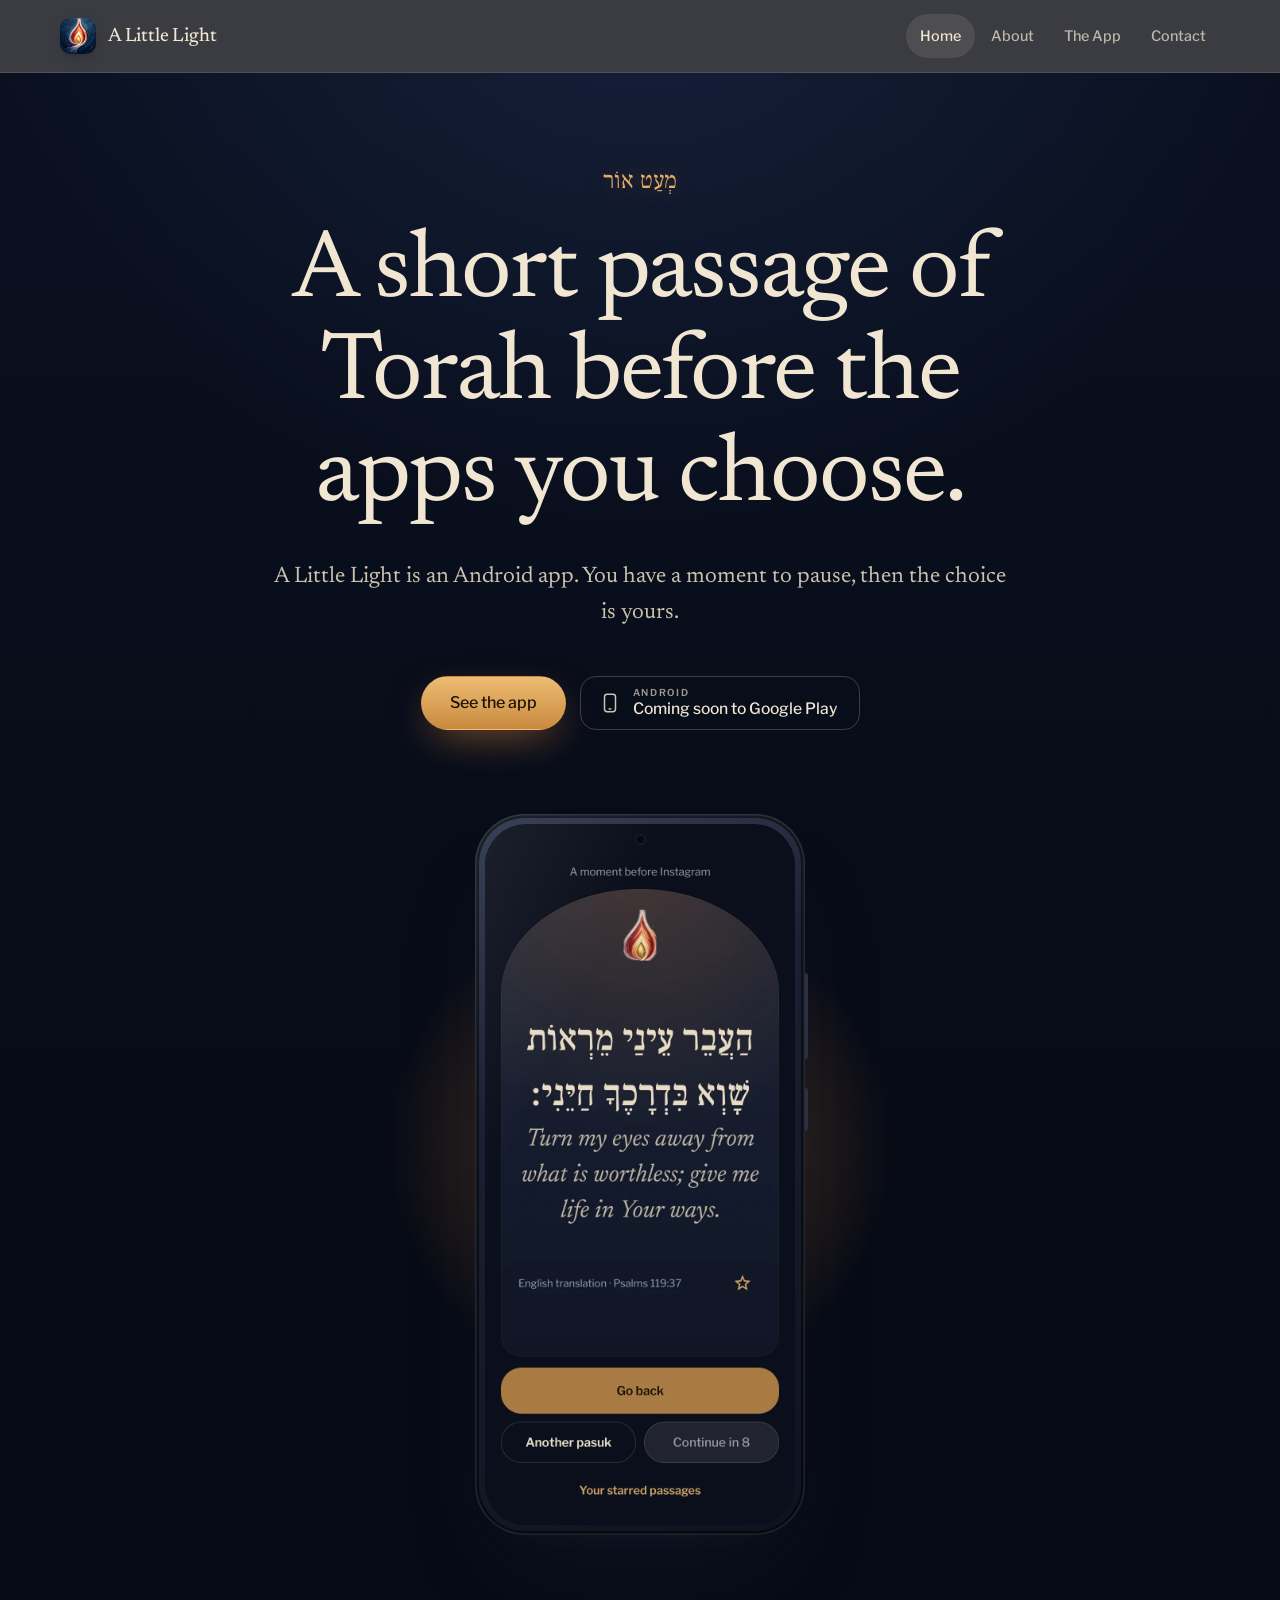
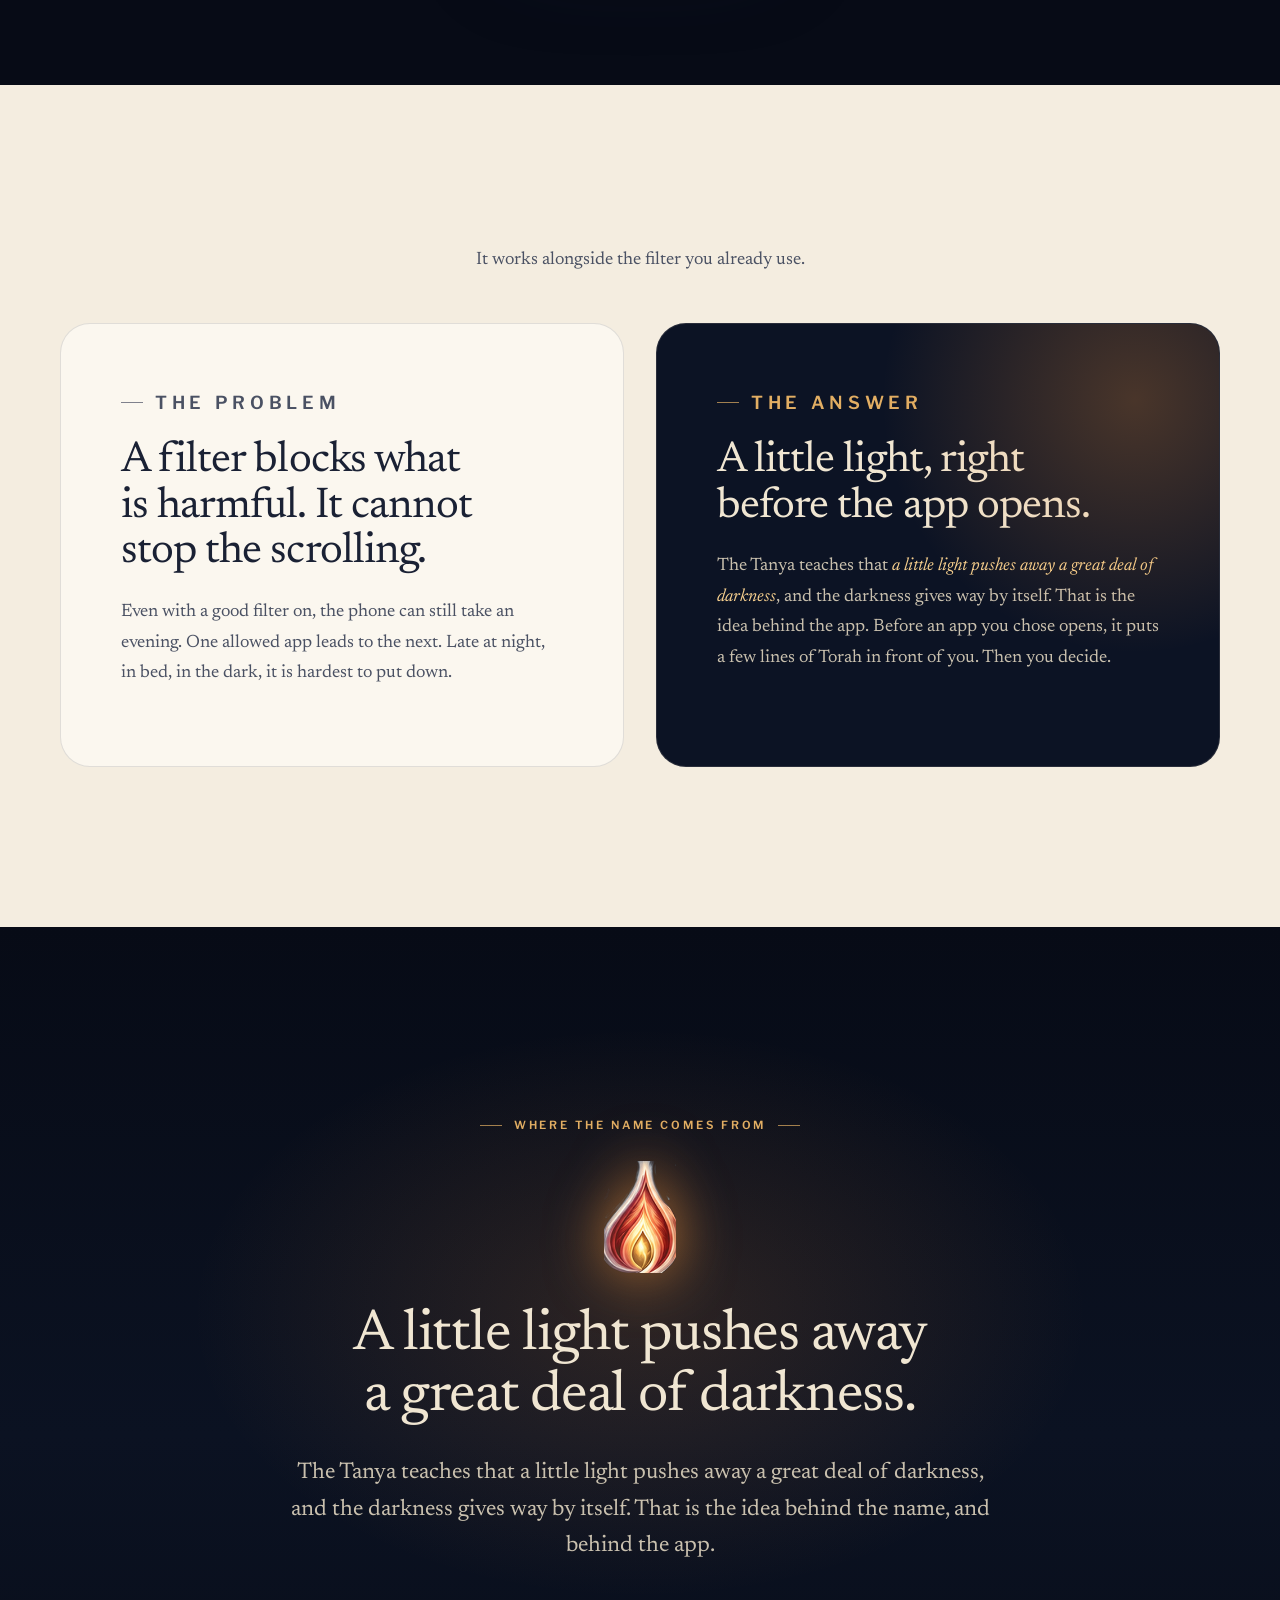
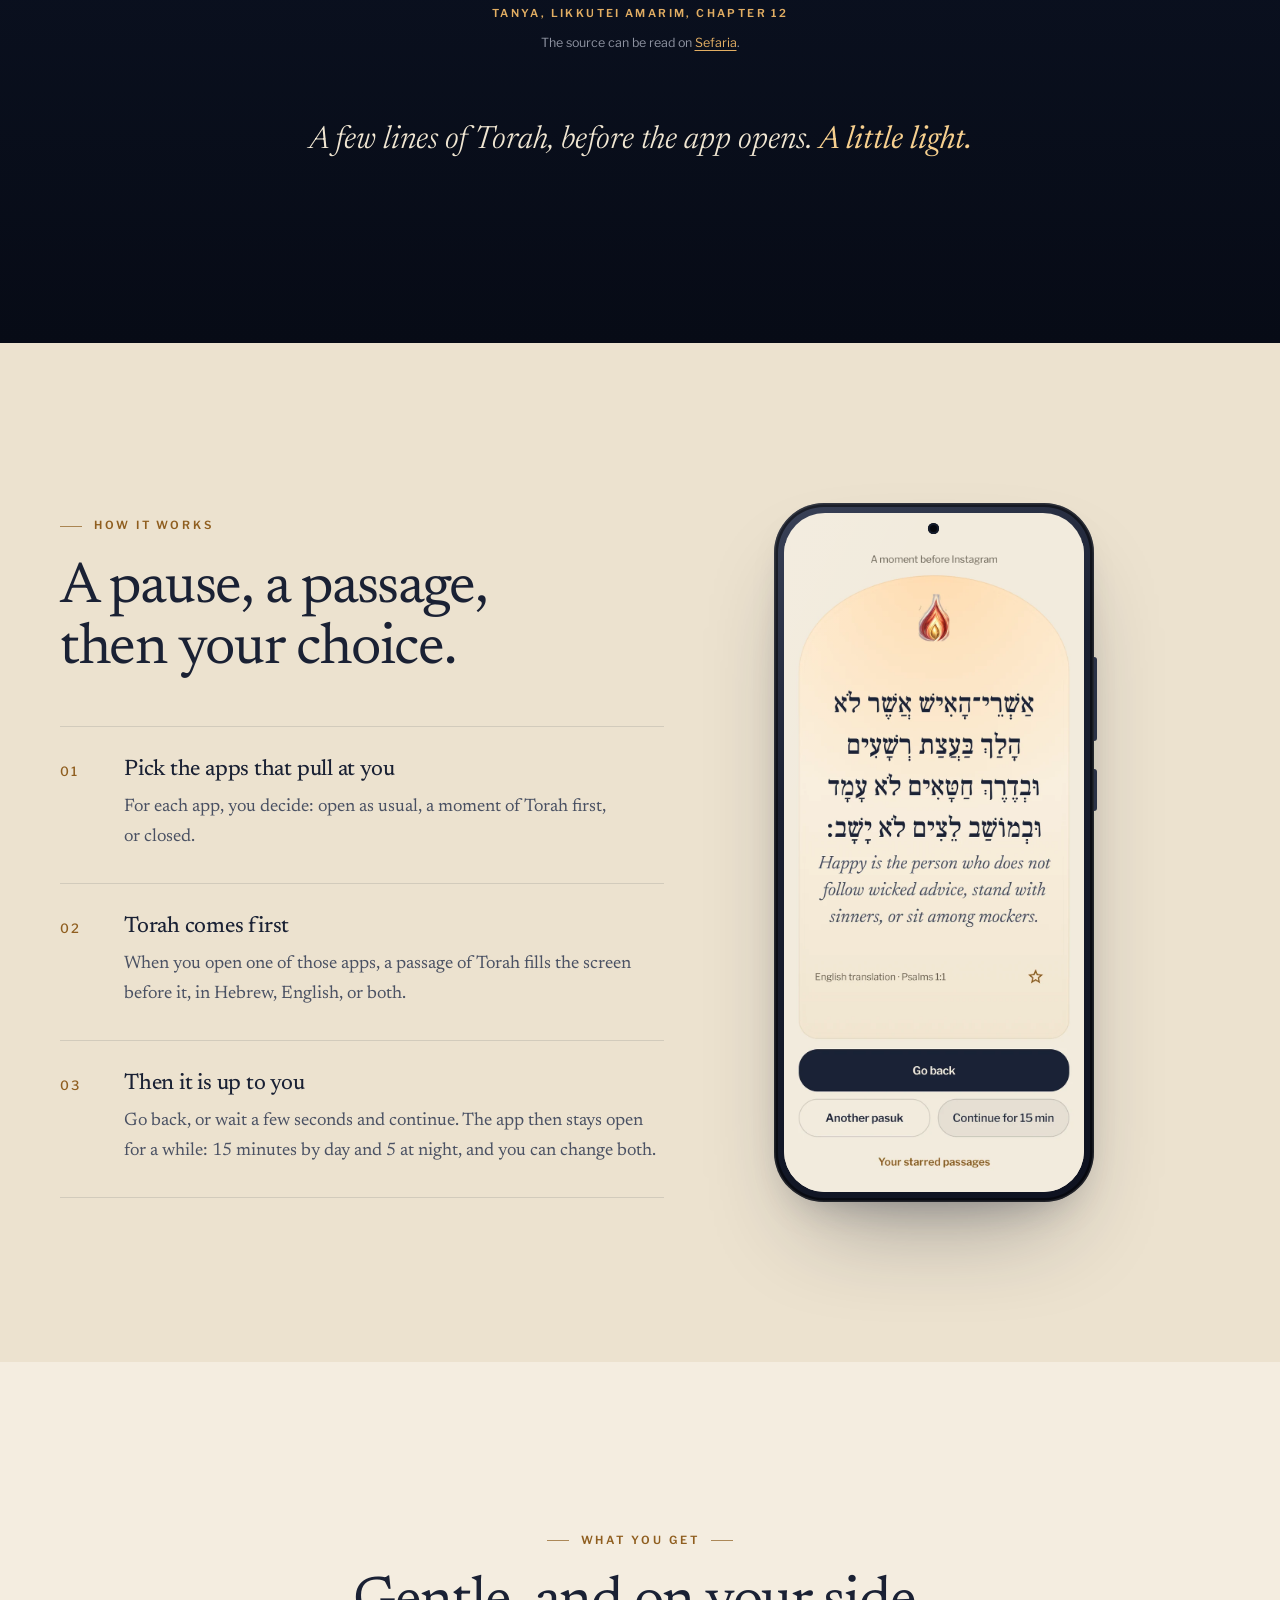
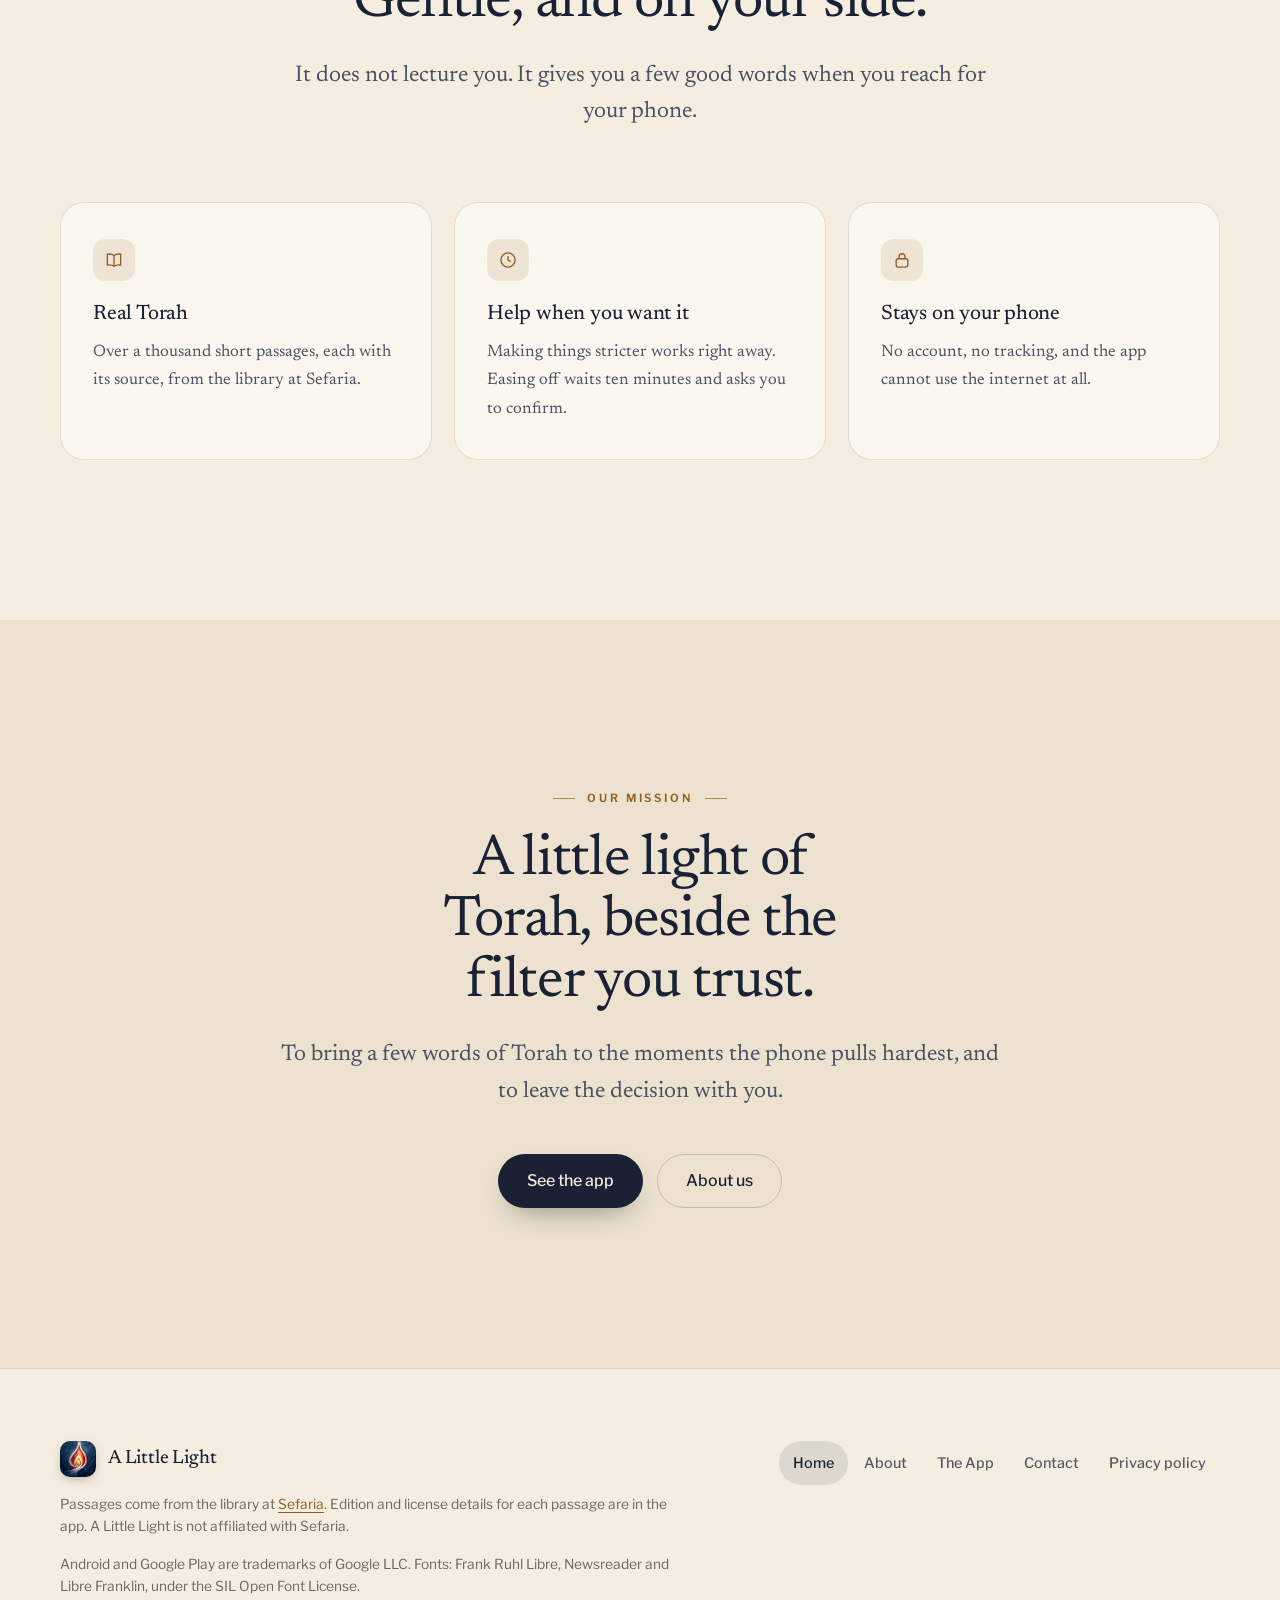
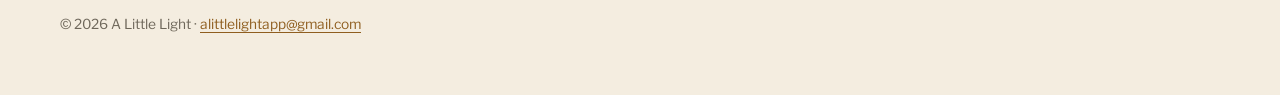
<file: index.html>
<!doctype html>
<html lang="en">
<head>
<meta charset="utf-8">
<meta name="viewport" content="width=device-width,initial-scale=1">
<title>A Little Light: a short passage of Torah before the apps you choose</title>
<meta name="description" content="An Android app that shows you a short passage of Torah before the apps you choose. Then the choice is yours.">
<meta name="theme-color" content="#F3ECDF" media="(prefers-color-scheme: light)">
<meta name="theme-color" content="#0A0F1C" media="(prefers-color-scheme: dark)">
<meta property="og:title" content="A Little Light: a short passage of Torah before the apps you choose">
<meta property="og:description" content="An Android app that shows you a short passage of Torah before the apps you choose. Then the choice is yours.">
<meta property="og:image" content="https://alittlelight.app/img/og.png">
<link rel="icon" type="image/png" sizes="32x32" href="img/favicon-32.png">
<link rel="apple-touch-icon" href="img/apple-touch-icon.png">
<link rel="preload" href="fonts/newsreader.woff2" as="font" type="font/woff2" crossorigin>
<link rel="stylesheet" href="styles.css">
</head>
<body>
<a class="skip" href="#main">Skip to the content</a>
<header class="top on-night">
  <div class="wrap bar">
    <a class="brand" href="index.html"><img src="img/app-icon.png" alt="" width="34" height="34">A Little Light</a>
    <nav aria-label="Main"><ul><li><a href="index.html" aria-current="page">Home</a></li><li><a href="about.html">About</a></li><li><a href="app.html">The App</a></li><li><a href="contact.html">Contact</a></li></ul></nav>
  </div>
</header>
<main id="main">

<section class="night hero" aria-labelledby="hero-title">
  <div class="wrap">
    <p class="he-name rise" lang="he" dir="rtl">מְעַט אוֹר</p>
    <h1 id="hero-title" class="rise d1">A short passage of Torah before the apps you choose.</h1>
    <p class="sub rise d2">A Little Light is an Android app. You have a moment to pause, then the choice is yours.</p>
    <div class="cta rise d3">
      <a class="btn solid" href="app.html">See the app</a>
      <div class="soon" role="note" aria-label="Coming soon to Google Play"><svg viewBox="0 0 24 24" fill="none" stroke="currentColor" stroke-width="1.6" aria-hidden="true"><rect x="6" y="2.5" width="12" height="19" rx="3"/><path d="M10.5 18.5h3"/></svg><span><small>Android</small>Coming soon to Google Play</span></div>
    </div>
    <div class="stage rise d4">
      <div class="halo" aria-hidden="true"></div>
      <div class="device dark"><div class="screen"><img src="img/pause-dark.webp" alt="A Little Light at night: a softly lit arch with a flame and Psalms 119:37 in Hebrew and English, with the buttons Go back, Another pasuk, and Continue in 8." width="780" height="1688" fetchpriority="high"></div></div>
    </div>
  </div>
</section>

<section aria-label="The problem and the answer">
  <div class="wrap">
    <p class="center" style="margin:0 0 48px;color:var(--ink2);font-size:1.12rem">It works alongside the filter you already use.</p>
    <div class="pa">
    <article class="problem">
      <p class="eyebrow">The problem</p>
      <h2>A filter blocks what is harmful. It cannot stop the scrolling.</h2>
      <p>Even with a good filter on, the phone can still take an evening. One allowed app leads to the next. Late at night, in bed, in the dark, it is hardest to put down.</p>
    </article>
    <article class="answer">
      <p class="eyebrow">The answer</p>
      <h2>A little light, right before the app opens.</h2>
      <p>The Tanya teaches that <em>a little light pushes away a great deal of darkness</em>, and the darkness gives way by itself. That is the idea behind the app. Before an app you chose opens, it puts a few lines of Torah in front of you. Then you decide.</p>
    </article>
    </div>
  </div>
</section>

<section class="night passage" aria-labelledby="src-title">
  <div class="wrap">
    <div class="head center">
      <p class="eyebrow">Where the name comes from</p>
      <img class="flame" src="img/flame.png" alt="" width="128" height="199">
      <h2 id="src-title">A little light pushes away a great deal of darkness.</h2>
      <p class="lede">The Tanya teaches that a little light pushes away a great deal of darkness, and the darkness gives way by itself. That is the idea behind the name, and behind the app.</p>
      <p class="src">Tanya, Likkutei Amarim, chapter 12</p>
      <p class="credit">The source can be read on <a href="https://www.sefaria.org/Tanya%2C_Part_I%3B_Likkutei_Amarim.12.6">Sefaria</a>.</p>
    </div>
    <p class="tie">A few lines of Torah, before the app opens. <b>A little light.</b></p>
  </div>
</section>

<section class="band" aria-labelledby="how-title">
  <div class="wrap split">
    <div>
      <p class="eyebrow">How it works</p>
      <h2 id="how-title">A pause, a passage, then your choice.</h2>
      <ol class="steps">
        <li><div><h3>Pick the apps that pull at you</h3><p>For each app, you decide: open as usual, a moment of Torah first, or closed.</p></div></li>
        <li><div><h3>Torah comes first</h3><p>When you open one of those apps, a passage of Torah fills the screen before it, in Hebrew, English, or both.</p></div></li>
        <li><div><h3>Then it is up to you</h3><p>Go back, or wait a few seconds and continue. The app then stays open for a while: 15 minutes by day and 5 at night, and you can change both.</p></div></li>
      </ol>
    </div>
    <figure class="phone-col" style="margin:0">
      <div class="device light"><div class="screen"><picture><img src="img/pause-light.webp" alt="A passage from Psalms 1:1 in Hebrew and English, with the buttons Go back, Another pasuk, and Continue for 15 min." width="780" height="1688" loading="lazy" decoding="async"></picture></div></div>
    </figure>
  </div>
</section>

<section aria-labelledby="pr-title">
  <div class="wrap center">
    <p class="eyebrow">What you get</p>
    <h2 id="pr-title">Gentle, and on your side.</h2>
    <p class="lede" style="max-width:34em;margin-top:24px">It does not lecture you. It gives you a few good words when you reach for your phone.</p>
    <div class="trio">
      <div><div class="ic"><svg viewBox="0 0 24 24" fill="none" stroke="currentColor" stroke-width="1.6" aria-hidden="true"><path d="M12 6.5C10 5 7 4.5 4 5v13c3-.5 6 0 8 1.5 2-1.5 5-2 8-1.5V5c-3-.5-6 0-8 1.5z"/><path d="M12 6.5v13"/></svg></div><h3>Real Torah</h3><p>Over a thousand short passages, each with its source, from the library at Sefaria.</p></div>
      <div><div class="ic"><svg viewBox="0 0 24 24" fill="none" stroke="currentColor" stroke-width="1.6" aria-hidden="true"><circle cx="12" cy="12" r="8.5"/><path d="M12 7.5V12l3 2"/></svg></div><h3>Help when you want it</h3><p>Making things stricter works right away. Easing off waits ten minutes and asks you to confirm.</p></div>
      <div><div class="ic"><svg viewBox="0 0 24 24" fill="none" stroke="currentColor" stroke-width="1.6" aria-hidden="true"><rect x="5" y="10.5" width="14" height="10" rx="2.5"/><path d="M8.5 10.5V8a3.5 3.5 0 0 1 7 0v2.5"/></svg></div><h3>Stays on your phone</h3><p>No account, no tracking, and the app cannot use the internet at all.</p></div>
    </div>
  </div>
</section>

<section class="band closing" aria-labelledby="mission-title">
  <div class="wrap center">
    <p class="eyebrow" style="justify-content:center">Our mission</p>
    <h2 id="mission-title">A little light of Torah, beside the filter you trust.</h2>
    <p class="lede">To bring a few words of Torah to the moments the phone pulls hardest, and to leave the decision with you.</p>
    <div class="cta"><a class="btn solid" href="app.html">See the app</a><a class="btn" href="about.html">About us</a></div>
  </div>
</section>

</main>
<footer>
  <div class="wrap foot">
    <div>
      <a class="brand" href="index.html"><img src="img/app-icon.png" alt="" width="34" height="34">A Little Light</a>
      <p class="small">Passages come from the library at <a href="https://www.sefaria.org">Sefaria</a>. Edition and license details for each passage are in the app. A Little Light is not affiliated with Sefaria.</p>
      <p class="small">Android and Google Play are trademarks of Google LLC. Fonts: Frank Ruhl Libre, Newsreader and Libre Franklin, under the SIL Open Font License.</p>
      <p class="small">&copy; 2026 A Little Light &middot; <a href="mailto:alittlelightapp@gmail.com">alittlelightapp@gmail.com</a></p>
    </div>
    <nav aria-label="Footer"><ul><li><a href="index.html" aria-current="page">Home</a></li><li><a href="about.html">About</a></li><li><a href="app.html">The App</a></li><li><a href="contact.html">Contact</a></li><li><a href="privacy.html">Privacy policy</a></li></ul></nav>
  </div>
</footer>
</body>
</html>
</file>
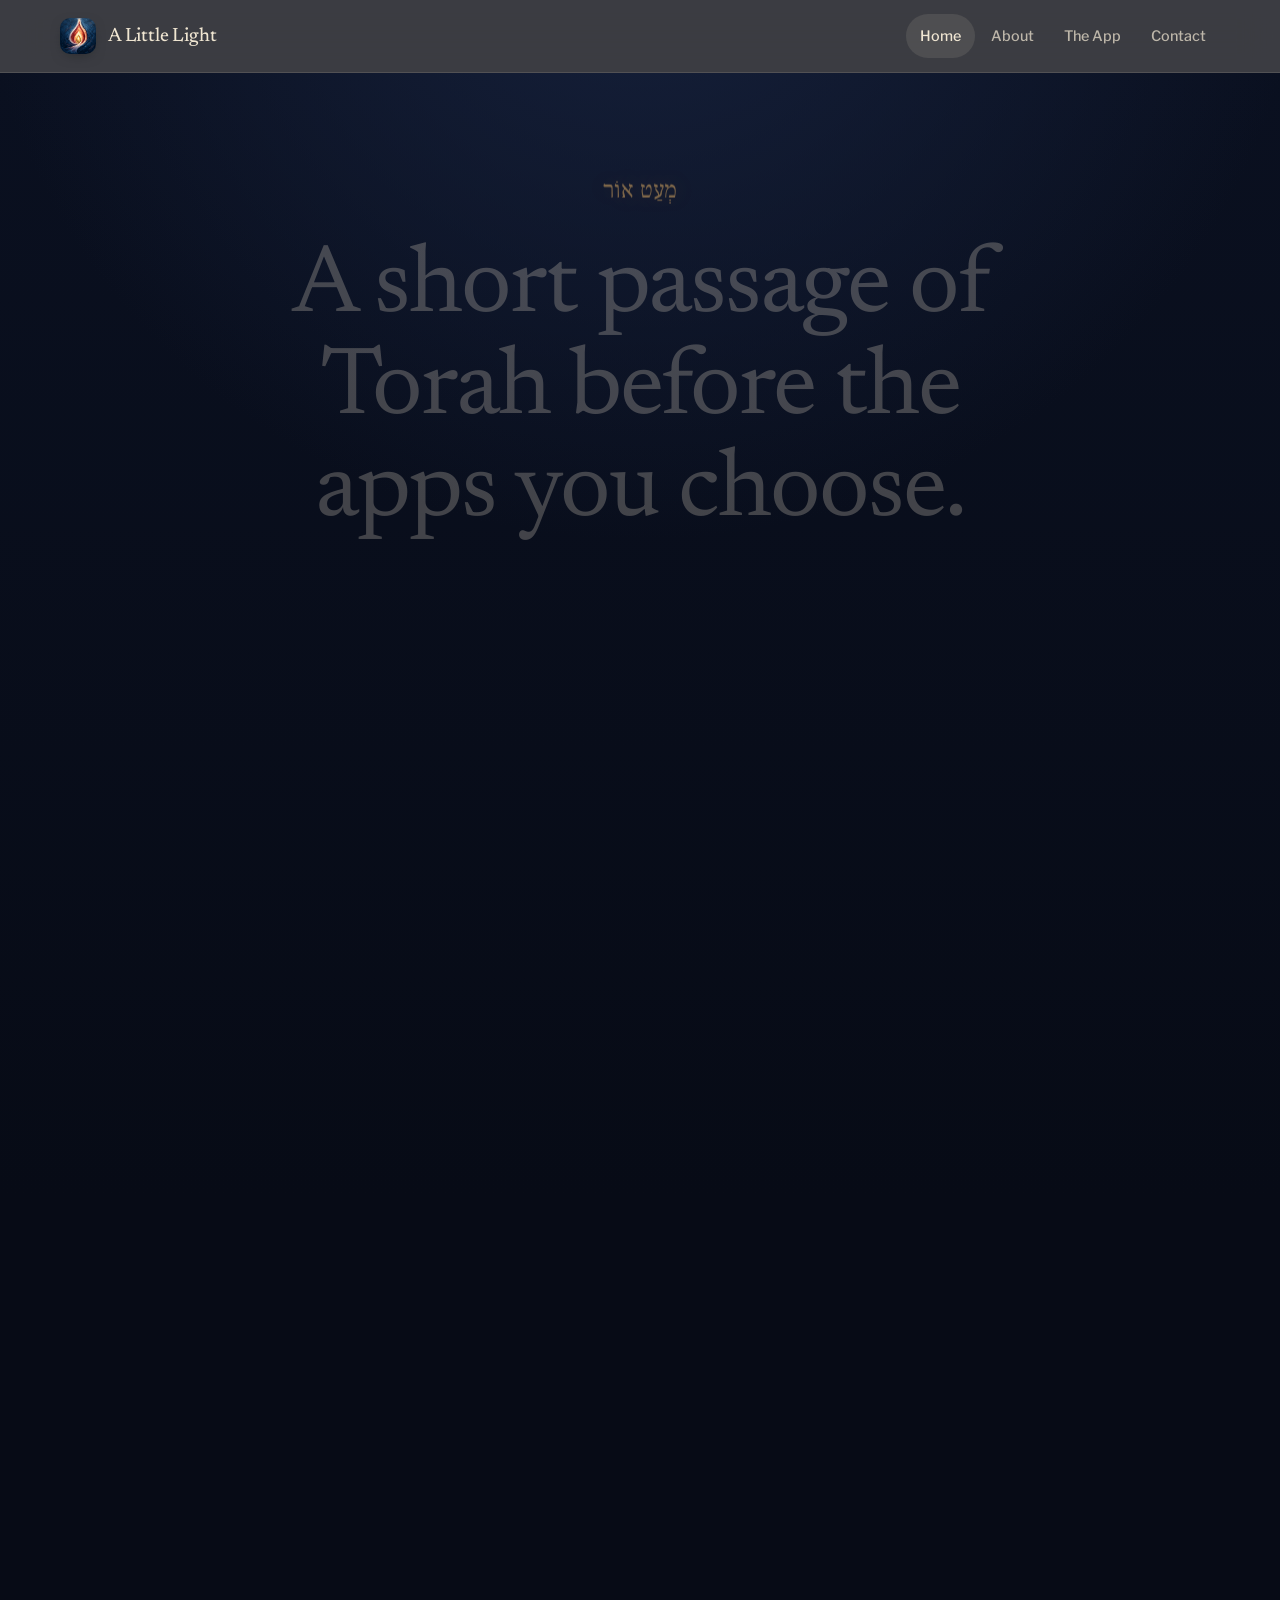
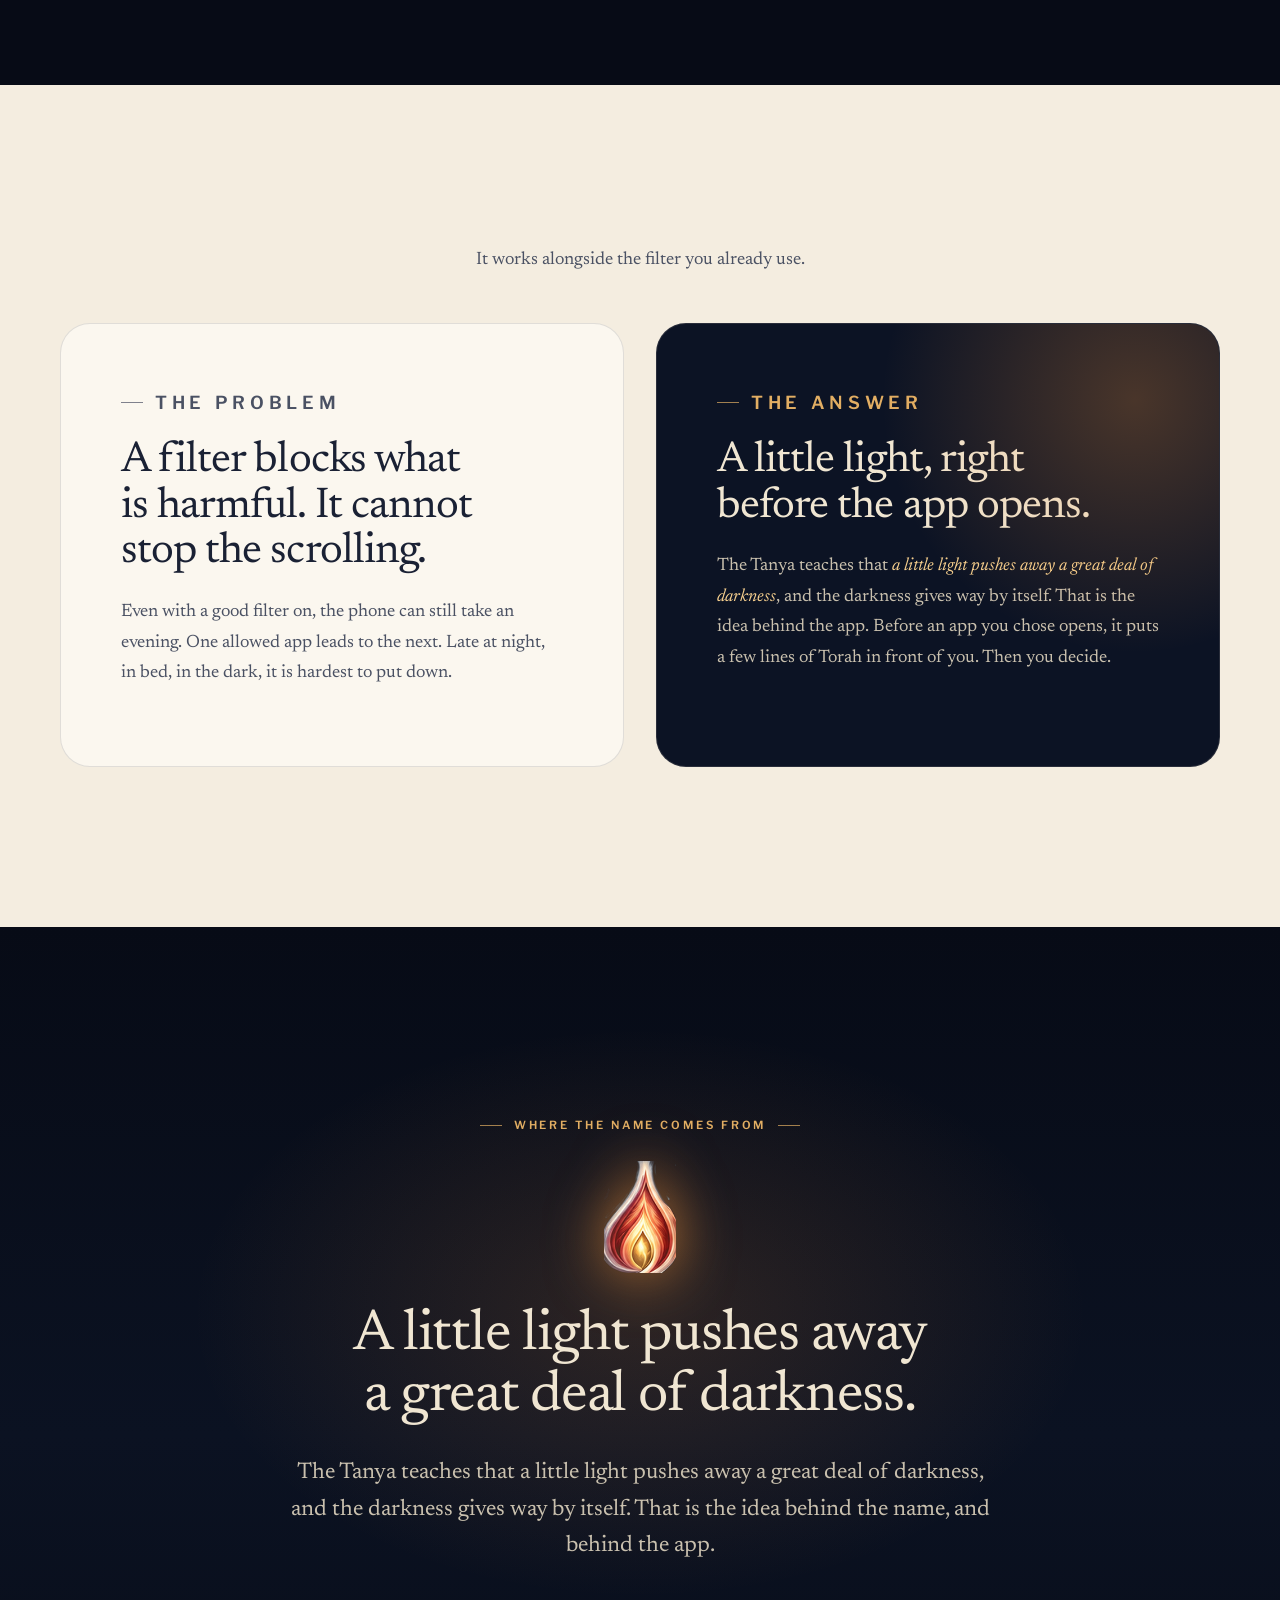
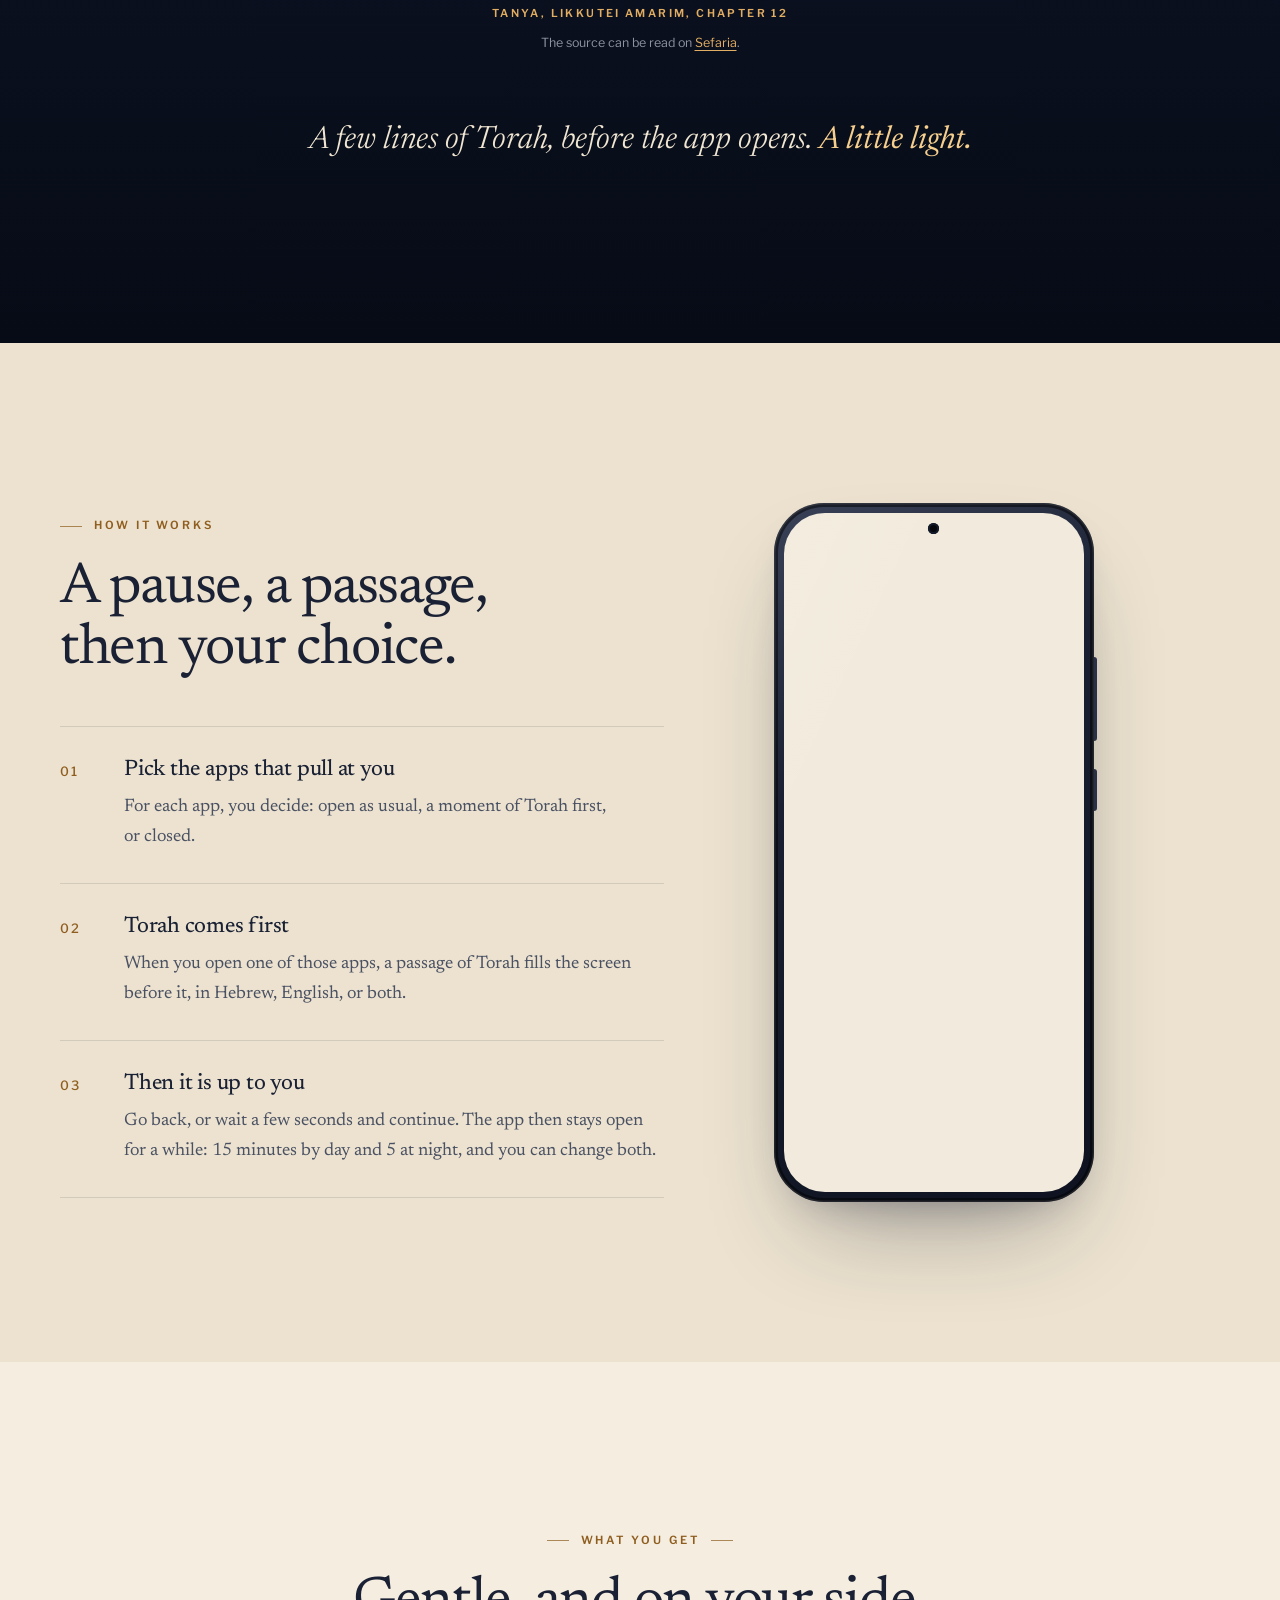
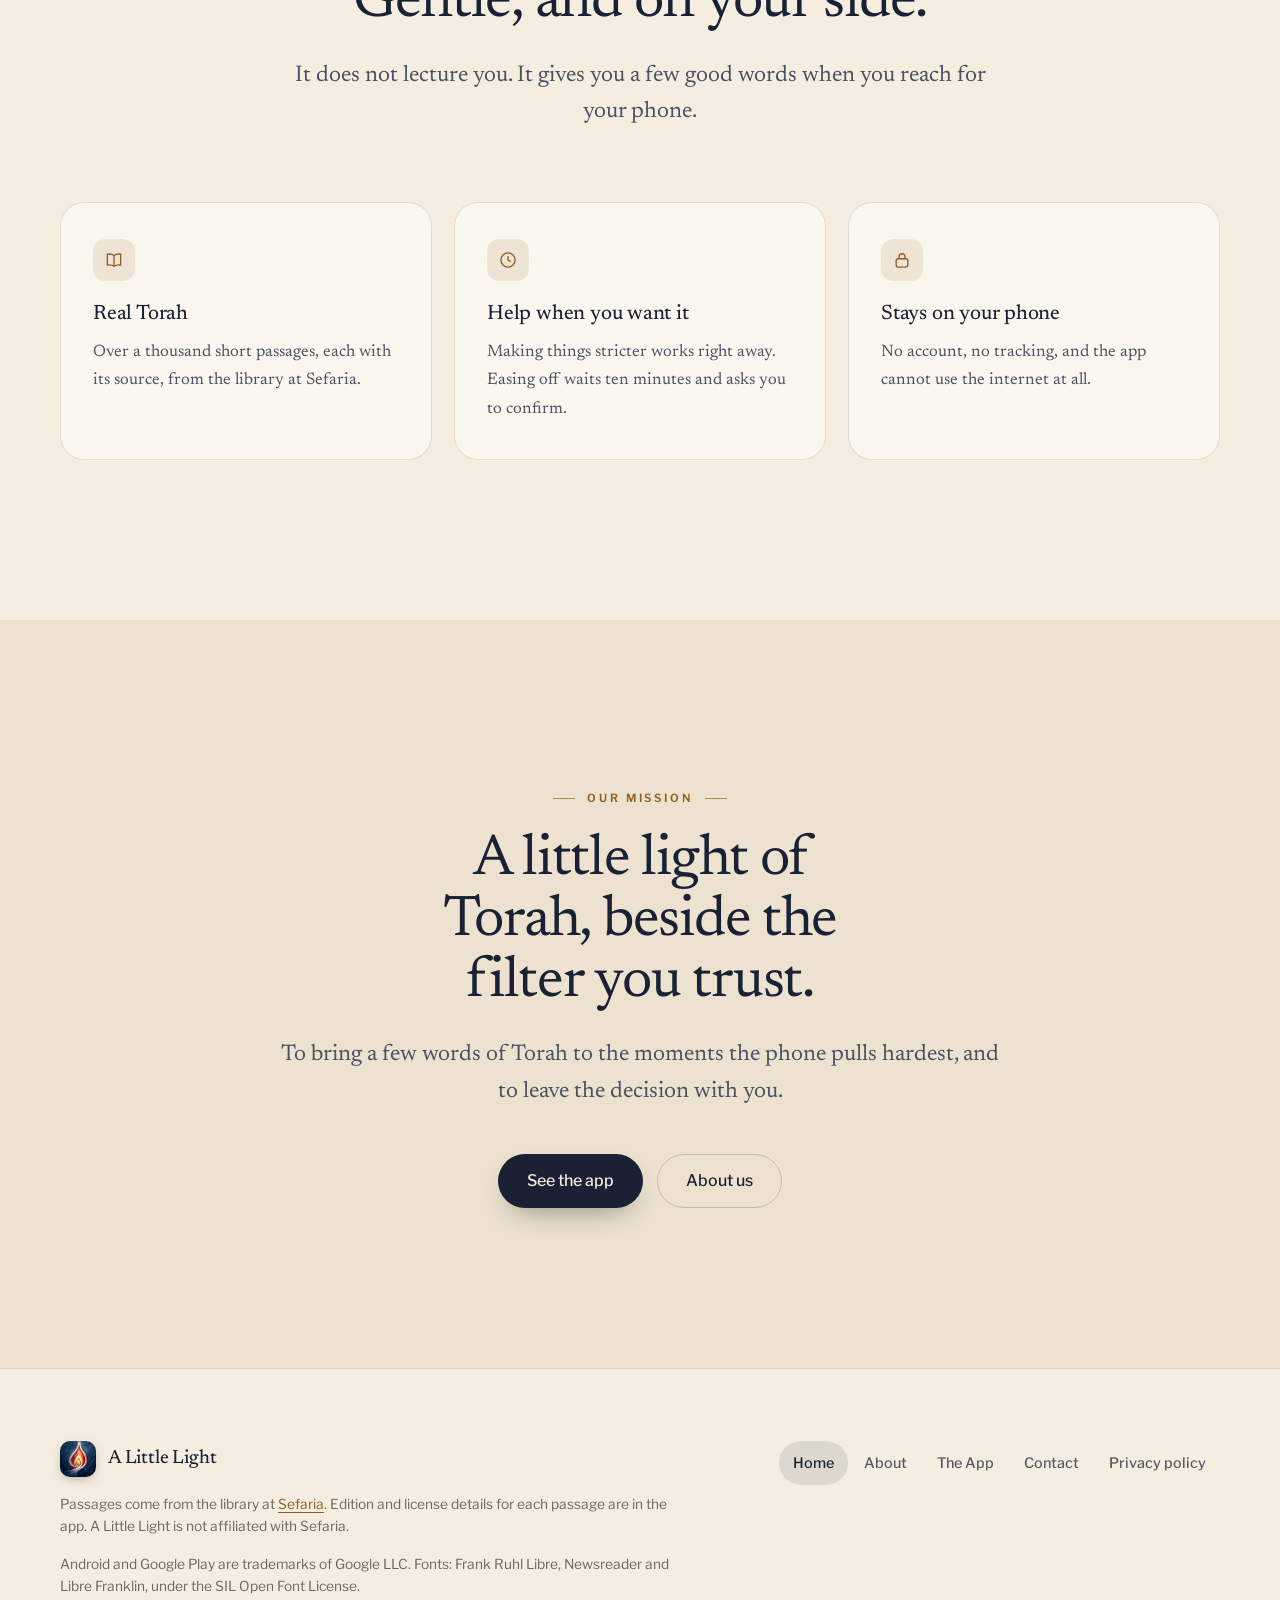
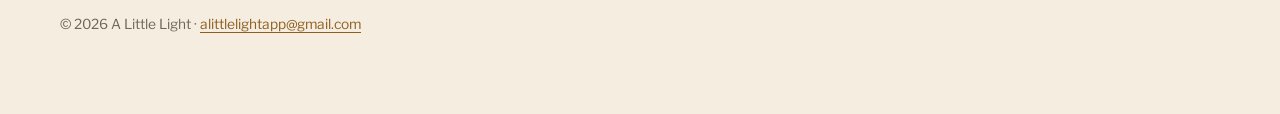
<file: preview/index.html>
<!doctype html>
<html lang="en">
<head>
<meta charset="utf-8">
<meta http-equiv="refresh" content="0;url=../index.html">
<link rel="canonical" href="../index.html">
<title>A Little Light</title>
</head>
<body>
<p>This preview is now the live site. <a href="../index.html">Continue to A Little Light</a>.</p>
</body>
</html>
</file>
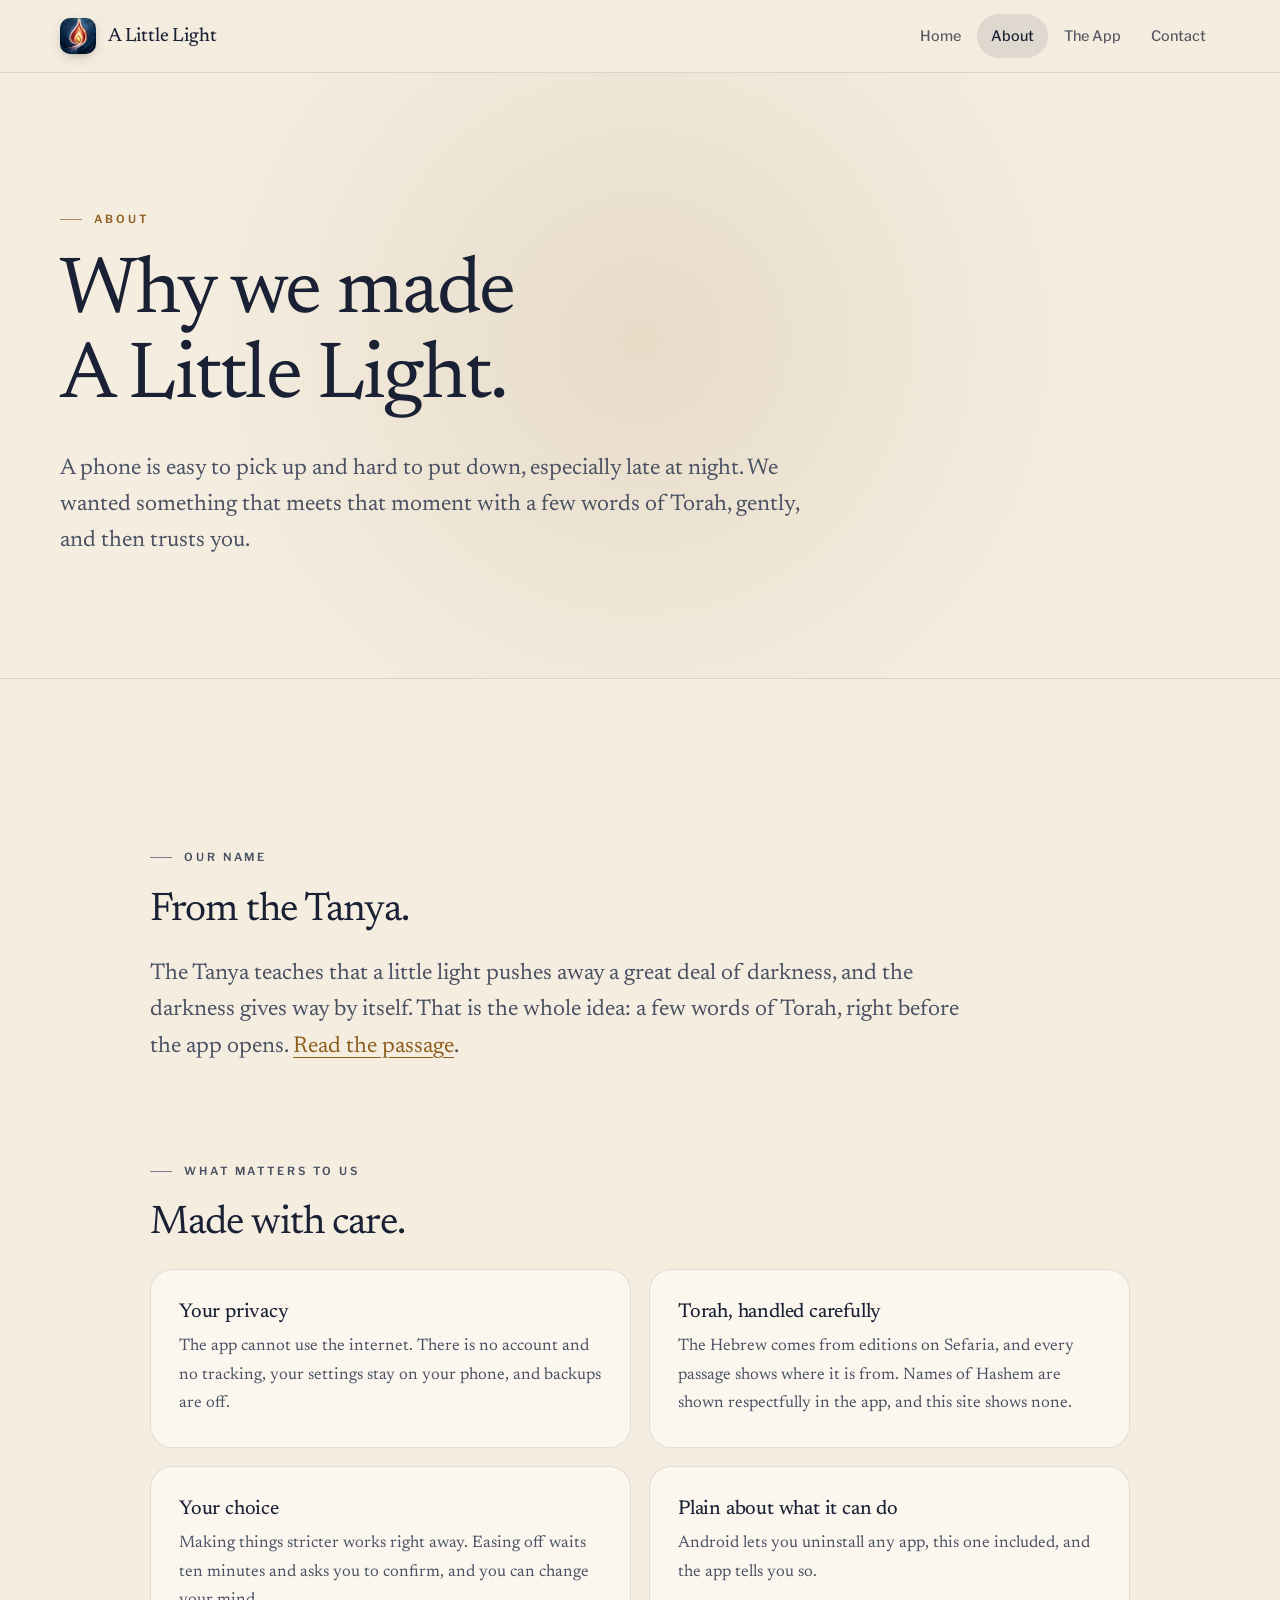
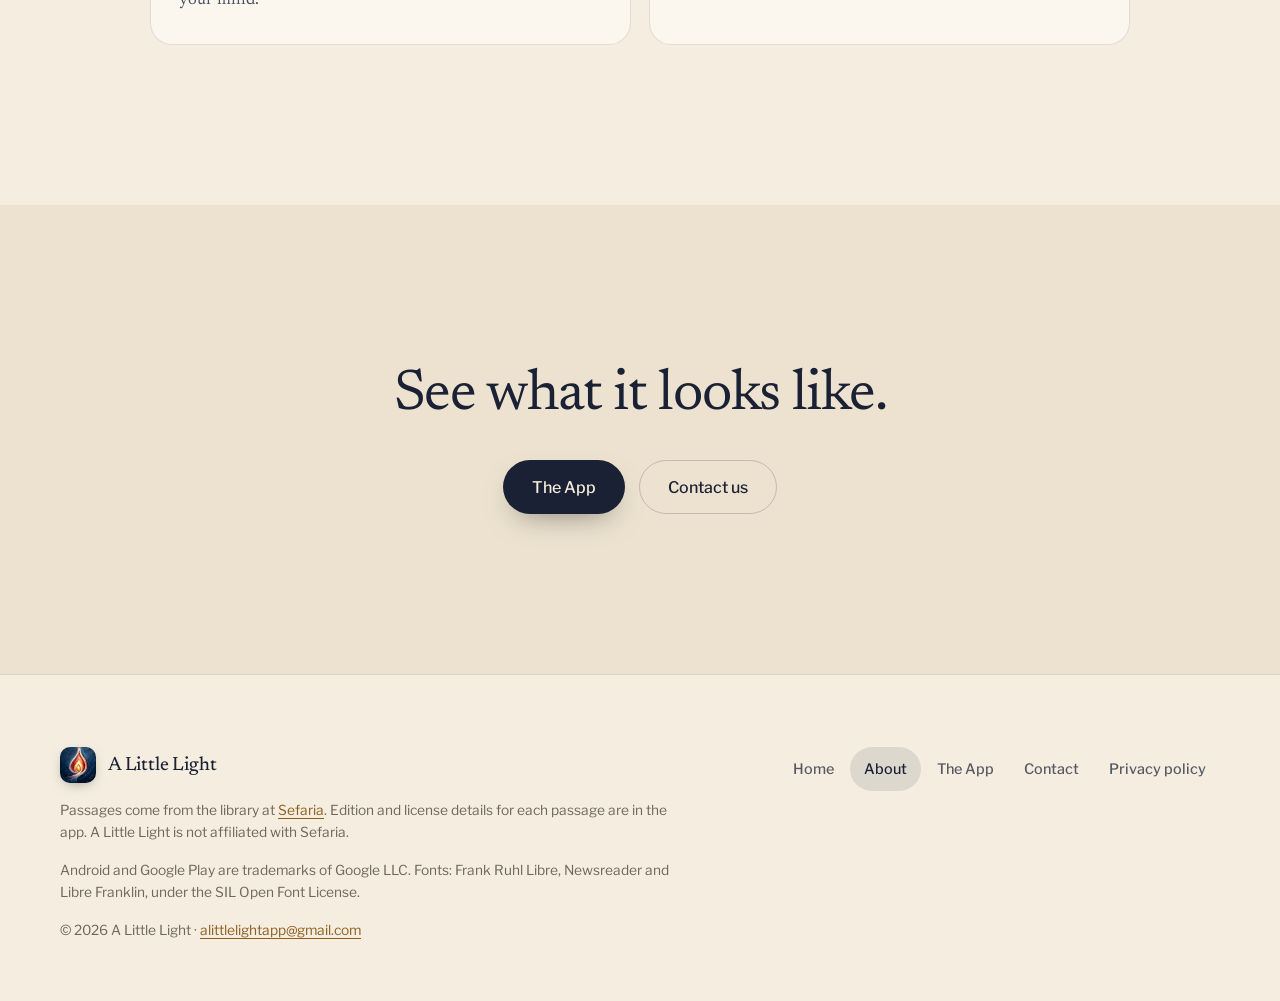
<file: about.html>
<!doctype html>
<html lang="en">
<head>
<meta charset="utf-8">
<meta name="viewport" content="width=device-width,initial-scale=1">
<title>About A Little Light</title>
<meta name="description" content="Why we made A Little Light, and what matters to us.">
<meta name="theme-color" content="#F3ECDF" media="(prefers-color-scheme: light)">
<meta name="theme-color" content="#0A0F1C" media="(prefers-color-scheme: dark)">
<meta property="og:title" content="About A Little Light">
<meta property="og:description" content="Why we made A Little Light, and what matters to us.">
<meta property="og:image" content="https://alittlelight.app/img/og.png">
<link rel="icon" type="image/png" sizes="32x32" href="img/favicon-32.png">
<link rel="apple-touch-icon" href="img/apple-touch-icon.png">
<link rel="preload" href="fonts/newsreader.woff2" as="font" type="font/woff2" crossorigin>
<link rel="stylesheet" href="styles.css">
</head>
<body>
<a class="skip" href="#main">Skip to the content</a>
<header class="top">
  <div class="wrap bar">
    <a class="brand" href="index.html"><img src="img/app-icon.png" alt="" width="34" height="34">A Little Light</a>
    <nav aria-label="Main"><ul><li><a href="index.html">Home</a></li><li><a href="about.html" aria-current="page">About</a></li><li><a href="app.html">The App</a></li><li><a href="contact.html">Contact</a></li></ul></nav>
  </div>
</header>
<main id="main">

<section class="pagehead" aria-labelledby="t">
  <div class="wrap">
    <p class="eyebrow">About</p>
    <h1 id="t">Why we made A Little Light.</h1>
    <p class="lede">A phone is easy to pick up and hard to put down, especially late at night. We wanted something that meets that moment with a few words of Torah, gently, and then trusts you.</p>
  </div>
</section>
<hr class="rule">
<section class="prose" aria-label="What matters to us">
  <div class="wrap" style="max-width:980px">
    <div class="block" style="margin-bottom:88px">
      <p class="eyebrow">Our name</p>
      <h2>From the Tanya.</h2>
      <p class="lede" style="max-width:36em">The Tanya teaches that a little light pushes away a great deal of darkness, and the darkness gives way by itself. That is the whole idea: a few words of Torah, right before the app opens. <a href="index.html#src-title">Read the passage</a>.</p>
    </div>
    <div class="block">
      <p class="eyebrow">What matters to us</p>
      <h2>Made with care.</h2>
      <div class="values">
      <div><h3>Your privacy</h3>
      <p>The app cannot use the internet. There is no account and no tracking, your settings stay on your phone, and backups are off.</p></div>
      <div><h3>Torah, handled carefully</h3>
      <p>The Hebrew comes from editions on Sefaria, and every passage shows where it is from. Names of Hashem are shown respectfully in the app, and this site shows none.</p></div>
      <div><h3>Your choice</h3>
      <p>Making things stricter works right away. Easing off waits ten minutes and asks you to confirm, and you can change your mind.</p></div>
      <div><h3>Plain about what it can do</h3>
      <p>Android lets you uninstall any app, this one included, and the app tells you so.</p></div>
      </div>
    </div>
  </div>
</section>
<section class="band dl" aria-label="Next">
  <div class="narrow">
    <h2>See what it looks like.</h2>
    <div style="margin-top:34px;display:flex;gap:14px;justify-content:center;flex-wrap:wrap"><a class="btn solid" href="app.html">The App</a><a class="btn" href="contact.html">Contact us</a></div>
  </div>
</section>

</main>
<footer>
  <div class="wrap foot">
    <div>
      <a class="brand" href="index.html"><img src="img/app-icon.png" alt="" width="34" height="34">A Little Light</a>
      <p class="small">Passages come from the library at <a href="https://www.sefaria.org">Sefaria</a>. Edition and license details for each passage are in the app. A Little Light is not affiliated with Sefaria.</p>
      <p class="small">Android and Google Play are trademarks of Google LLC. Fonts: Frank Ruhl Libre, Newsreader and Libre Franklin, under the SIL Open Font License.</p>
      <p class="small">&copy; 2026 A Little Light &middot; <a href="mailto:alittlelightapp@gmail.com">alittlelightapp@gmail.com</a></p>
    </div>
    <nav aria-label="Footer"><ul><li><a href="index.html">Home</a></li><li><a href="about.html" aria-current="page">About</a></li><li><a href="app.html">The App</a></li><li><a href="contact.html">Contact</a></li><li><a href="privacy.html">Privacy policy</a></li></ul></nav>
  </div>
</footer>
</body>
</html>
</file>
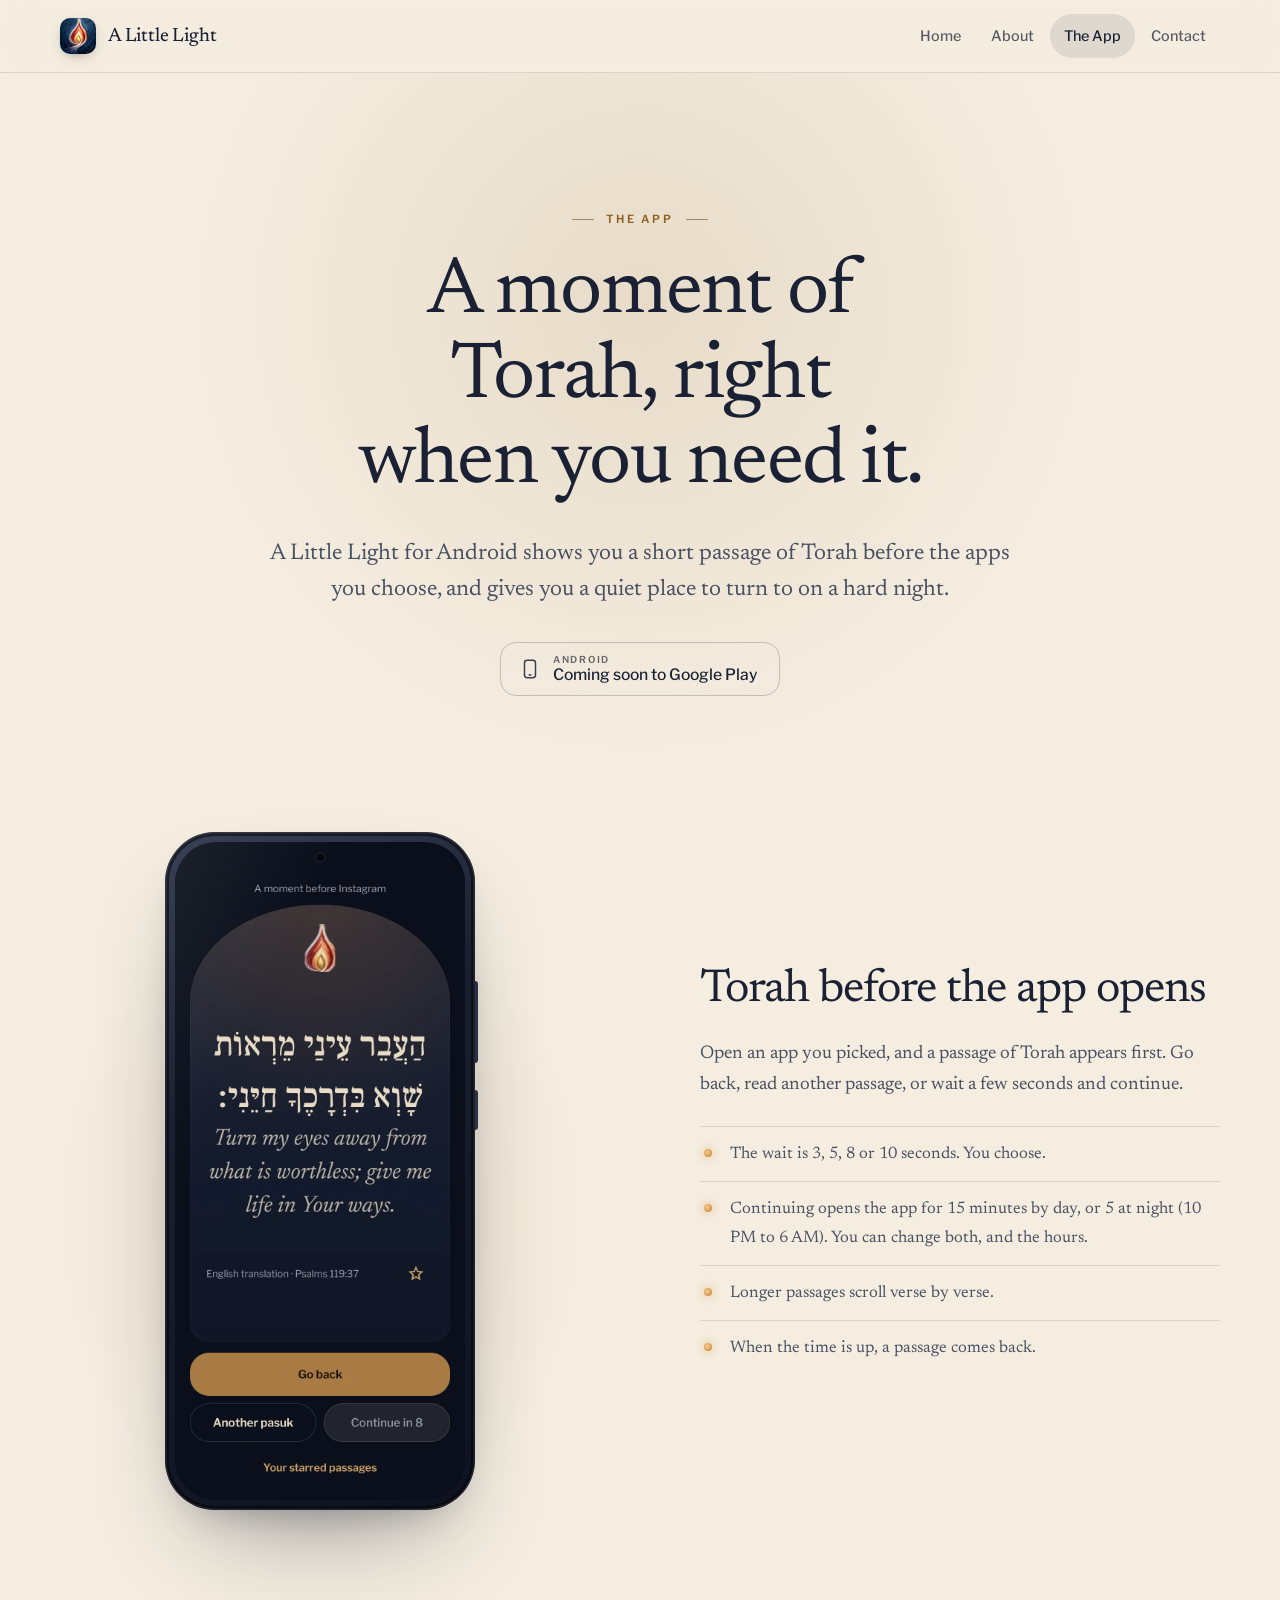
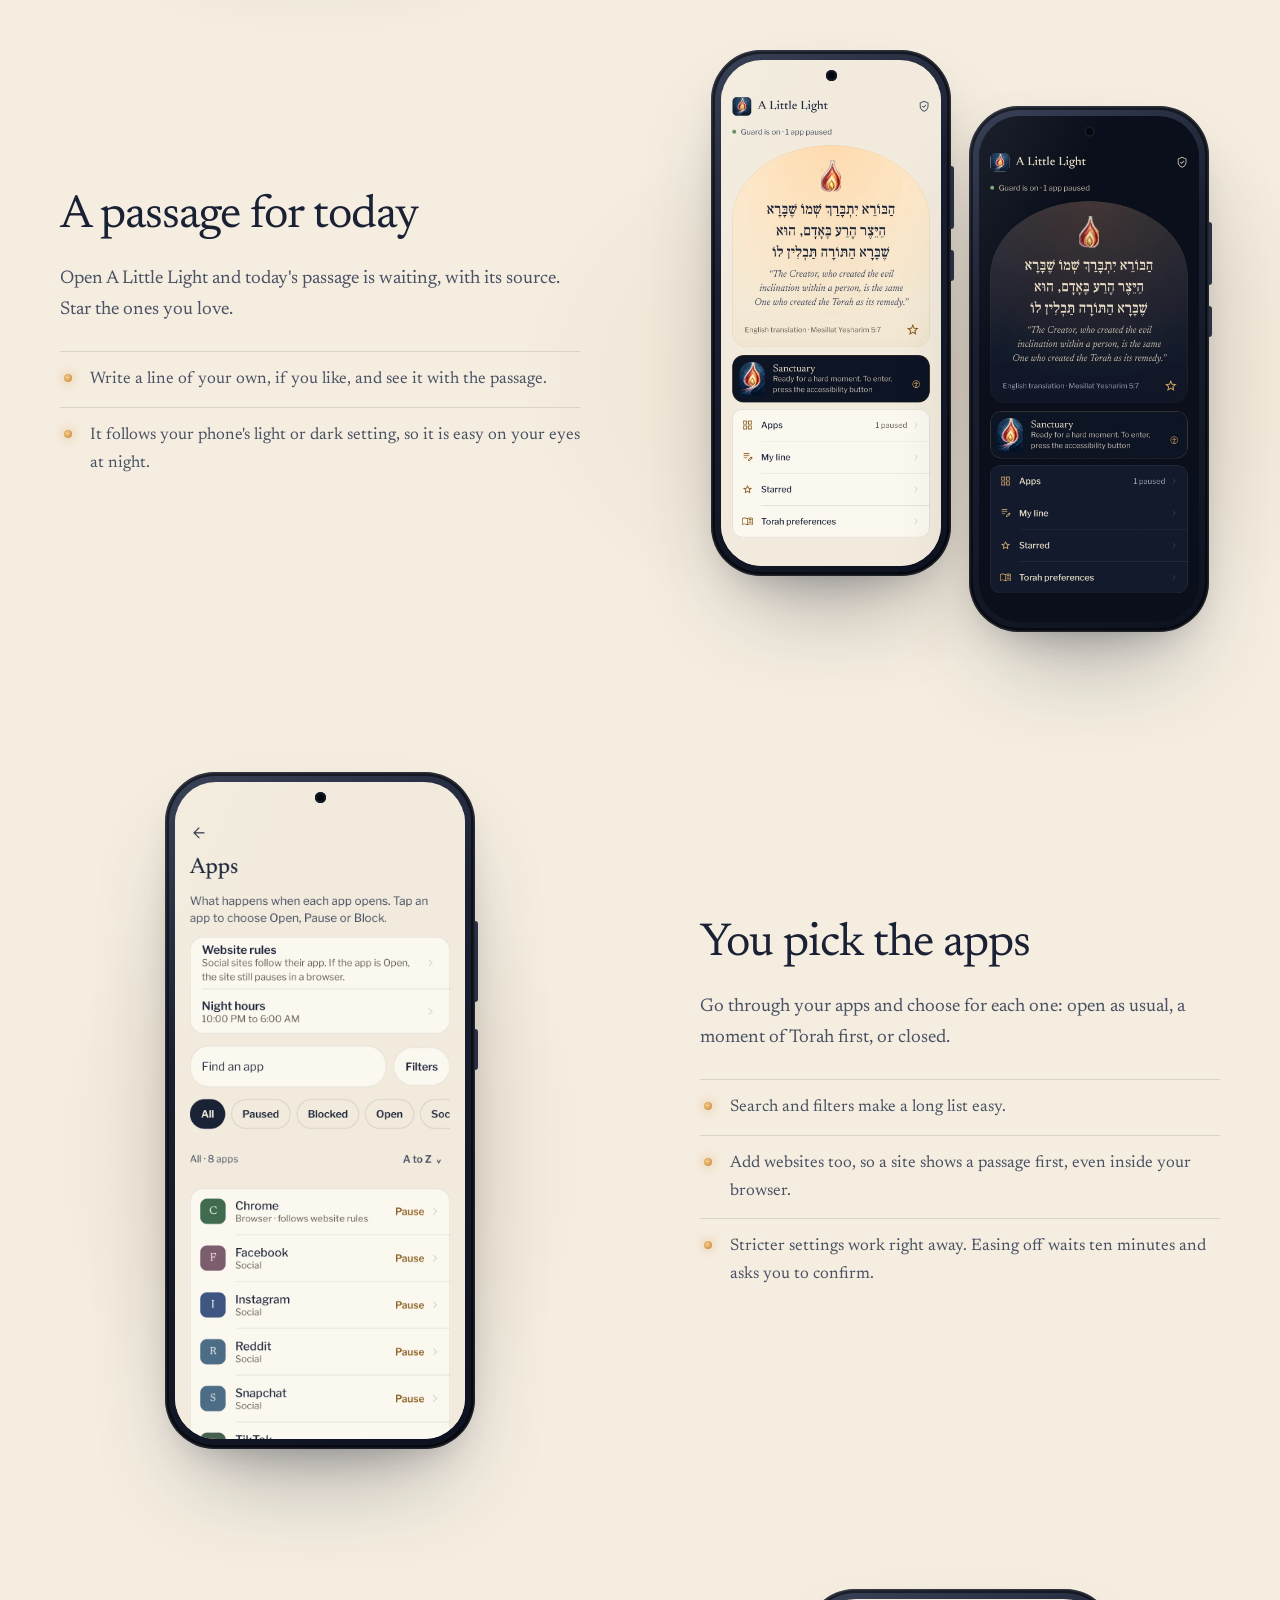
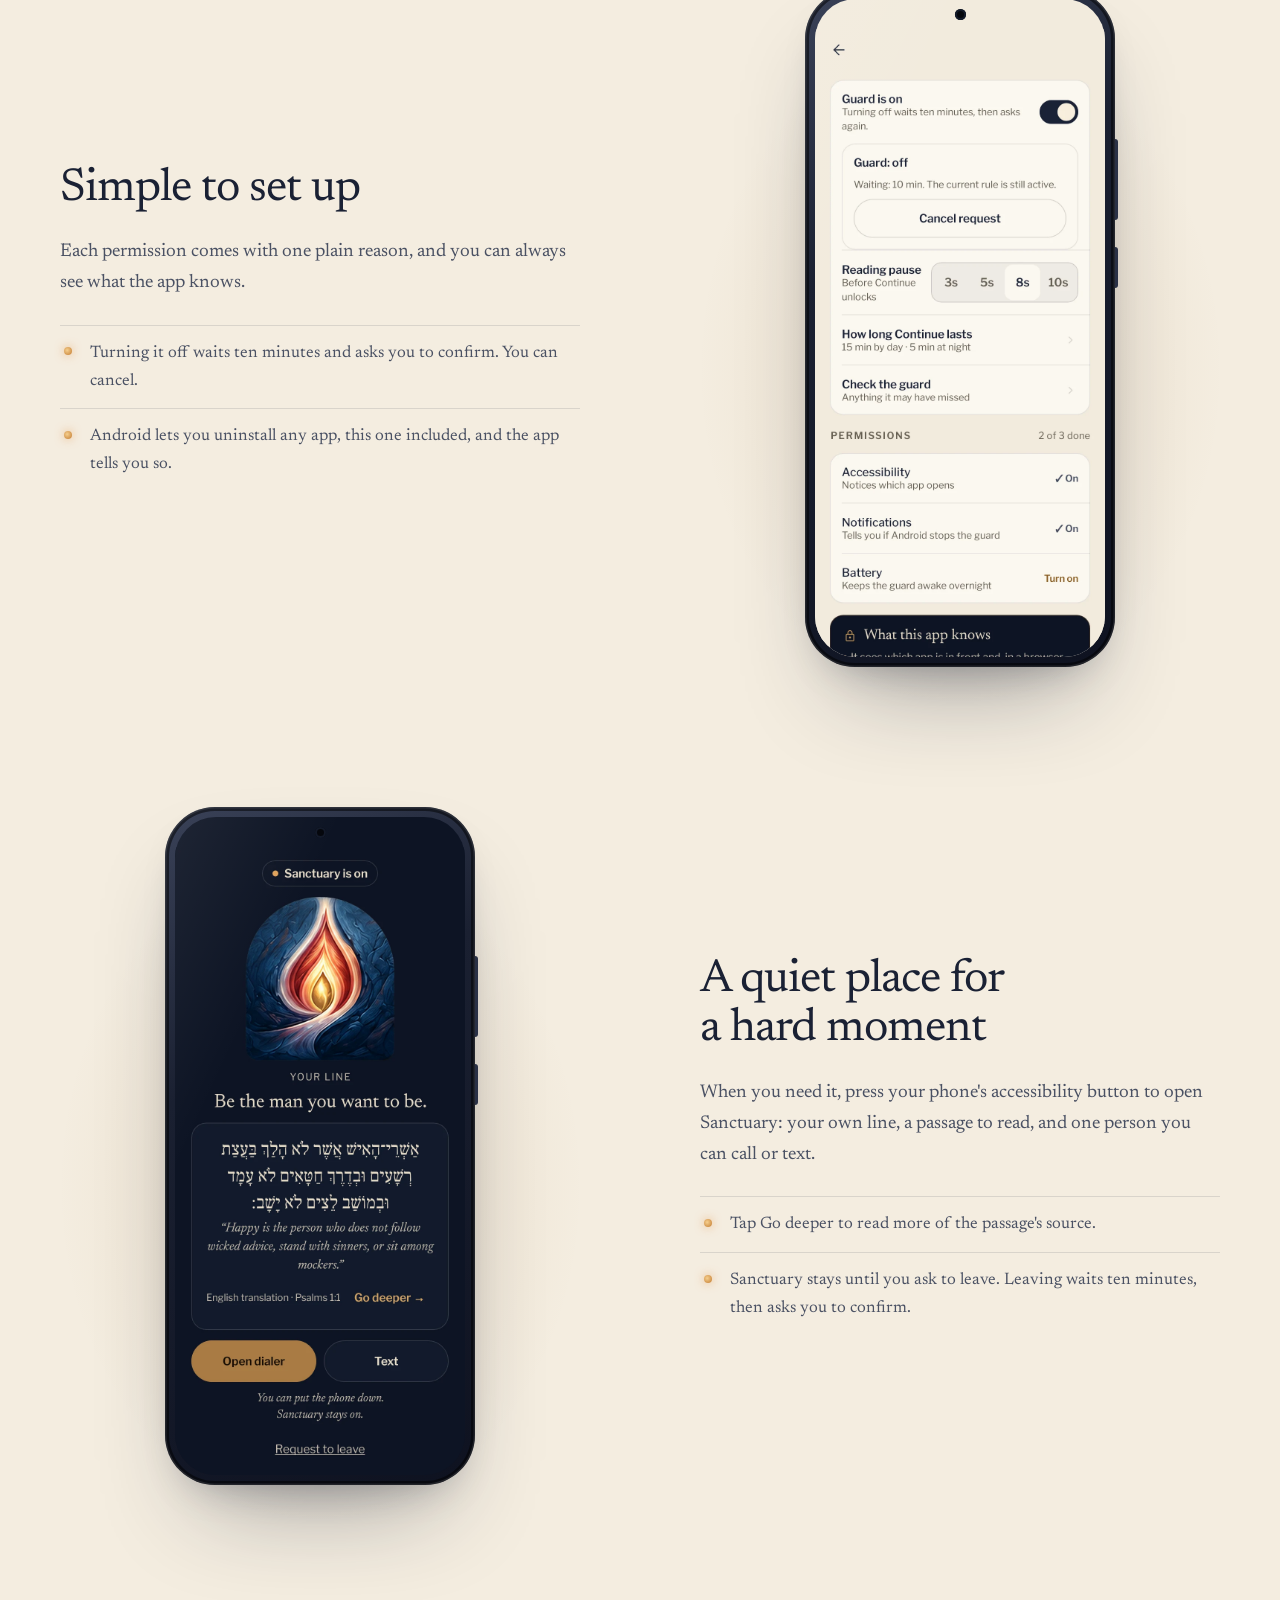
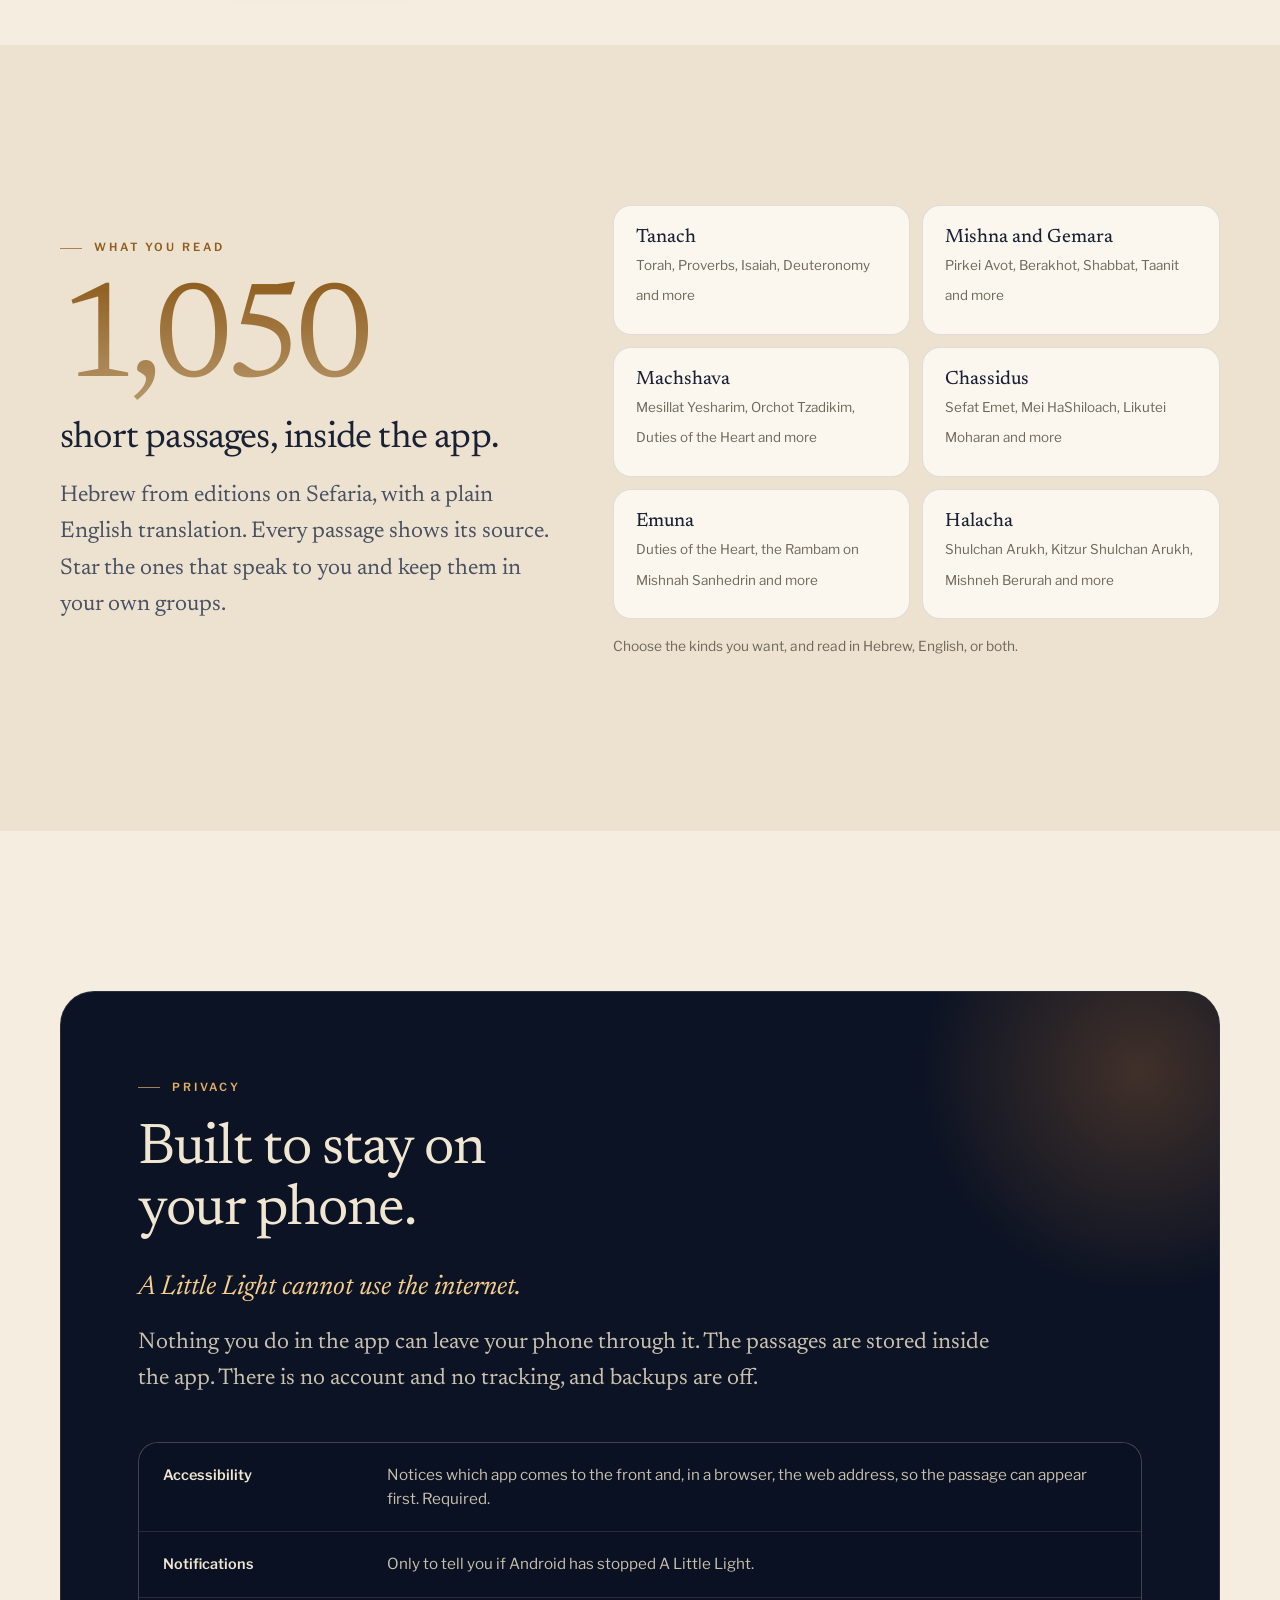
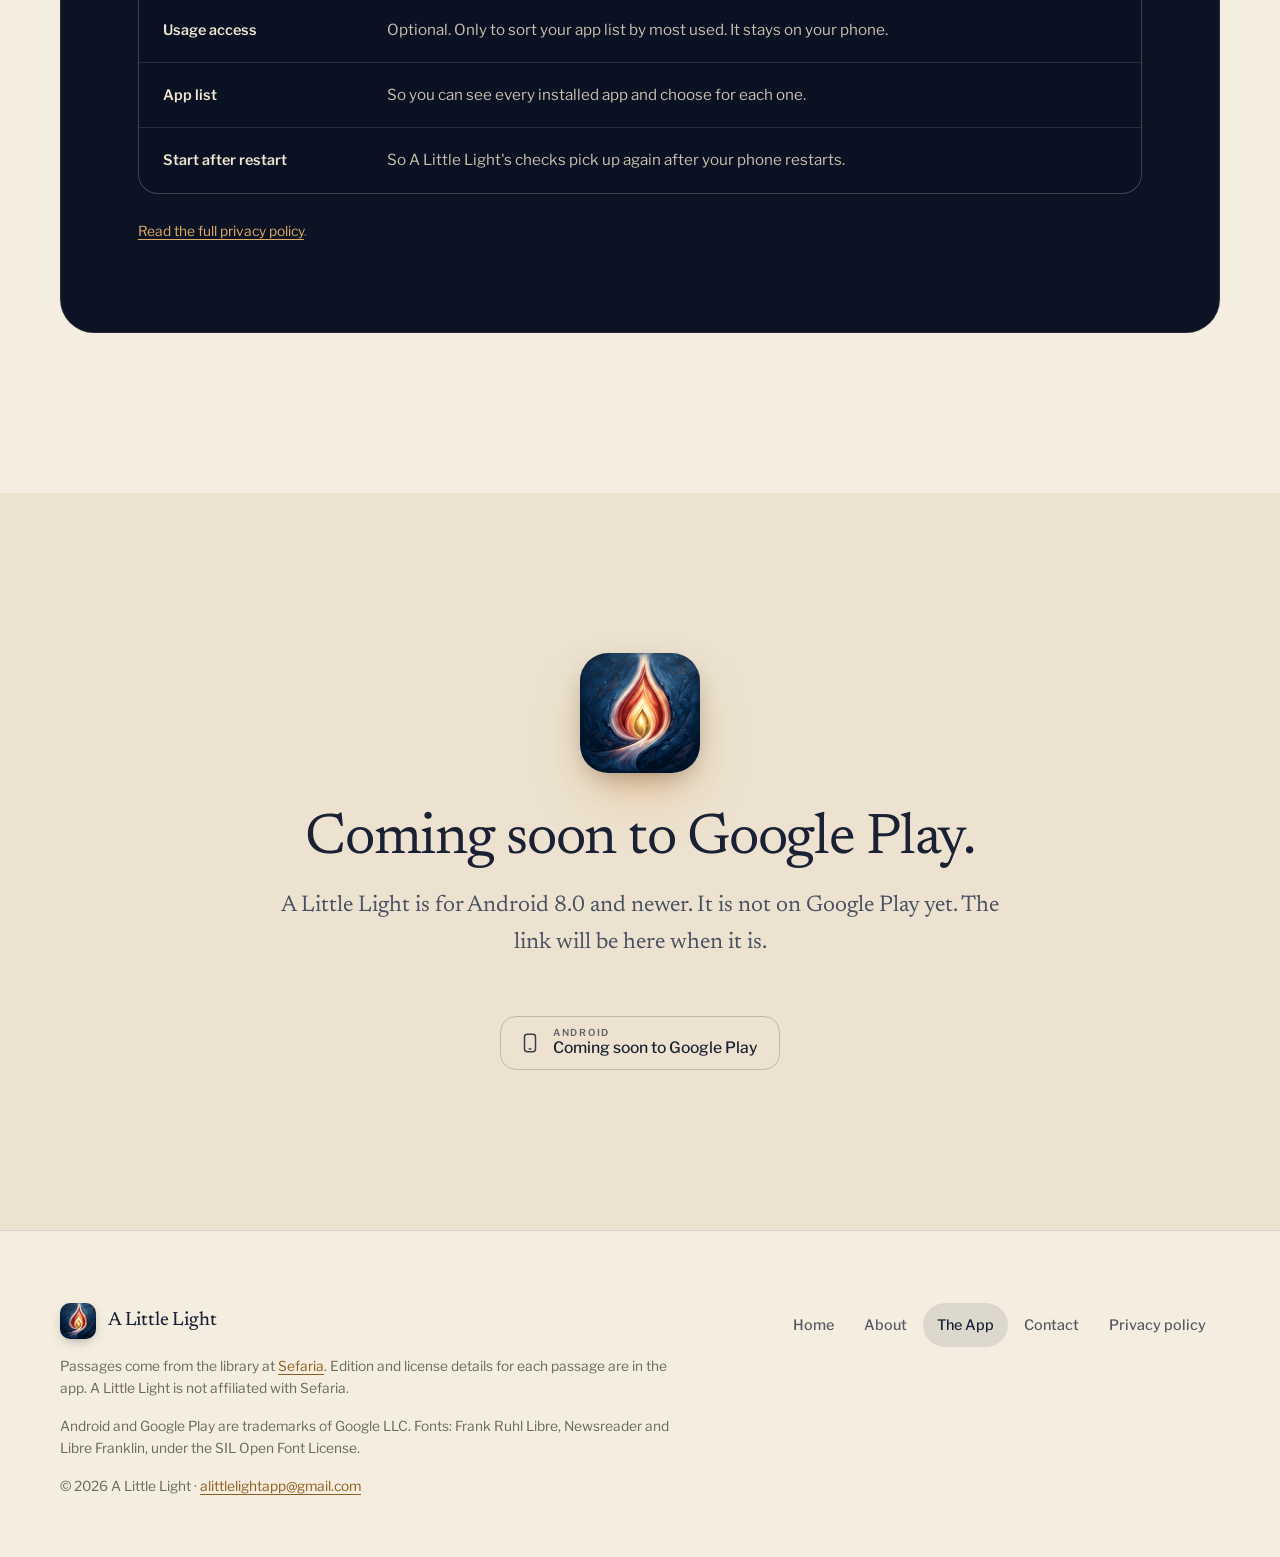
<file: app.html>
<!doctype html>
<html lang="en">
<head>
<meta charset="utf-8">
<meta name="viewport" content="width=device-width,initial-scale=1">
<title>The App: A Little Light for Android</title>
<meta name="description" content="A moment of Torah before the apps you choose. Coming soon to Google Play.">
<meta name="theme-color" content="#F3ECDF" media="(prefers-color-scheme: light)">
<meta name="theme-color" content="#0A0F1C" media="(prefers-color-scheme: dark)">
<meta property="og:title" content="The App: A Little Light for Android">
<meta property="og:description" content="A moment of Torah before the apps you choose. Coming soon to Google Play.">
<meta property="og:image" content="https://alittlelight.app/img/og.png">
<link rel="icon" type="image/png" sizes="32x32" href="img/favicon-32.png">
<link rel="apple-touch-icon" href="img/apple-touch-icon.png">
<link rel="preload" href="fonts/newsreader.woff2" as="font" type="font/woff2" crossorigin>
<link rel="stylesheet" href="styles.css">
</head>
<body>
<a class="skip" href="#main">Skip to the content</a>
<header class="top">
  <div class="wrap bar">
    <a class="brand" href="index.html"><img src="img/app-icon.png" alt="" width="34" height="34">A Little Light</a>
    <nav aria-label="Main"><ul><li><a href="index.html">Home</a></li><li><a href="about.html">About</a></li><li><a href="app.html" aria-current="page">The App</a></li><li><a href="contact.html">Contact</a></li></ul></nav>
  </div>
</header>
<main id="main">

<section class="pagehead center" aria-labelledby="t">
  <div class="wrap">
    <p class="eyebrow">The App</p>
    <h1 id="t">A moment of Torah, right when you need it.</h1>
    <p class="lede">A Little Light for Android shows you a short passage of Torah before the apps you choose, and gives you a quiet place to turn to on a hard night.</p>
    <div class="cta" style="display:flex;justify-content:center;margin-top:34px"><div class="soon" role="note" aria-label="Coming soon to Google Play"><svg viewBox="0 0 24 24" fill="none" stroke="currentColor" stroke-width="1.6" aria-hidden="true"><rect x="6" y="2.5" width="12" height="19" rx="3"/><path d="M10.5 18.5h3"/></svg><span><small>Android</small>Coming soon to Google Play</span></div></div>
  </div>
</section>

<section style="padding-top:40px" aria-label="What it does">
  <div class="wrap">

    <article class="feature">
      <div class="shot"><div class="device dark"><div class="screen"><picture><img src="img/pause-dark.webp" alt="A passage from Psalms 119:37 in a softly lit arch, with the buttons Go back, Another pasuk, and Continue in 8." width="780" height="1688" loading="lazy" decoding="async"></picture></div></div></div>
      <div>
        <h2>Torah before the app opens</h2>
        <p>Open an app you picked, and a passage of Torah appears first. Go back, read another passage, or wait a few seconds and continue.</p>
        <ul class="ticks">
          <li>The wait is 3, 5, 8 or 10 seconds. You choose.</li>
          <li>Continuing opens the app for 15 minutes by day, or 5 at night (10 PM to 6 AM). You can change both, and the hours.</li>
          <li>Longer passages scroll verse by verse.</li>
          <li>When the time is up, a passage comes back.</li>
        </ul>
      </div>
    </article>

    <article class="feature rev">
      <div class="shot pair-wrap"><div class="pair"><div class="device light"><div class="screen"><picture><img src="img/home-light.webp" alt="The app's main screen in light mode, with today's passage in a lit arch." width="780" height="1688" loading="lazy" decoding="async"></picture></div></div><div class="device dark"><div class="screen"><picture><img src="img/home-dark.webp" alt="The same screen in dark mode, deep navy and warm amber." width="780" height="1688" loading="lazy" decoding="async"></picture></div></div></div></div>
      <div>
        <h2>A passage for today</h2>
        <p>Open A Little Light and today's passage is waiting, with its source. Star the ones you love.</p>
        <ul class="ticks">
          <li>Write a line of your own, if you like, and see it with the passage.</li>
          <li>It follows your phone's light or dark setting, so it is easy on your eyes at night.</li>
        </ul>
      </div>
    </article>

    <article class="feature">
      <div class="shot"><div class="device auto"><div class="screen"><picture><source srcset="img/apps-dark.webp" media="(prefers-color-scheme: dark)"><img src="img/apps-light.webp" alt="The list of apps, each one set to Open, Pause or Block, with search and filters." width="780" height="1688" loading="lazy" decoding="async"></picture></div></div></div>
      <div>
        <h2>You pick the apps</h2>
        <p>Go through your apps and choose for each one: open as usual, a moment of Torah first, or closed.</p>
        <ul class="ticks">
          <li>Search and filters make a long list easy.</li>
          <li>Add websites too, so a site shows a passage first, even inside your browser.</li>
          <li>Stricter settings work right away. Easing off waits ten minutes and asks you to confirm.</li>
        </ul>
      </div>
    </article>

    <article class="feature rev">
      <div class="shot"><div class="device light"><div class="screen"><picture><img src="img/setup-light.webp" alt="The setup screen: the on and off switch, the length of the wait, and each permission with a short reason." width="780" height="1688" loading="lazy" decoding="async"></picture></div></div></div>
      <div>
        <h2>Simple to set up</h2>
        <p>Each permission comes with one plain reason, and you can always see what the app knows.</p>
        <ul class="ticks">
          <li>Turning it off waits ten minutes and asks you to confirm. You can cancel.</li>
          <li>Android lets you uninstall any app, this one included, and the app tells you so.</li>
        </ul>
      </div>
    </article>

    <article class="feature">
      <div class="shot"><div class="device sanct"><div class="screen"><picture><img src="img/sanctuary.webp" alt="Sanctuary at night: a personal line, Psalms 1:1, buttons to call or text, and Request to leave." width="780" height="1688" loading="lazy" decoding="async"></picture></div></div></div>
      <div>
        <h2>A quiet place for a hard moment</h2>
        <p>When you need it, press your phone's accessibility button to open Sanctuary: your own line, a passage to read, and one person you can call or text.</p>
        <ul class="ticks">
          <li>Tap Go deeper to read more of the passage's source.</li>
          <li>Sanctuary stays until you ask to leave. Leaving waits ten minutes, then asks you to confirm.</li>
        </ul>
      </div>
    </article>

  </div>
</section>

<section class="band" aria-labelledby="lib-title">
  <div class="wrap library">
    <div>
      <p class="eyebrow">What you read</p>
      <p class="count">1,050</p>
      <h2 id="lib-title" style="font-size:clamp(1.7rem,3.2vw,2.3rem);margin-top:10px">short passages, inside the app.</h2>
      <p class="lede" style="margin-top:20px">Hebrew from editions on Sefaria, with a plain English translation. Every passage shows its source. Star the ones that speak to you and keep them in your own groups.</p>
    </div>
    <div>
      <div class="fams" aria-label="Kinds of passages">
        <div><b>Tanach</b><span>Torah, Proverbs, Isaiah, Deuteronomy and more</span></div>
        <div><b>Mishna and Gemara</b><span>Pirkei Avot, Berakhot, Shabbat, Taanit and more</span></div>
        <div><b>Machshava</b><span>Mesillat Yesharim, Orchot Tzadikim, Duties of the Heart and more</span></div>
        <div><b>Chassidus</b><span>Sefat Emet, Mei HaShiloach, Likutei Moharan and more</span></div>
        <div><b>Emuna</b><span>Duties of the Heart, the Rambam on Mishnah Sanhedrin and more</span></div>
        <div><b>Halacha</b><span>Shulchan Arukh, Kitzur Shulchan Arukh, Mishneh Berurah and more</span></div>
      </div>
      <p class="small" style="margin-top:16px">Choose the kinds you want, and read in Hebrew, English, or both.</p>
    </div>
  </div>
</section>

<section id="privacy" aria-labelledby="pv-title">
  <div class="wrap">
    <div class="plate">
      <p class="eyebrow">Privacy</p>
      <h2 id="pv-title">Built to stay on your phone.</h2>
      <p class="none">A Little Light cannot use the internet.</p>
      <p class="lede" style="max-width:38em">Nothing you do in the app can leave your phone through it. The passages are stored inside the app. There is no account and no tracking, and backups are off.</p>
      <div class="perms" aria-label="What the app asks Android for">
        <div><b>Accessibility</b><span>Notices which app comes to the front and, in a browser, the web address, so the passage can appear first. Required.</span></div>
        <div><b>Notifications</b><span>Only to tell you if Android has stopped A Little Light.</span></div>
        <div><b>Usage access</b><span>Optional. Only to sort your app list by most used. It stays on your phone.</span></div>
        <div><b>App list</b><span>So you can see every installed app and choose for each one.</span></div>
        <div><b>Start after restart</b><span>So A Little Light's checks pick up again after your phone restarts.</span></div>
      </div>
      <p class="small" style="margin-top:26px"><a href="privacy.html">Read the full privacy policy</a>.</p>
    </div>
  </div>
</section>

<section class="band dl" id="download" aria-labelledby="dl-title">
  <div class="narrow">
    <img class="icon" src="img/app-icon.png" alt="The A Little Light app icon: a flame on deep blue" width="112" height="112">
    <h2 id="dl-title">Coming soon to Google Play.</h2>
    <p class="lede" style="margin-top:18px">A Little Light is for Android 8.0 and newer. It is not on Google Play yet. The link will be here when it is.</p>
    <div class="soon" role="note" aria-label="Coming soon to Google Play"><svg viewBox="0 0 24 24" fill="none" stroke="currentColor" stroke-width="1.6" aria-hidden="true"><rect x="6" y="2.5" width="12" height="19" rx="3"/><path d="M10.5 18.5h3"/></svg><span><small>Android</small>Coming soon to Google Play</span></div>
  </div>
</section>

</main>
<footer>
  <div class="wrap foot">
    <div>
      <a class="brand" href="index.html"><img src="img/app-icon.png" alt="" width="34" height="34">A Little Light</a>
      <p class="small">Passages come from the library at <a href="https://www.sefaria.org">Sefaria</a>. Edition and license details for each passage are in the app. A Little Light is not affiliated with Sefaria.</p>
      <p class="small">Android and Google Play are trademarks of Google LLC. Fonts: Frank Ruhl Libre, Newsreader and Libre Franklin, under the SIL Open Font License.</p>
      <p class="small">&copy; 2026 A Little Light &middot; <a href="mailto:alittlelightapp@gmail.com">alittlelightapp@gmail.com</a></p>
    </div>
    <nav aria-label="Footer"><ul><li><a href="index.html">Home</a></li><li><a href="about.html">About</a></li><li><a href="app.html" aria-current="page">The App</a></li><li><a href="contact.html">Contact</a></li><li><a href="privacy.html">Privacy policy</a></li></ul></nav>
  </div>
</footer>
</body>
</html>
</file>
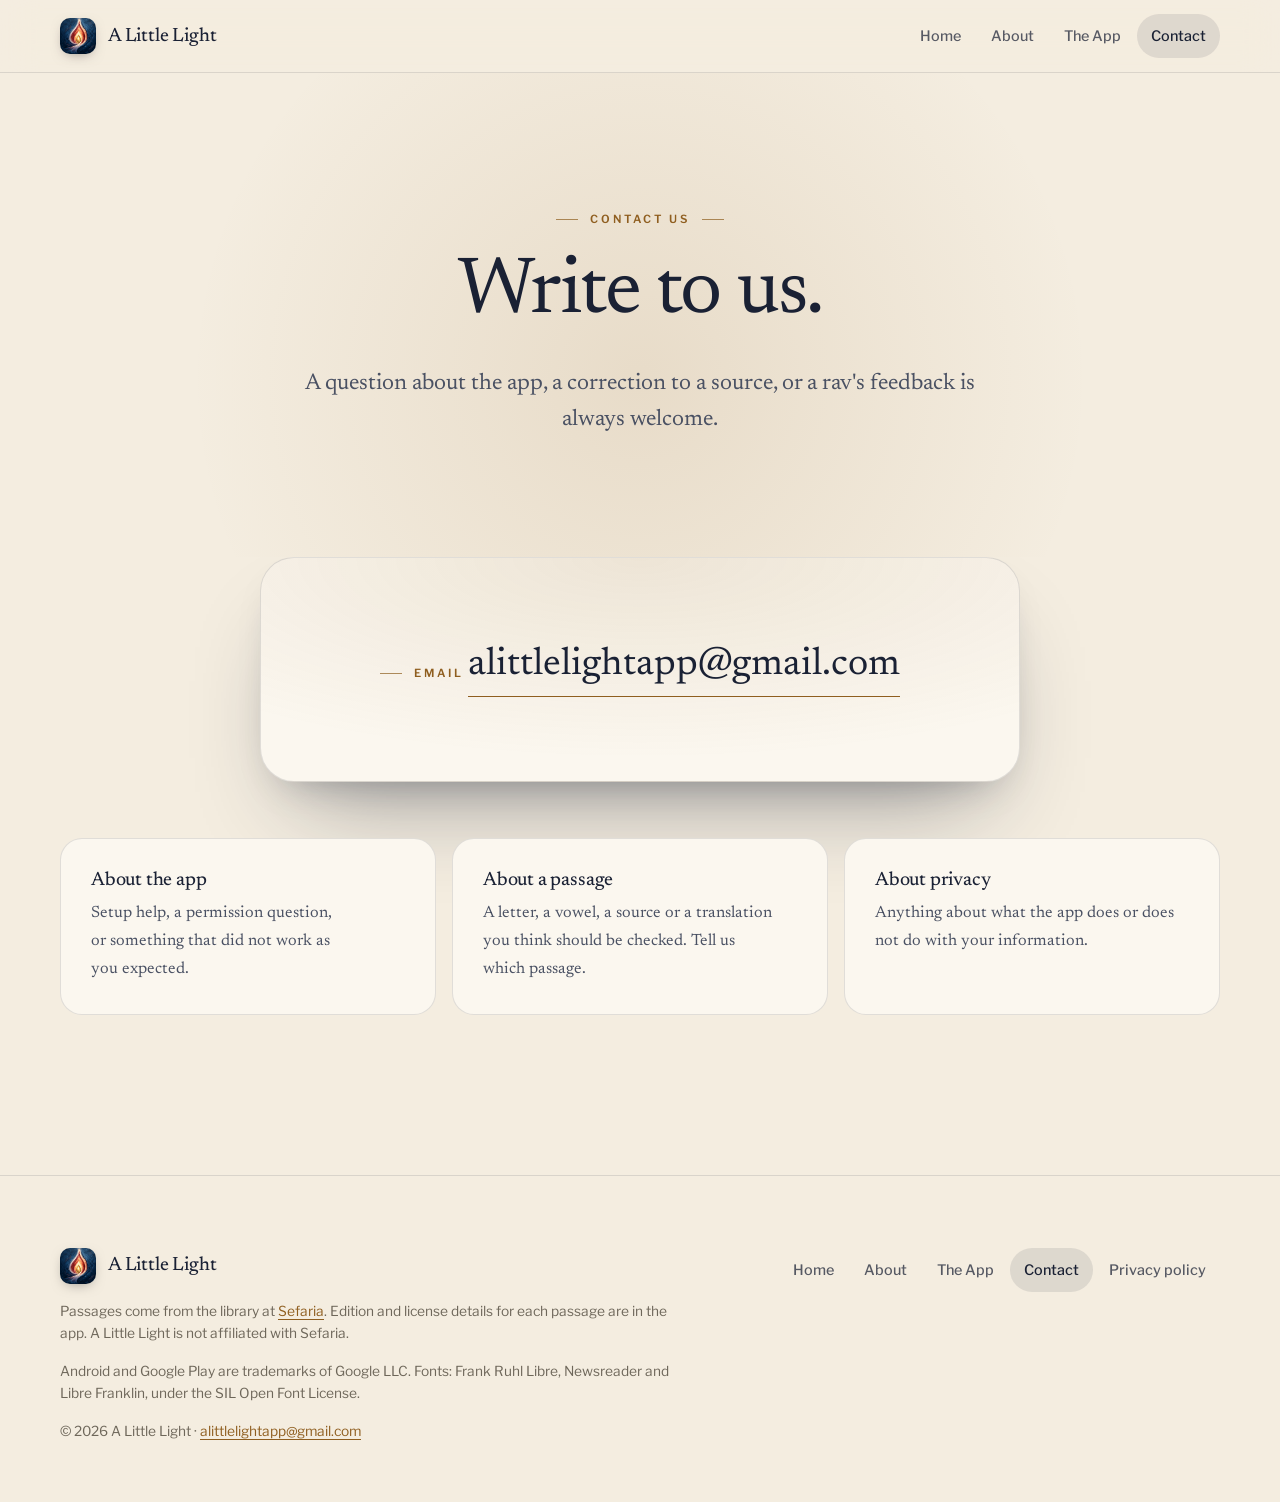
<file: contact.html>
<!doctype html>
<html lang="en">
<head>
<meta charset="utf-8">
<meta name="viewport" content="width=device-width,initial-scale=1">
<title>Contact A Little Light</title>
<meta name="description" content="Email A Little Light at alittlelightapp@gmail.com.">
<meta name="theme-color" content="#F3ECDF" media="(prefers-color-scheme: light)">
<meta name="theme-color" content="#0A0F1C" media="(prefers-color-scheme: dark)">
<meta property="og:title" content="Contact A Little Light">
<meta property="og:description" content="Email A Little Light at alittlelightapp@gmail.com.">
<meta property="og:image" content="https://alittlelight.app/img/og.png">
<link rel="icon" type="image/png" sizes="32x32" href="img/favicon-32.png">
<link rel="apple-touch-icon" href="img/apple-touch-icon.png">
<link rel="preload" href="fonts/newsreader.woff2" as="font" type="font/woff2" crossorigin>
<link rel="stylesheet" href="styles.css">
</head>
<body>
<a class="skip" href="#main">Skip to the content</a>
<header class="top">
  <div class="wrap bar">
    <a class="brand" href="index.html"><img src="img/app-icon.png" alt="" width="34" height="34">A Little Light</a>
    <nav aria-label="Main"><ul><li><a href="index.html">Home</a></li><li><a href="about.html">About</a></li><li><a href="app.html">The App</a></li><li><a href="contact.html" aria-current="page">Contact</a></li></ul></nav>
  </div>
</header>
<main id="main">

<section class="pagehead center" aria-labelledby="t">
  <div class="wrap">
    <p class="eyebrow">Contact us</p>
    <h1 id="t">Write to us.</h1>
    <p class="lede">A question about the app, a correction to a source, or a rav's feedback is always welcome.</p>
  </div>
</section>
<section style="padding-top:0" aria-label="Email">
  <div class="wrap">
    <div class="mailcard">
      <p class="eyebrow">Email</p>
      <a class="addr" href="mailto:alittlelightapp@gmail.com">alittlelightapp@gmail.com</a>
    </div>
    <div class="topics">
      <div><h3>About the app</h3><p>Setup help, a permission question, or something that did not work as you expected.</p></div>
      <div><h3>About a passage</h3><p>A letter, a vowel, a source or a translation you think should be checked. Tell us which passage.</p></div>
      <div><h3>About privacy</h3><p>Anything about what the app does or does not do with your information.</p></div>
    </div>
  </div>
</section>

</main>
<footer>
  <div class="wrap foot">
    <div>
      <a class="brand" href="index.html"><img src="img/app-icon.png" alt="" width="34" height="34">A Little Light</a>
      <p class="small">Passages come from the library at <a href="https://www.sefaria.org">Sefaria</a>. Edition and license details for each passage are in the app. A Little Light is not affiliated with Sefaria.</p>
      <p class="small">Android and Google Play are trademarks of Google LLC. Fonts: Frank Ruhl Libre, Newsreader and Libre Franklin, under the SIL Open Font License.</p>
      <p class="small">&copy; 2026 A Little Light &middot; <a href="mailto:alittlelightapp@gmail.com">alittlelightapp@gmail.com</a></p>
    </div>
    <nav aria-label="Footer"><ul><li><a href="index.html">Home</a></li><li><a href="about.html">About</a></li><li><a href="app.html">The App</a></li><li><a href="contact.html" aria-current="page">Contact</a></li><li><a href="privacy.html">Privacy policy</a></li></ul></nav>
  </div>
</footer>
</body>
</html>
</file>
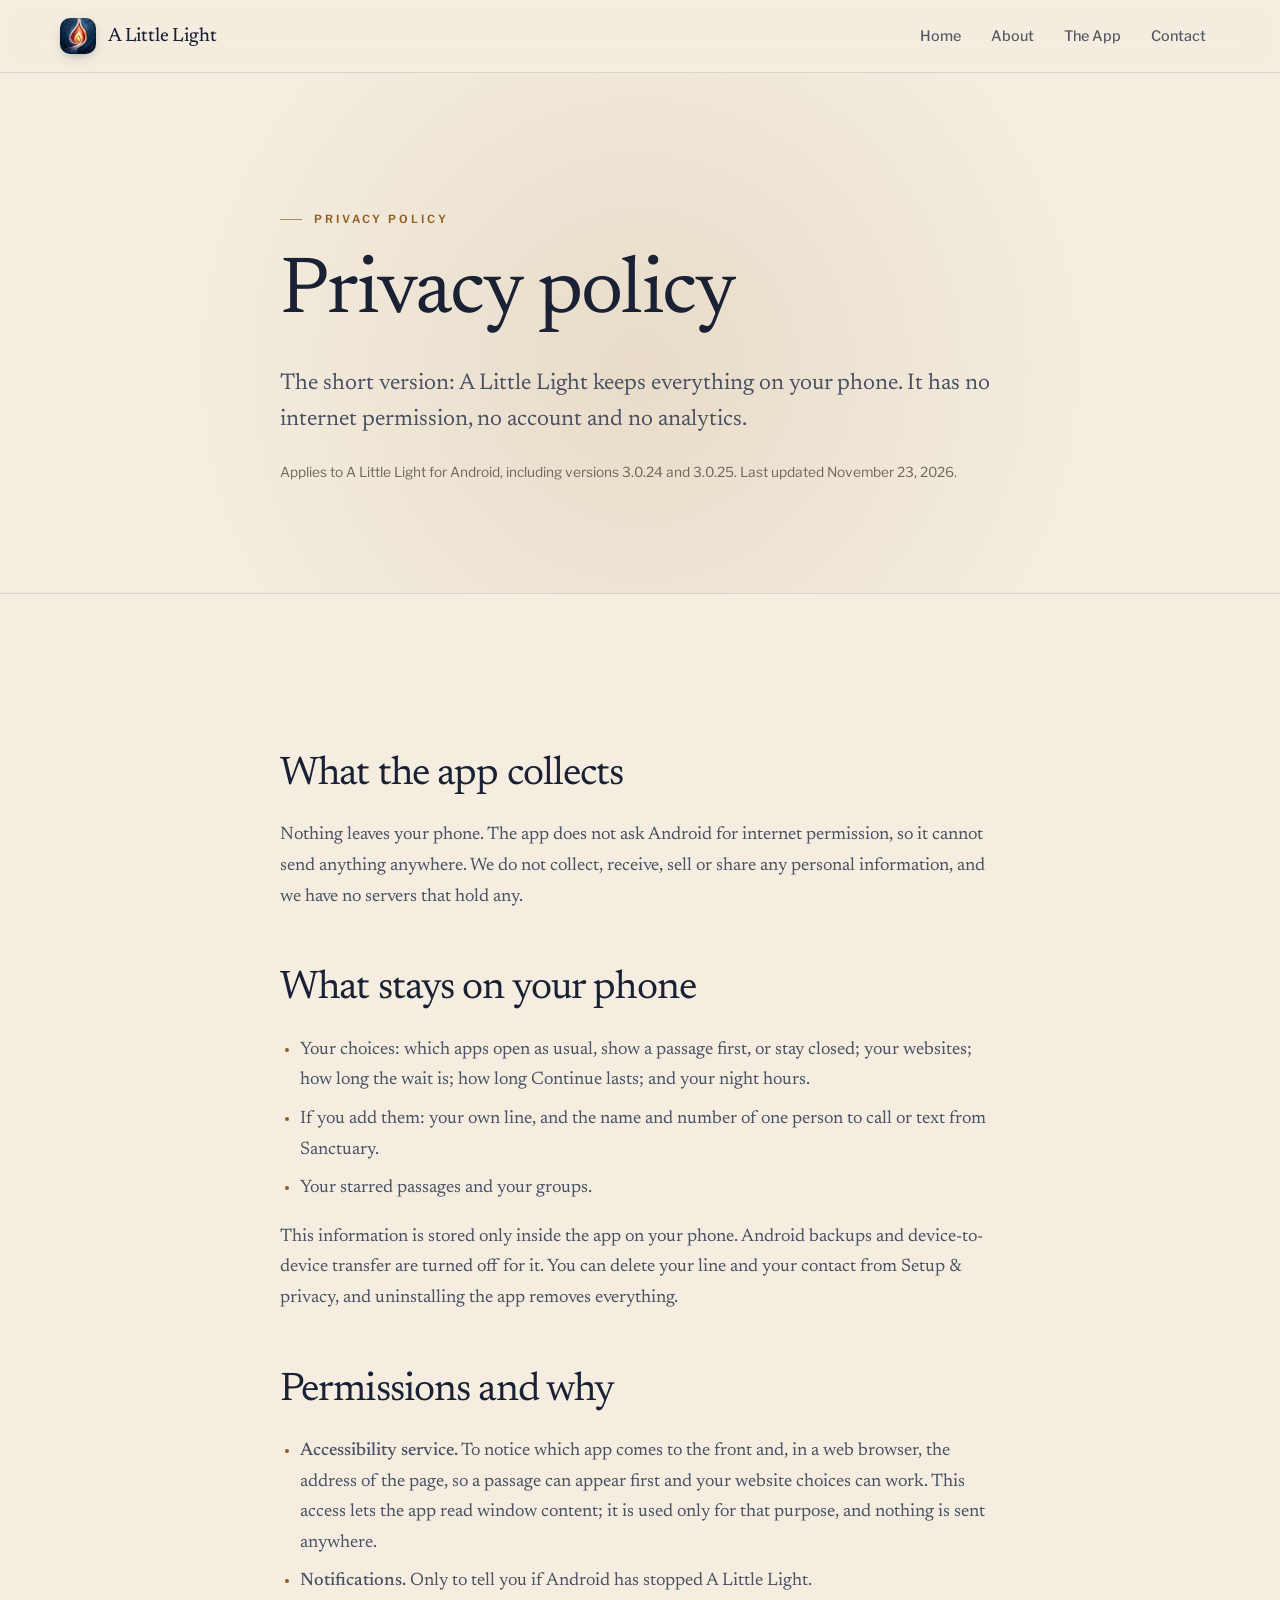
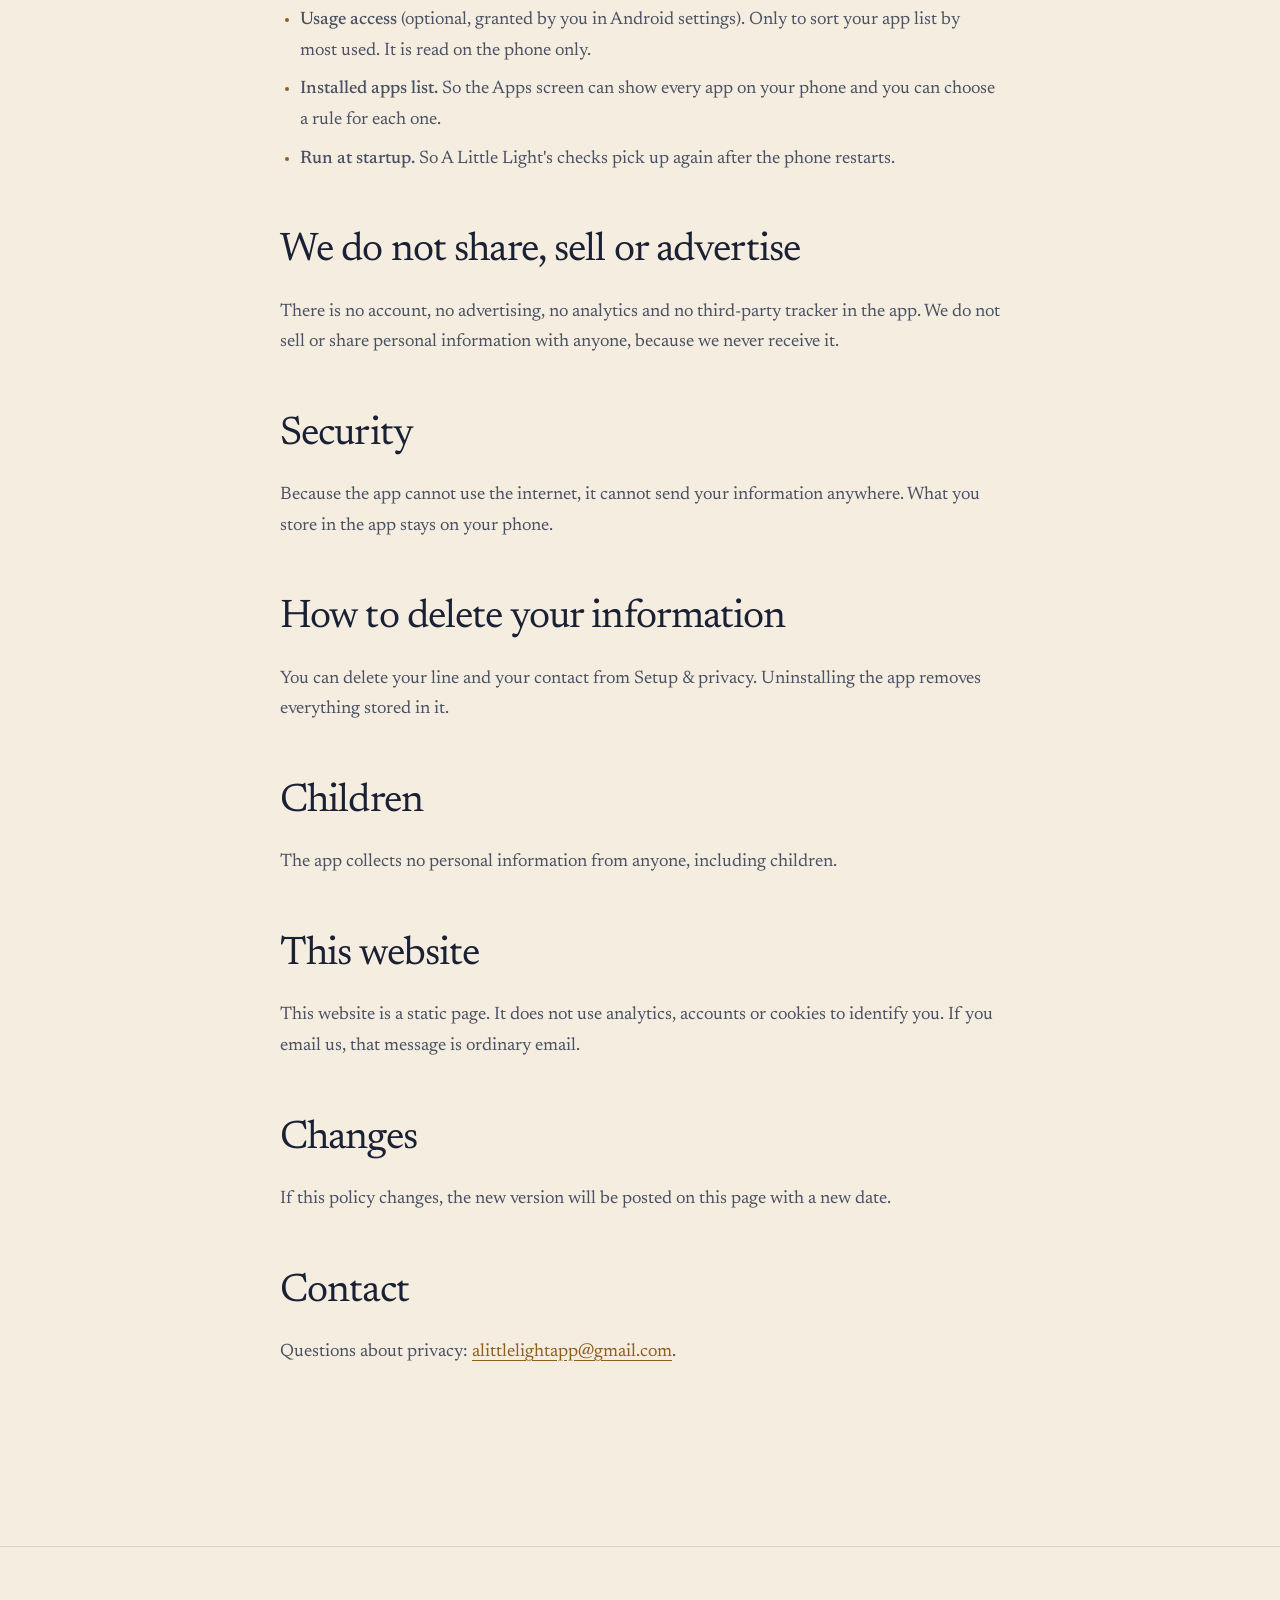
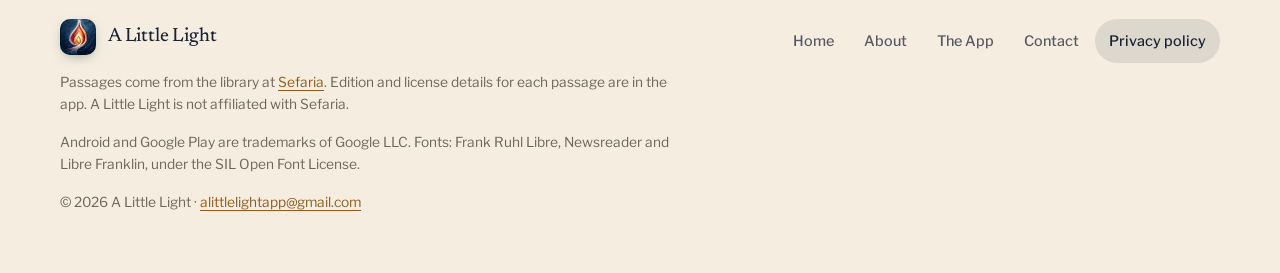
<file: privacy.html>
<!doctype html>
<html lang="en">
<head>
<meta charset="utf-8">
<meta name="viewport" content="width=device-width,initial-scale=1">
<title>Privacy policy: A Little Light</title>
<meta name="description" content="A Little Light has no internet permission, no account and no analytics.">
<meta name="theme-color" content="#F3ECDF" media="(prefers-color-scheme: light)">
<meta name="theme-color" content="#0A0F1C" media="(prefers-color-scheme: dark)">
<meta property="og:title" content="Privacy policy: A Little Light">
<meta property="og:description" content="A Little Light has no internet permission, no account and no analytics.">
<meta property="og:image" content="https://alittlelight.app/img/og.png">
<link rel="icon" type="image/png" sizes="32x32" href="img/favicon-32.png">
<link rel="apple-touch-icon" href="img/apple-touch-icon.png">
<link rel="preload" href="fonts/newsreader.woff2" as="font" type="font/woff2" crossorigin>
<link rel="stylesheet" href="styles.css">
</head>
<body>
<a class="skip" href="#main">Skip to the content</a>
<header class="top">
  <div class="wrap bar">
    <a class="brand" href="index.html"><img src="img/app-icon.png" alt="" width="34" height="34">A Little Light</a>
    <nav aria-label="Main"><ul><li><a href="index.html">Home</a></li><li><a href="about.html">About</a></li><li><a href="app.html">The App</a></li><li><a href="contact.html">Contact</a></li></ul></nav>
  </div>
</header>
<main id="main">

<section class="pagehead" aria-labelledby="t">
  <div class="narrow">
    <p class="eyebrow">Privacy policy</p>
    <h1 id="t">Privacy policy</h1>
    <p class="lede">The short version: A Little Light keeps everything on your phone. It has no internet permission, no account and no analytics.</p>
    <p class="small">Applies to A Little Light for Android, including versions 3.0.24 and 3.0.25. Last updated November 23, 2026.</p>
  </div>
</section>
<hr class="rule">
<section class="prose" aria-label="Policy">
  <div class="narrow">
    <h2>What the app collects</h2>
    <p>Nothing leaves your phone. The app does not ask Android for internet permission, so it cannot send anything anywhere. We do not collect, receive, sell or share any personal information, and we have no servers that hold any.</p>

    <h2 style="margin-top:56px">What stays on your phone</h2>
    <ul>
      <li>Your choices: which apps open as usual, show a passage first, or stay closed; your websites; how long the wait is; how long Continue lasts; and your night hours.</li>
      <li>If you add them: your own line, and the name and number of one person to call or text from Sanctuary.</li>
      <li>Your starred passages and your groups.</li>
    </ul>
    <p>This information is stored only inside the app on your phone. Android backups and device-to-device transfer are turned off for it. You can delete your line and your contact from Setup &amp; privacy, and uninstalling the app removes everything.</p>

    <h2 style="margin-top:56px">Permissions and why</h2>
    <ul>
      <li><strong>Accessibility service.</strong> To notice which app comes to the front and, in a web browser, the address of the page, so a passage can appear first and your website choices can work. This access lets the app read window content; it is used only for that purpose, and nothing is sent anywhere.</li>
      <li><strong>Notifications.</strong> Only to tell you if Android has stopped A Little Light.</li>
      <li><strong>Usage access</strong> (optional, granted by you in Android settings). Only to sort your app list by most used. It is read on the phone only.</li>
      <li><strong>Installed apps list.</strong> So the Apps screen can show every app on your phone and you can choose a rule for each one.</li>
      <li><strong>Run at startup.</strong> So A Little Light's checks pick up again after the phone restarts.</li>
    </ul>

    <h2 style="margin-top:56px">We do not share, sell or advertise</h2>
    <p>There is no account, no advertising, no analytics and no third-party tracker in the app. We do not sell or share personal information with anyone, because we never receive it.</p>

    <h2 style="margin-top:56px">Security</h2>
    <p>Because the app cannot use the internet, it cannot send your information anywhere. What you store in the app stays on your phone.</p>

    <h2 style="margin-top:56px">How to delete your information</h2>
    <p>You can delete your line and your contact from Setup &amp; privacy. Uninstalling the app removes everything stored in it.</p>

    <h2 style="margin-top:56px">Children</h2>
    <p>The app collects no personal information from anyone, including children.</p>

    <h2 style="margin-top:56px">This website</h2>
    <p>This website is a static page. It does not use analytics, accounts or cookies to identify you. If you email us, that message is ordinary email.</p>

    <h2 style="margin-top:56px">Changes</h2>
    <p>If this policy changes, the new version will be posted on this page with a new date.</p>

    <h2 style="margin-top:56px">Contact</h2>
    <p>Questions about privacy: <a href="mailto:alittlelightapp@gmail.com">alittlelightapp@gmail.com</a>.</p>
  </div>
</section>

</main>
<footer>
  <div class="wrap foot">
    <div>
      <a class="brand" href="index.html"><img src="img/app-icon.png" alt="" width="34" height="34">A Little Light</a>
      <p class="small">Passages come from the library at <a href="https://www.sefaria.org">Sefaria</a>. Edition and license details for each passage are in the app. A Little Light is not affiliated with Sefaria.</p>
      <p class="small">Android and Google Play are trademarks of Google LLC. Fonts: Frank Ruhl Libre, Newsreader and Libre Franklin, under the SIL Open Font License.</p>
      <p class="small">&copy; 2026 A Little Light &middot; <a href="mailto:alittlelightapp@gmail.com">alittlelightapp@gmail.com</a></p>
    </div>
    <nav aria-label="Footer"><ul><li><a href="index.html">Home</a></li><li><a href="about.html">About</a></li><li><a href="app.html">The App</a></li><li><a href="contact.html">Contact</a></li><li><a href="privacy.html" aria-current="page">Privacy policy</a></li></ul></nav>
  </div>
</footer>
</body>
</html>
</file>
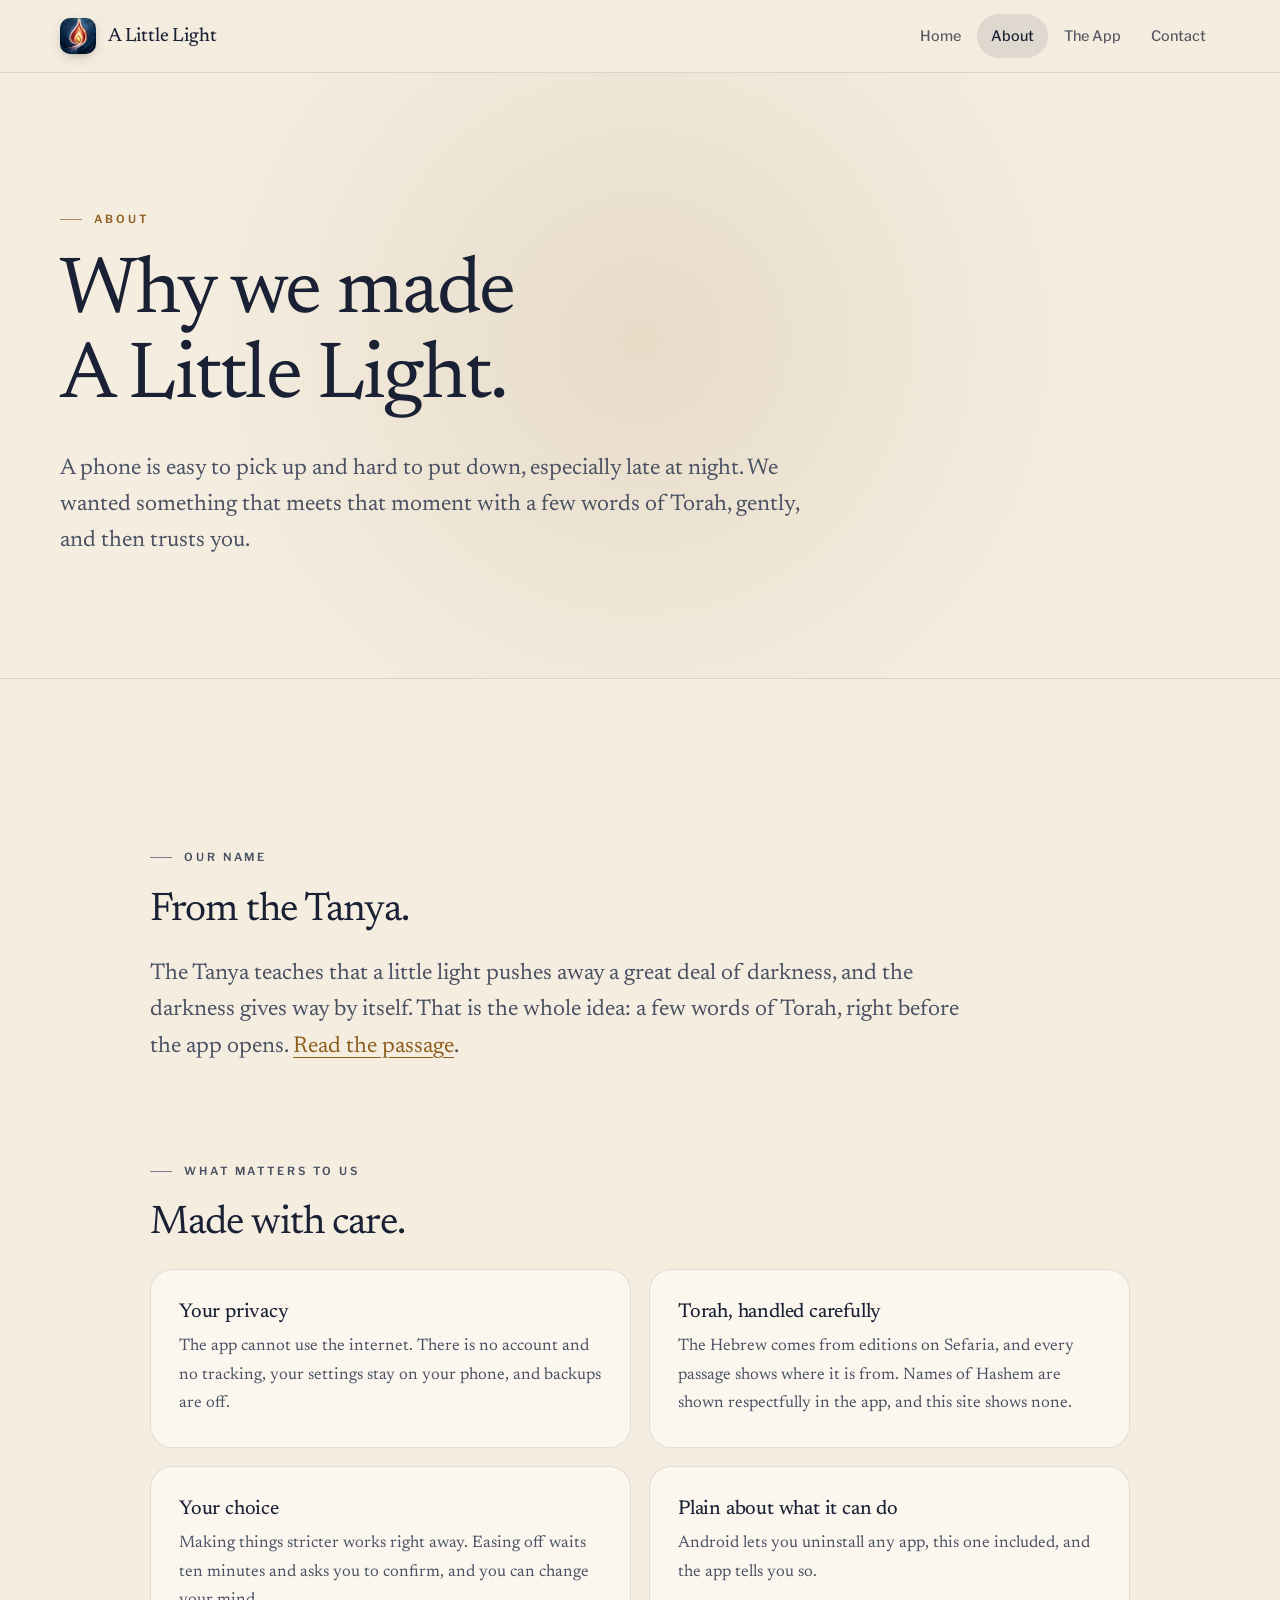
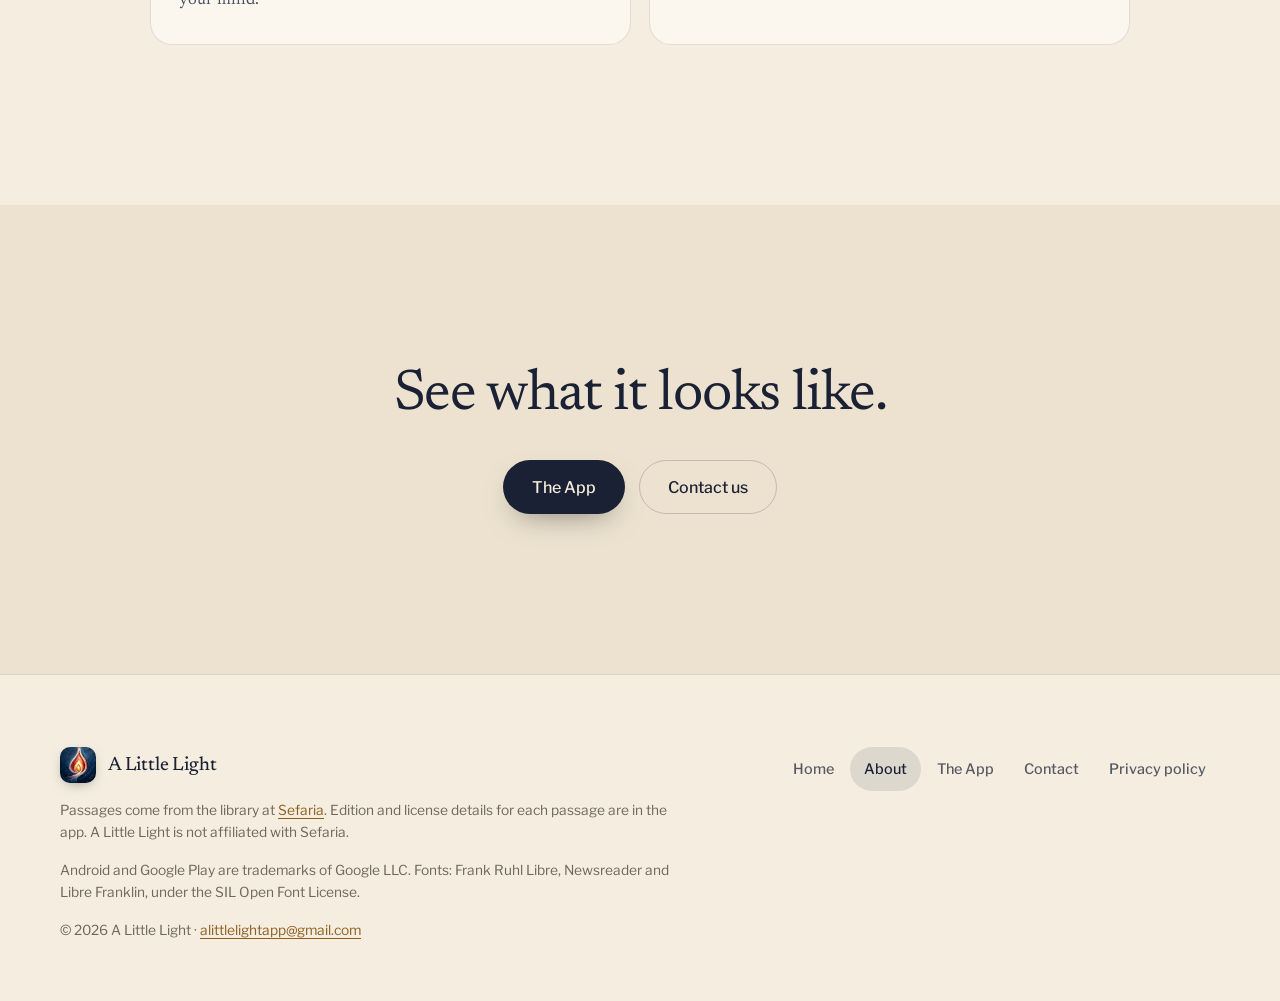
<file: preview/about.html>
<!doctype html>
<html lang="en">
<head>
<meta charset="utf-8">
<meta http-equiv="refresh" content="0;url=../about.html">
<link rel="canonical" href="../about.html">
<title>A Little Light</title>
</head>
<body>
<p>This preview is now the live site. <a href="../about.html">Continue to A Little Light</a>.</p>
</body>
</html>
</file>
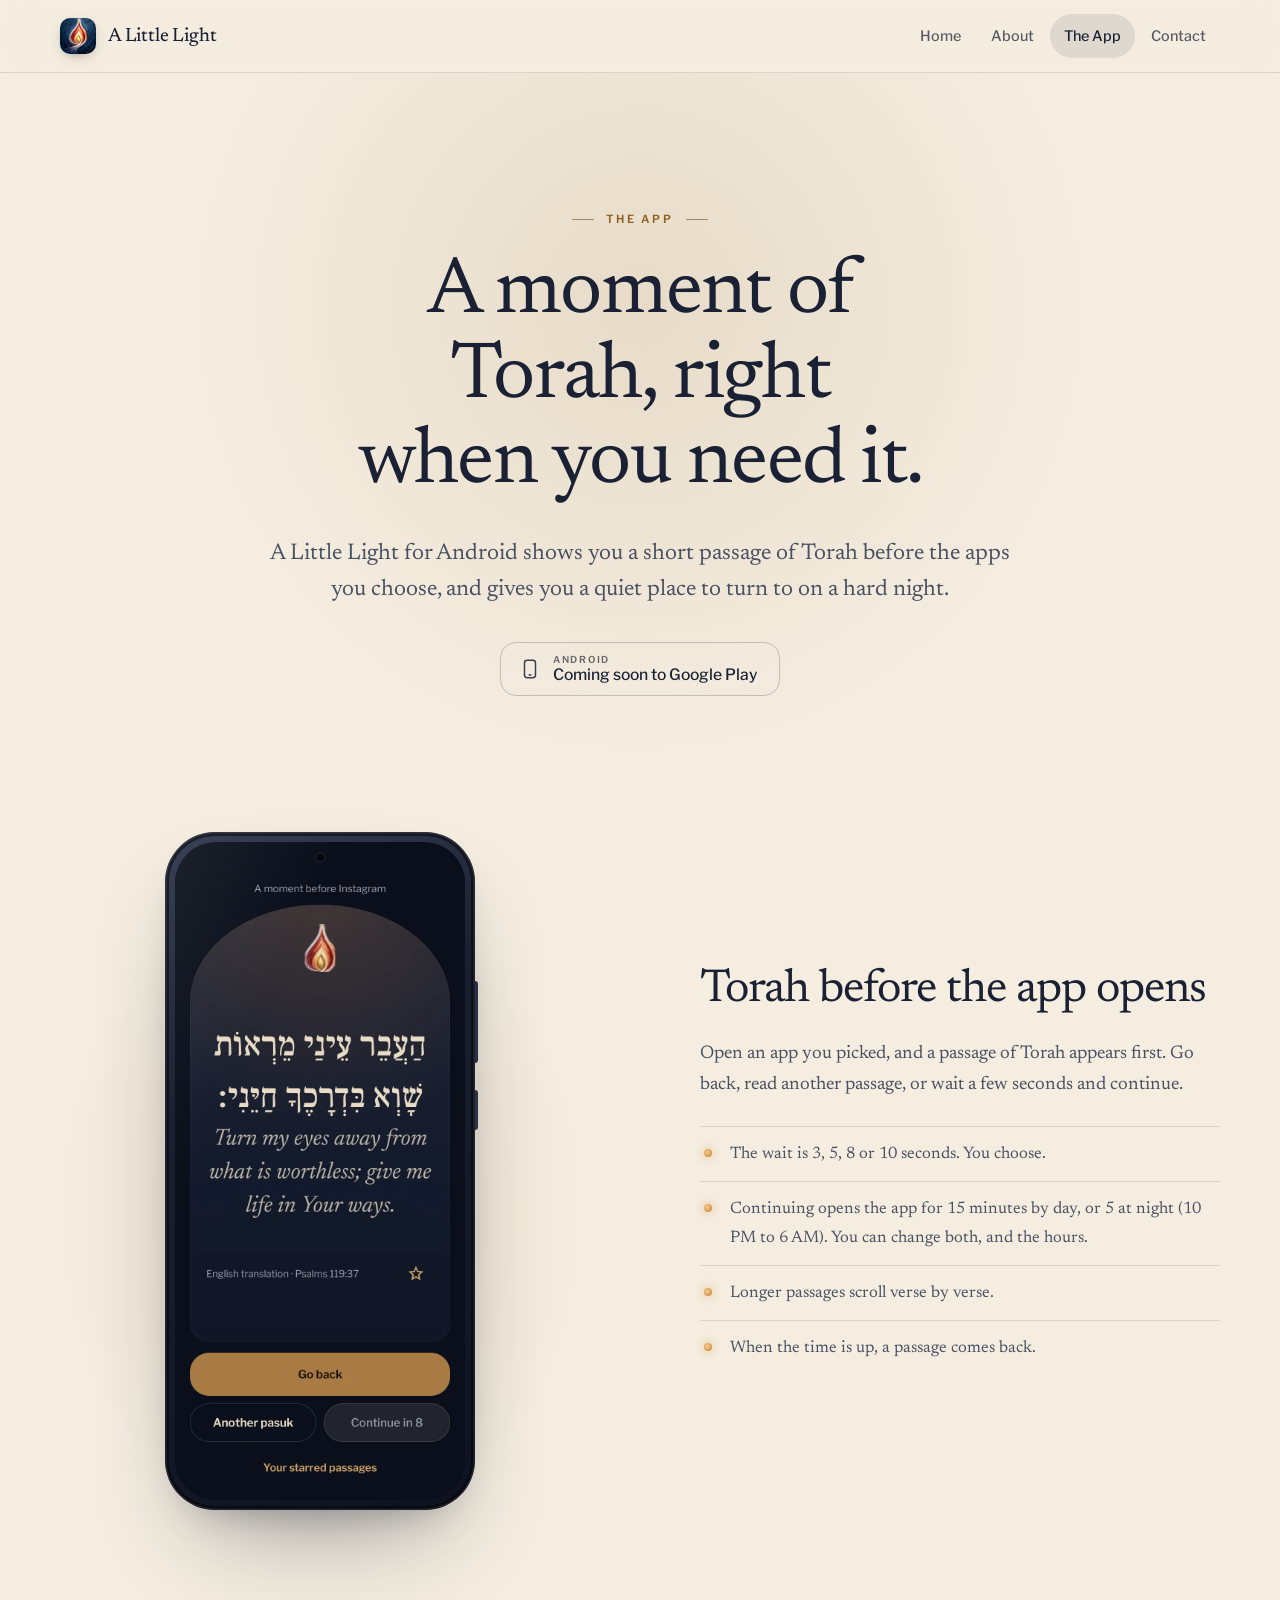
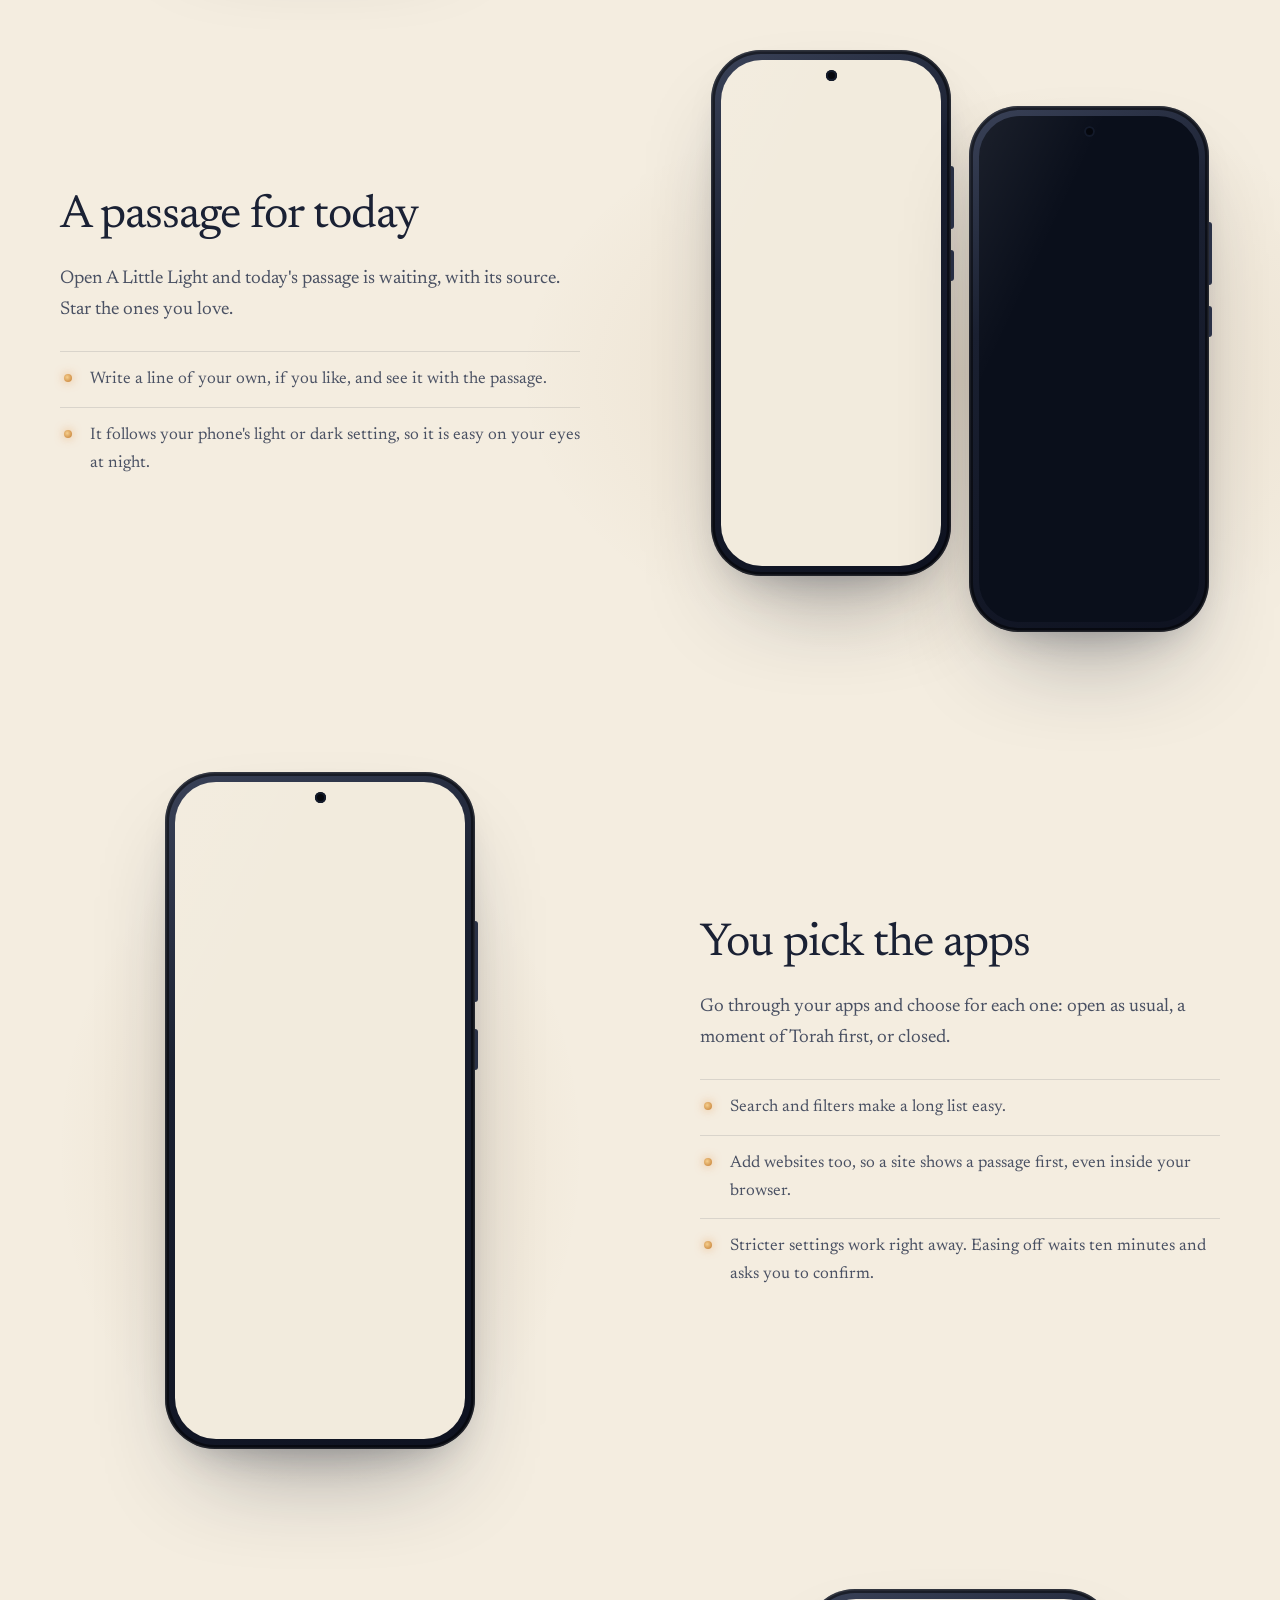
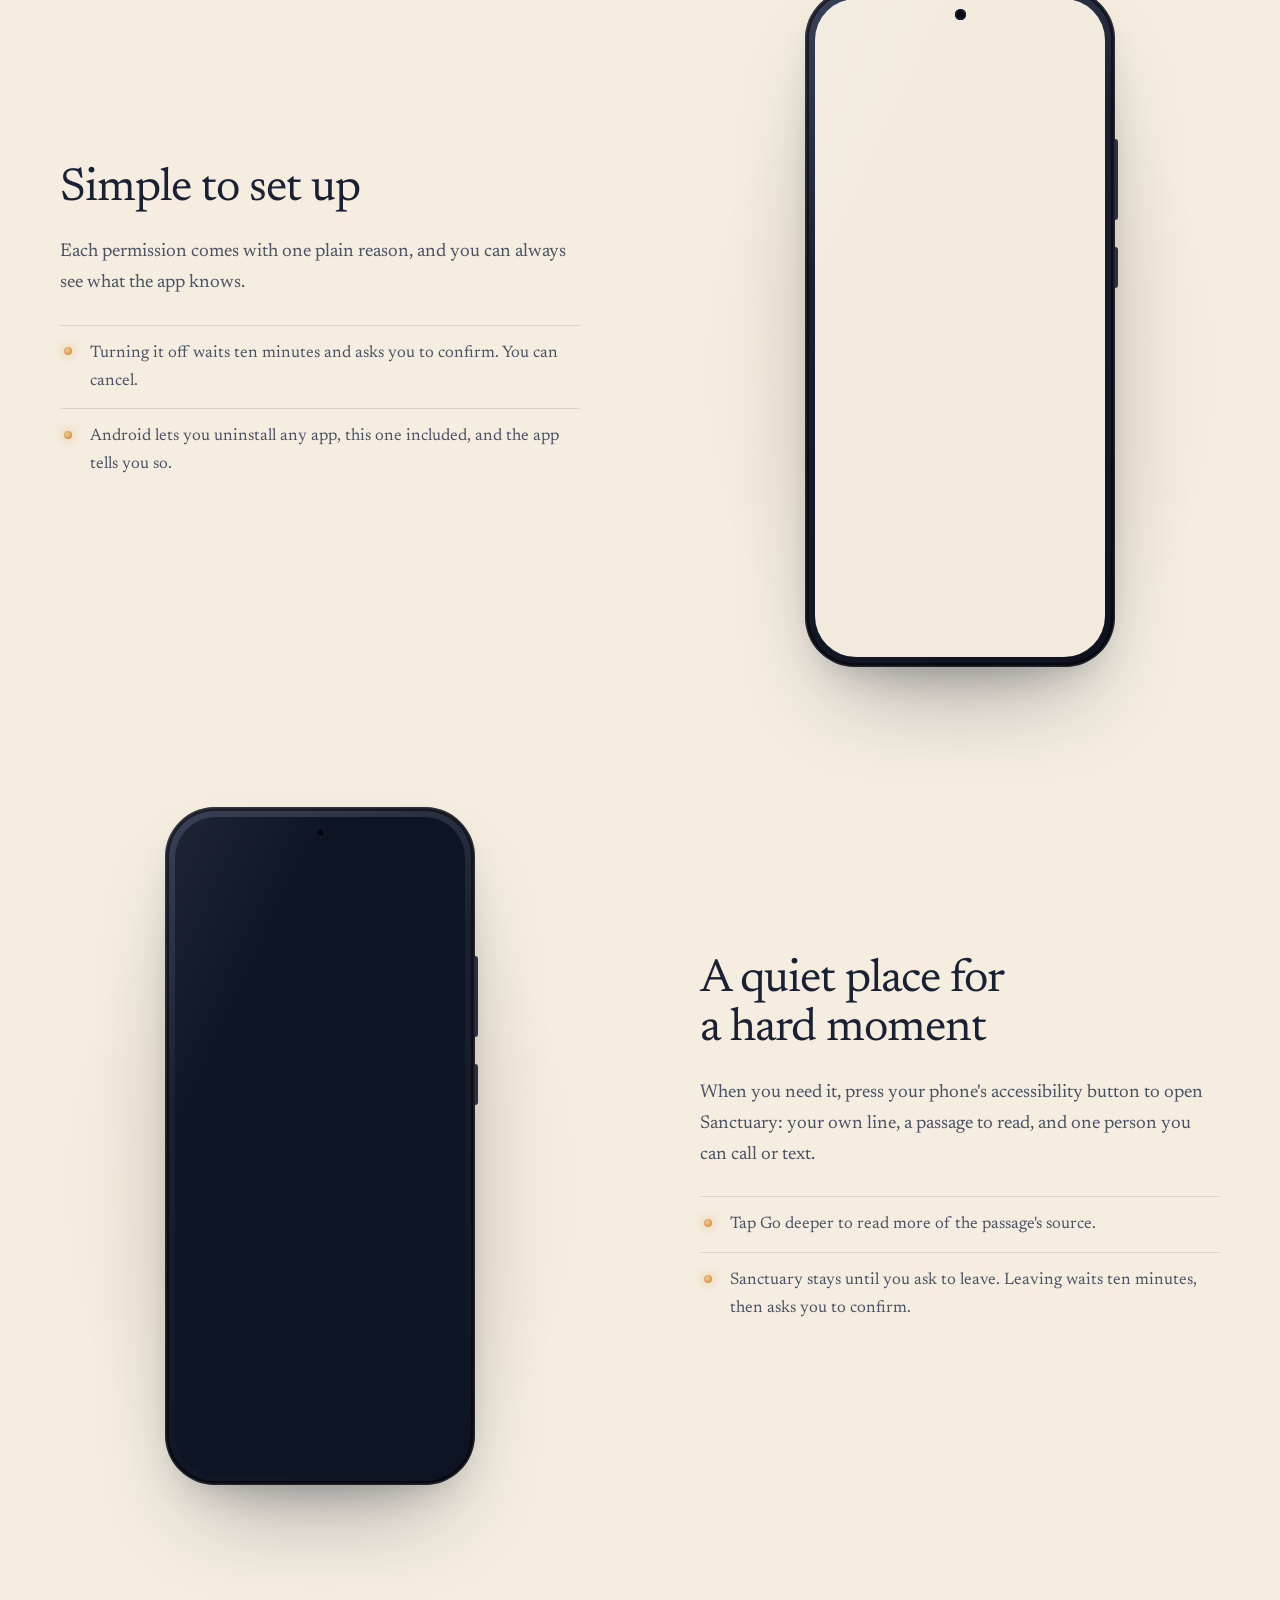
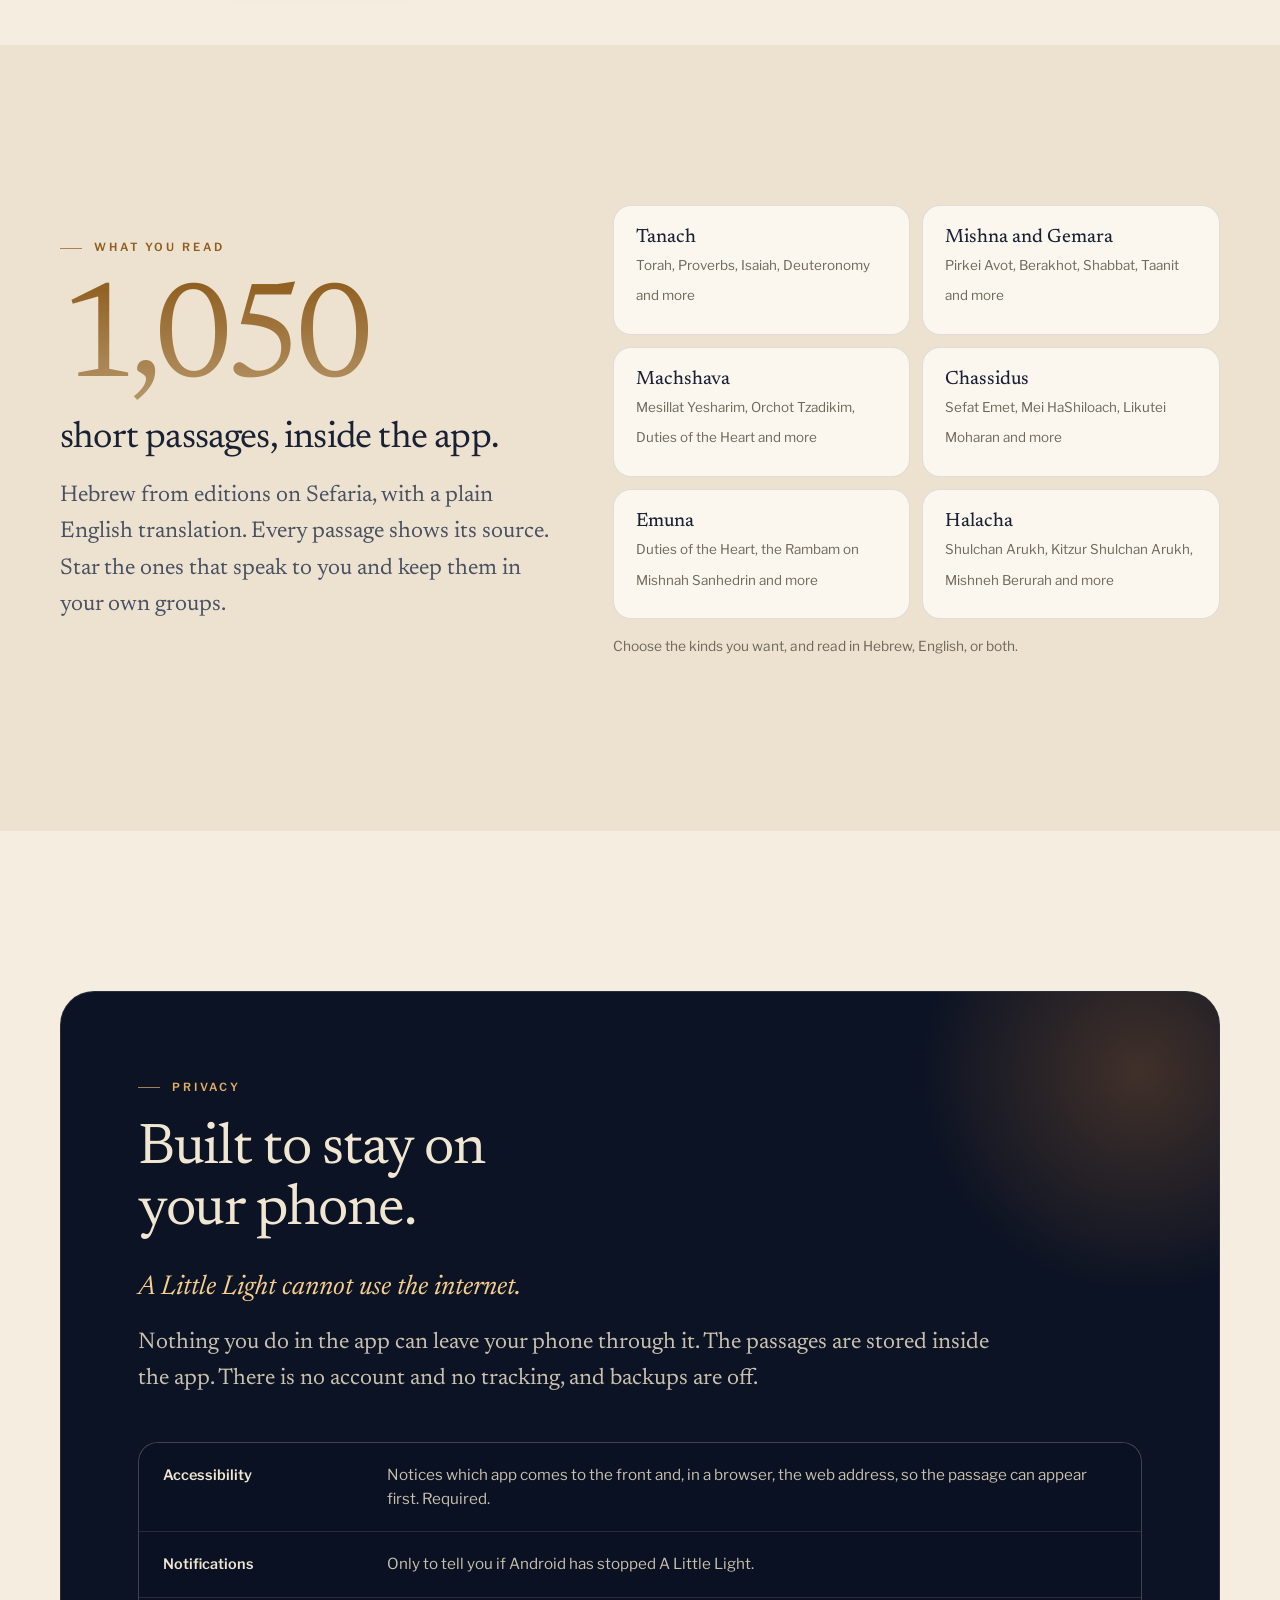
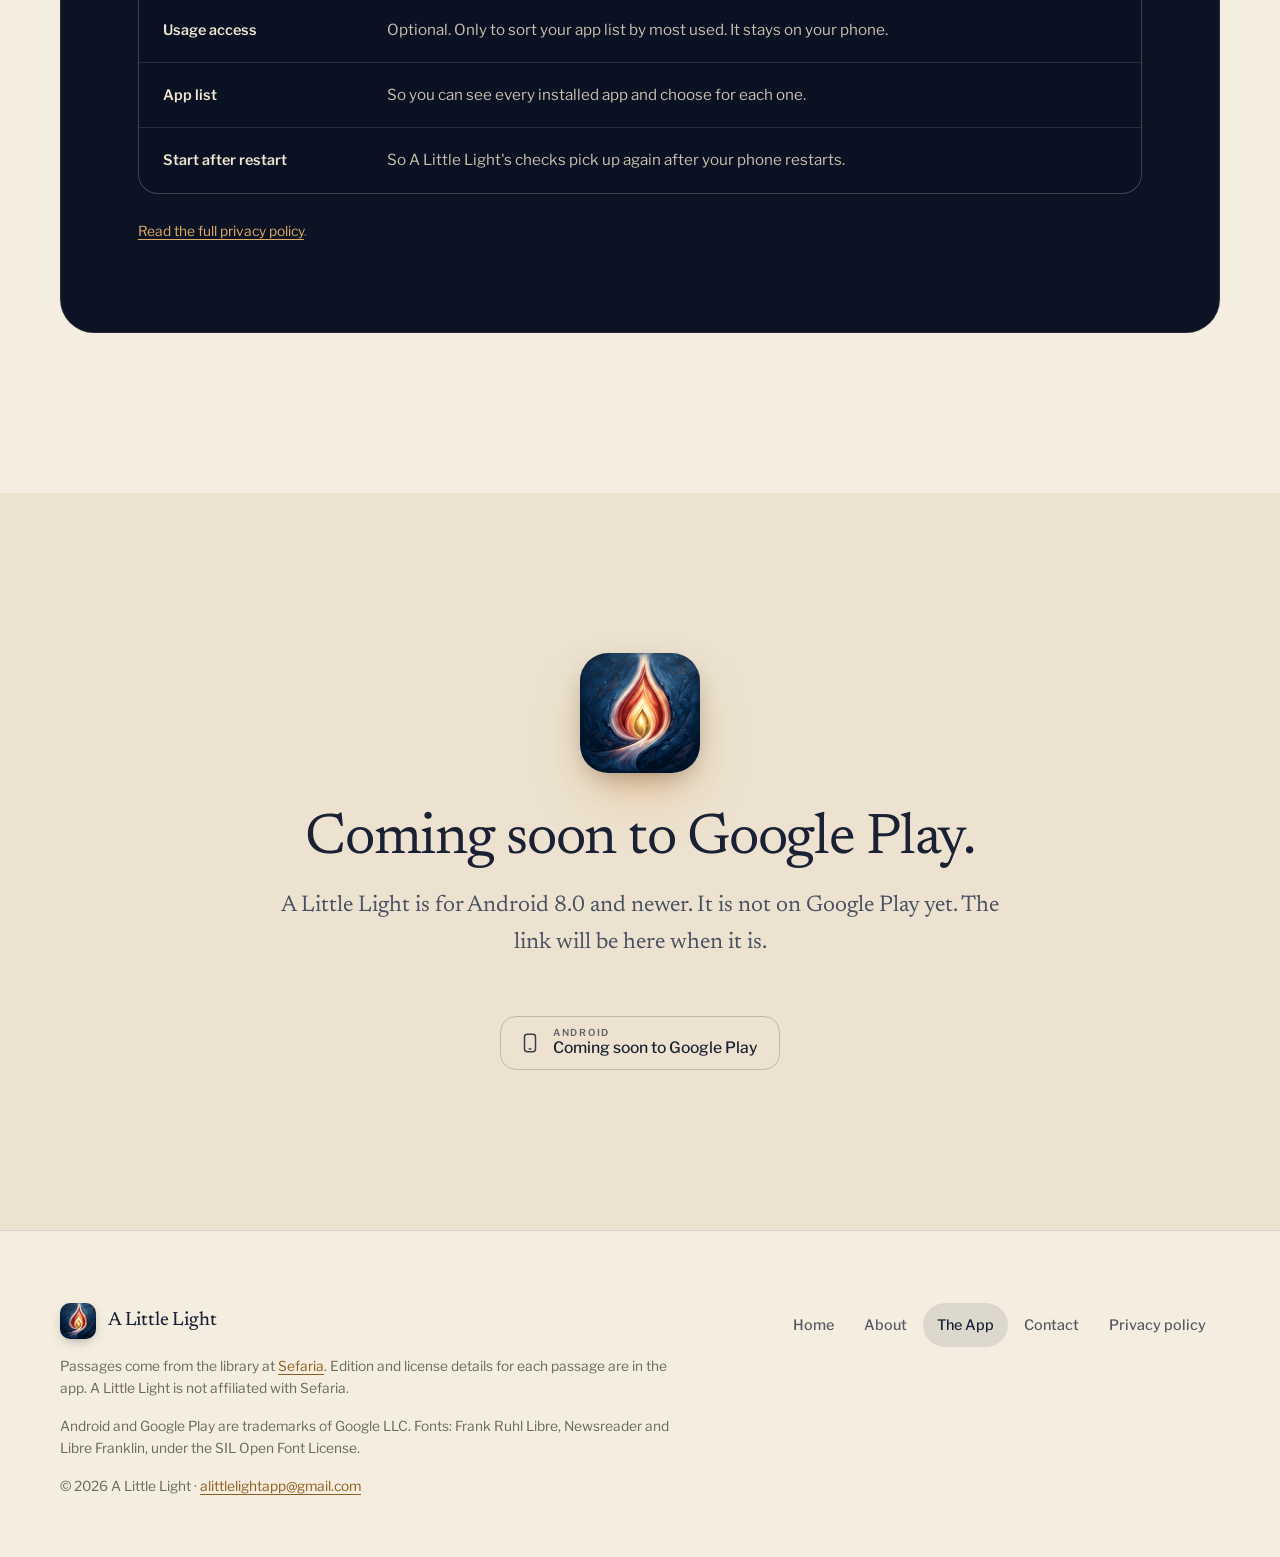
<file: preview/app.html>
<!doctype html>
<html lang="en">
<head>
<meta charset="utf-8">
<meta http-equiv="refresh" content="0;url=../app.html">
<link rel="canonical" href="../app.html">
<title>A Little Light</title>
</head>
<body>
<p>This preview is now the live site. <a href="../app.html">Continue to A Little Light</a>.</p>
</body>
</html>
</file>
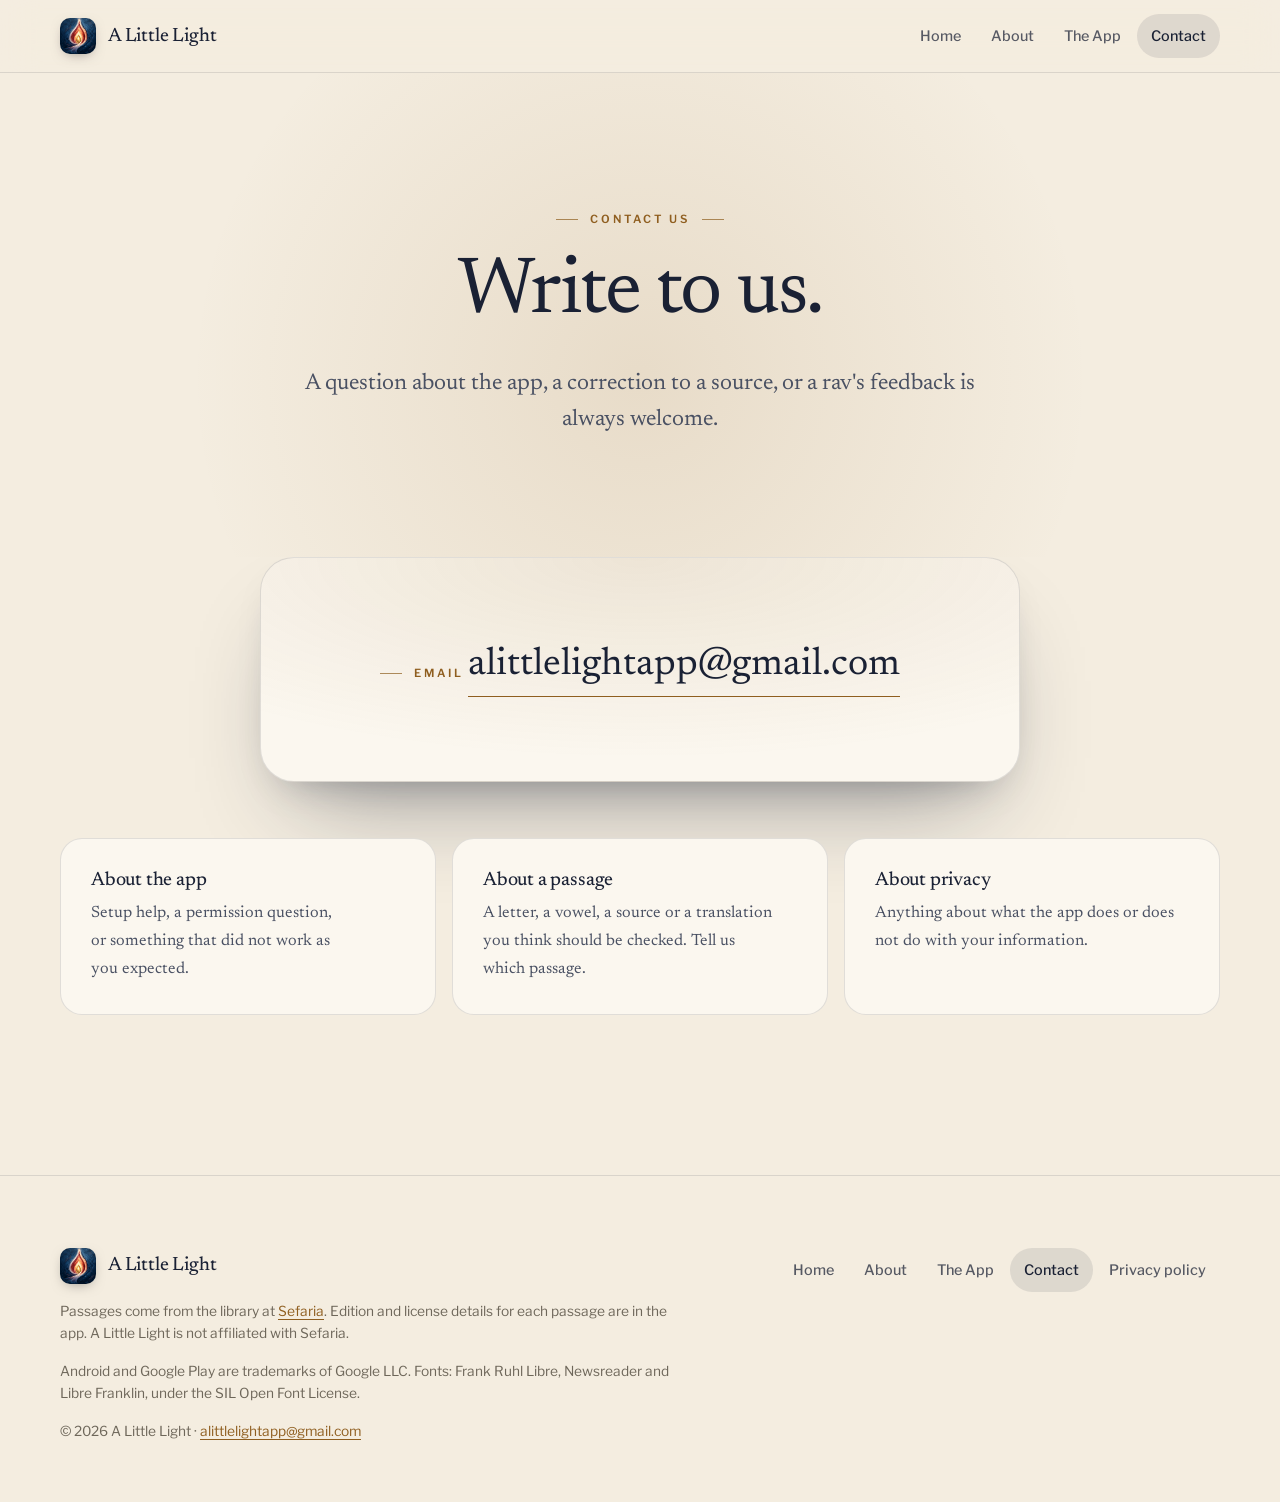
<file: preview/contact.html>
<!doctype html>
<html lang="en">
<head>
<meta charset="utf-8">
<meta http-equiv="refresh" content="0;url=../contact.html">
<link rel="canonical" href="../contact.html">
<title>A Little Light</title>
</head>
<body>
<p>This preview is now the live site. <a href="../contact.html">Continue to A Little Light</a>.</p>
</body>
</html>
</file>
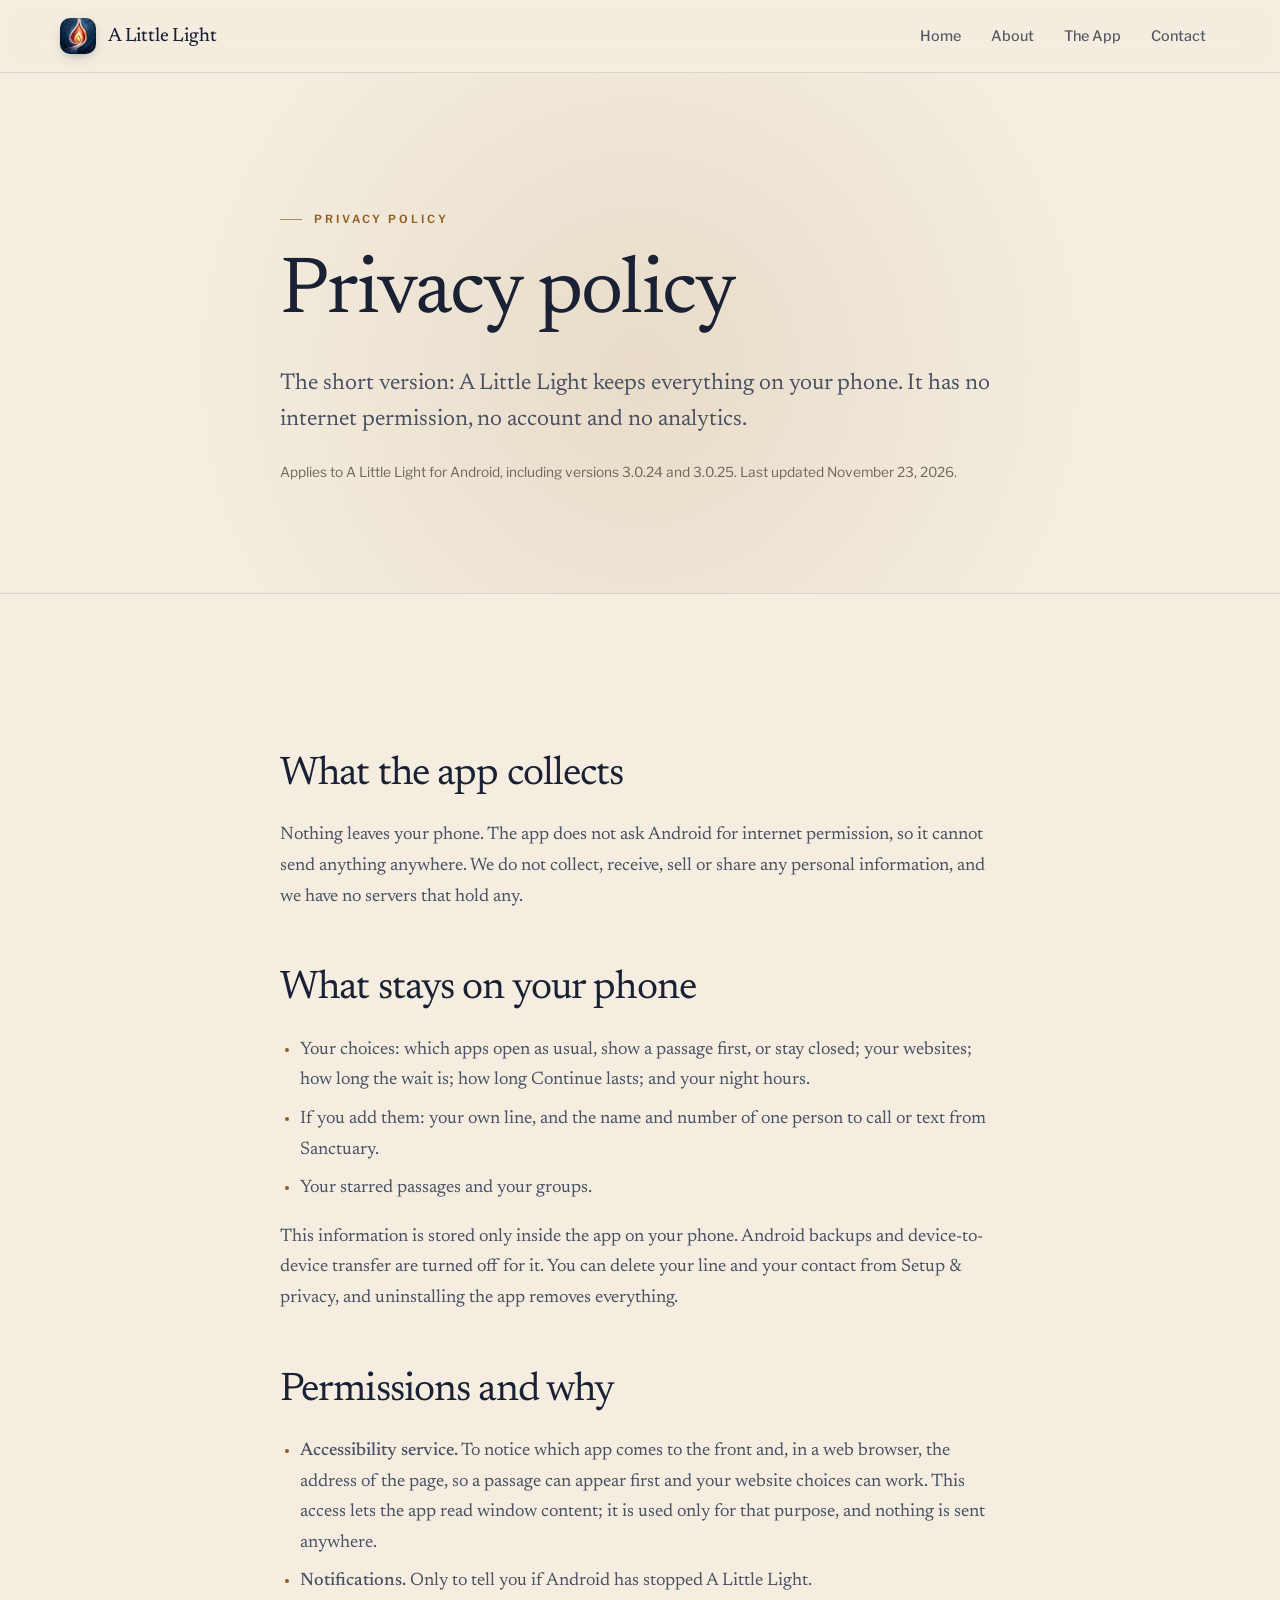
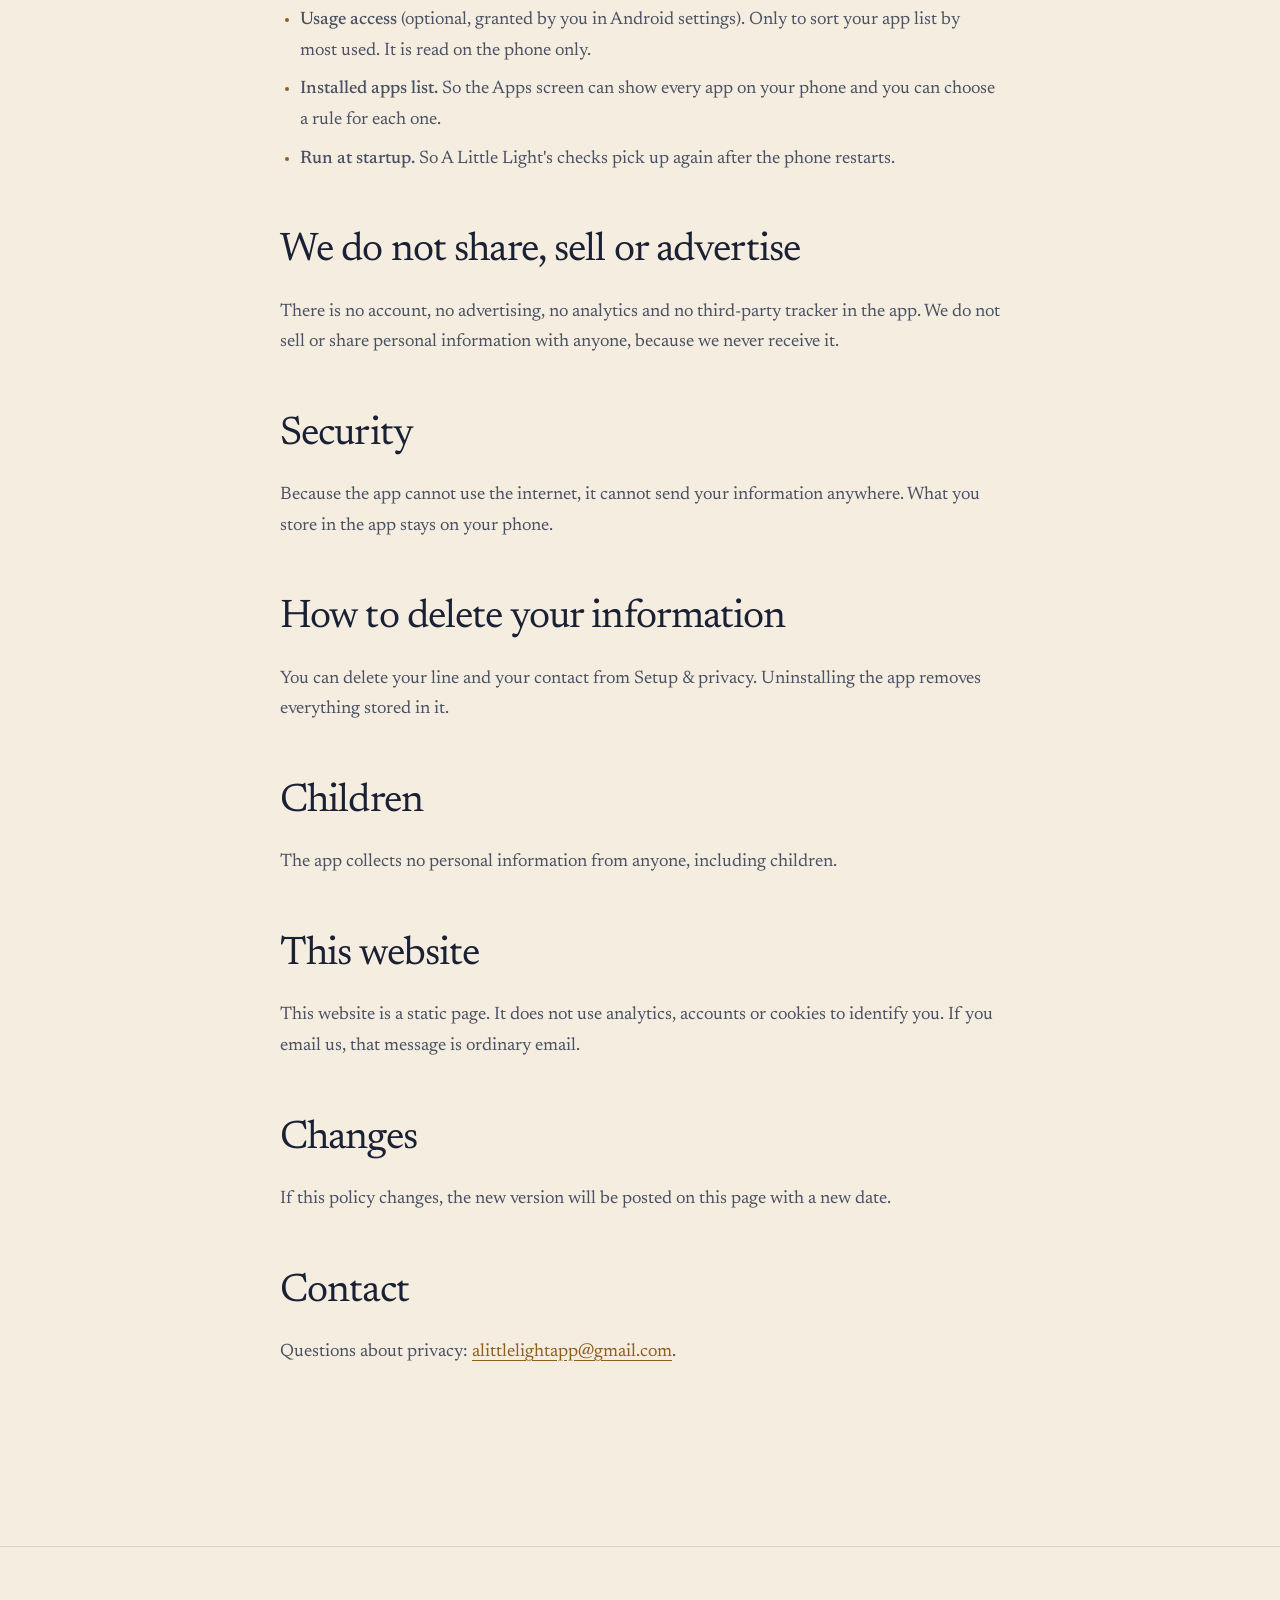
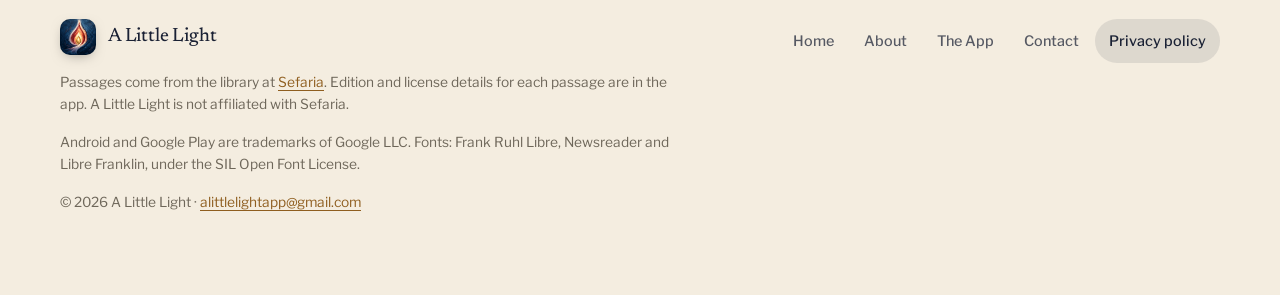
<file: preview/privacy.html>
<!doctype html>
<html lang="en">
<head>
<meta charset="utf-8">
<meta http-equiv="refresh" content="0;url=../privacy.html">
<link rel="canonical" href="../privacy.html">
<title>A Little Light</title>
</head>
<body>
<p>This preview is now the live site. <a href="../privacy.html">Continue to A Little Light</a>.</p>
</body>
</html>
</file>
<file: styles.css>
/* A Little Light: site styles. Warm paper and ink by day; warm ink on deep navy by night. */
@font-face{font-family:"Frank Ruhl Libre";src:url(fonts/frankruhl.woff2) format("woff2");font-weight:300 700;font-display:swap}
@font-face{font-family:"Newsreader";src:url(fonts/newsreader.woff2) format("woff2");font-weight:200 800;font-style:normal;font-display:swap}
@font-face{font-family:"Newsreader";src:url(fonts/newsreader-italic.woff2) format("woff2");font-weight:200 800;font-style:italic;font-display:swap}
@font-face{font-family:"Libre Franklin";src:url(fonts/librefranklin.woff2) format("woff2");font-weight:100 900;font-display:swap}

:root{
  color-scheme:light dark;
  --bg:#F4EDE0;--bg2:#ECE2CF;--card:#FBF7EF;--ink:#1A2134;--ink2:#4A5163;--muted:#6E675A;
  --line:rgba(26,33,52,.12);--line2:rgba(26,33,52,.2);--gold:#8F5E1F;--gold-soft:rgba(143,94,31,.12);
  --btn:#1A2134;--on-btn:#F7EEDD;
  --night:#070B16;--night2:#0C1324;--night3:#111A30;--n-ink:#F0E6D2;--n-ink2:#C9C0AE;--n-mute:#8E93A1;--n-line:rgba(240,230,210,.12);
  --amber:#E2AE63;--amber2:#F6CF8E;--ember:rgba(232,142,58,.55);
  --shadow:0 50px 100px -40px rgba(26,33,52,.45),0 18px 40px -24px rgba(26,33,52,.35);
  --serif:"Newsreader",Georgia,"Times New Roman",serif;--sans:"Libre Franklin",system-ui,-apple-system,"Segoe UI",Roboto,sans-serif;--he:"Frank Ruhl Libre","Times New Roman",serif;
  --ease:cubic-bezier(.2,.7,.2,1);
}
@media (prefers-color-scheme:dark){:root{
  --bg:#080C18;--bg2:#0C1222;--card:#10182B;--ink:#F0E6D2;--ink2:#C2BAA9;--muted:#9097A6;
  --line:rgba(240,230,210,.1);--line2:rgba(240,230,210,.18);--gold:#E2AE63;--gold-soft:rgba(226,174,99,.1);
  --btn:#E2AE63;--on-btn:#1A1005;
  --shadow:0 50px 100px -40px rgba(0,0,0,.9),0 18px 40px -24px rgba(0,0,0,.7);
}}

*{box-sizing:border-box}
html{-webkit-text-size-adjust:100%;scroll-behavior:smooth;overflow-x:clip}
body{overflow-x:clip}
body{margin:0;background:var(--bg);color:var(--ink);font:400 1.125rem/1.7 var(--serif);text-rendering:optimizeLegibility;-webkit-font-smoothing:antialiased;-moz-osx-font-smoothing:grayscale}
img{max-width:100%;display:block}
a{color:var(--gold);text-underline-offset:.22em;text-decoration-thickness:1px}
a:hover{text-decoration-thickness:2px}
:focus-visible{outline:2px solid var(--gold);outline-offset:4px;border-radius:8px}
::selection{background:rgba(226,174,99,.35)}
.skip{position:absolute;left:12px;top:-80px;background:var(--btn);color:var(--on-btn);padding:10px 16px;border-radius:10px;z-index:60;font:500 .95rem var(--sans)}
.skip:focus{top:52px}
.wrap{width:min(100% - 48px,1160px);margin-inline:auto}
.narrow{width:min(100% - 48px,720px);margin-inline:auto}
@media (max-width:520px){.wrap,.narrow{width:calc(100% - 40px)}}
h1,h2,h3{font-family:var(--serif);font-weight:400;line-height:1.06;margin:0;letter-spacing:-.022em;text-wrap:balance}
h1{font-size:clamp(2.75rem,7.6vw,6rem);font-weight:340}
h2{font-size:clamp(2.1rem,5vw,3.6rem);font-weight:340}
h3{font-size:1.4rem;font-weight:450;letter-spacing:-.01em;line-height:1.2}
p{margin:0 0 1em;text-wrap:pretty}
.eyebrow{display:inline-flex;align-items:center;gap:12px;font:600 .7rem/1 var(--sans);letter-spacing:.26em;text-transform:uppercase;color:var(--gold);margin:0 0 26px}
.eyebrow::before{content:"";width:22px;height:1px;background:currentColor;opacity:.7}
.center .eyebrow::after{content:"";width:22px;height:1px;background:currentColor;opacity:.7}
.lede{font-size:clamp(1.18rem,2.1vw,1.42rem);line-height:1.6;color:var(--ink2)}
.small{font:400 .86rem/1.6 var(--sans);color:var(--muted)}
.accent{font-style:italic;color:var(--gold)}
section{padding:104px 0;position:relative;overflow:hidden}
@media (min-width:900px){section{padding:160px 0}}
.band{background:var(--bg2)}
.rule{height:1px;background:var(--line);border:0;margin:0}
.center{text-align:center}
.center .lede{margin-inline:auto}


/* header */
header.top{position:sticky;top:0;z-index:40;background:color-mix(in srgb,var(--bg) 80%,transparent);backdrop-filter:saturate(1.3) blur(18px);-webkit-backdrop-filter:saturate(1.3) blur(18px);border-bottom:1px solid var(--line)}
header.top.on-night{background:color-mix(in srgb,var(--night) 78%,transparent);border-bottom-color:var(--n-line);color:var(--n-ink)}
.bar{display:flex;align-items:center;justify-content:space-between;height:72px;gap:16px}
.brand{display:flex;align-items:center;gap:12px;text-decoration:none;color:inherit;font:450 1.2rem var(--serif);letter-spacing:-.01em;white-space:nowrap}
.brand img{width:36px;height:36px;border-radius:10px;box-shadow:0 4px 14px -6px rgba(0,0,0,.5)}
nav ul{list-style:none;margin:0;padding:0;display:flex;gap:2px}
nav a{display:inline-flex;align-items:center;min-height:44px;padding:0 14px;border-radius:22px;color:inherit;opacity:.72;text-decoration:none;font:500 .9rem var(--sans);transition:opacity .2s,background .2s}
nav a:hover{opacity:1}
nav a[aria-current=page]{opacity:1;background:color-mix(in srgb,currentColor 10%,transparent)}
@media (max-width:640px){
  .bar{height:auto;flex-wrap:wrap;padding:12px 0 8px;gap:6px}
  header nav{width:100%}
  header nav ul{justify-content:space-between;margin:0 -10px}
  header nav a{font-size:.86rem;padding:0 10px;min-height:40px}
}

/* night register */
.night{background:var(--night);color:var(--n-ink);overflow:hidden;isolation:isolate}
.night .eyebrow{color:var(--amber)}
.night .lede{color:var(--n-ink2)}
.night .small{color:var(--n-mute)}
.night a{color:var(--amber)}
.night .accent{color:var(--amber)}

/* HERO */
.hero{padding:96px 0 150px;text-align:center}
.hero::before{content:"";position:absolute;inset:0;z-index:-2;
  background:radial-gradient(80% 60% at 50% -10%,#16213C 0%,transparent 65%),linear-gradient(180deg,#0A1020,#070B16 70%)}
.hero .he-name{font:400 1.5rem/1 var(--he);color:var(--amber);margin:0 0 30px;text-shadow:0 0 24px rgba(232,142,58,.45)}
.hero h1{max-width:15ch;margin:0 auto}
.hero h1 .accent{display:block;font-weight:300;background:linear-gradient(180deg,#F8D79C,#D9984A);-webkit-background-clip:text;background-clip:text;color:transparent;padding-bottom:.08em}
.hero .sub{max-width:34em;margin:32px auto 0;font-size:clamp(1.15rem,2.2vw,1.4rem);line-height:1.6;color:var(--n-ink2)}
.cta{display:flex;flex-wrap:wrap;gap:14px;justify-content:center;margin-top:44px}
.stage{position:relative;margin:84px auto 0;width:min(330px,74vw)}
.stage .halo{position:absolute;left:50%;top:46%;width:215%;aspect-ratio:1;transform:translate(-50%,-50%);background:radial-gradient(closest-side,rgba(232,142,58,.42),rgba(232,142,58,.14) 45%,transparent 72%);z-index:-1;pointer-events:none}
@media (prefers-reduced-motion:no-preference){.stage .halo{animation:breathe 7s ease-in-out infinite}@keyframes breathe{0%,100%{opacity:.75;transform:translate(-50%,-50%) scale(.96)}50%{opacity:1;transform:translate(-50%,-50%) scale(1.04)}}}

/* buttons */
.btn{display:inline-flex;align-items:center;justify-content:center;gap:10px;min-height:54px;padding:0 28px;border-radius:30px;font:500 1rem var(--sans);text-decoration:none;border:1px solid var(--line2);color:var(--ink);background:transparent;transition:transform .25s var(--ease),background .2s,border-color .2s,box-shadow .25s}
.btn:hover{border-color:currentColor;transform:translateY(-1px)}
.btn.solid{background:var(--btn);color:var(--on-btn);border-color:transparent;box-shadow:0 12px 30px -14px rgba(0,0,0,.5)}
.night .btn{border-color:rgba(240,230,210,.22);color:var(--n-ink)}
.night .btn.solid{background:linear-gradient(180deg,#EDBC72,#C98A3F);color:#1A1005;border-color:transparent;box-shadow:0 14px 40px -12px rgba(232,142,58,.6)}
.soon{display:inline-flex;align-items:center;gap:12px;min-height:54px;padding:8px 22px 8px 18px;border-radius:16px;border:1px solid color-mix(in srgb,currentColor 22%,transparent);font:500 .98rem/1.2 var(--sans);text-align:left}
.soon svg{width:22px;height:22px;flex:none;opacity:.85}
.soon span{display:flex;flex-direction:column}
.soon small{font:600 .6rem/1.3 var(--sans);letter-spacing:.18em;text-transform:uppercase;opacity:.65}

/* device: Android phone with punch-hole camera */
.device{position:relative;border-radius:50px;padding:10px;background:linear-gradient(150deg,#3A4258 0%,#1A2031 35%,#0E1220 100%);box-shadow:var(--shadow),inset 0 0 0 1.5px rgba(255,255,255,.1),inset 0 0 0 4px rgba(0,0,0,.5)}
.device::before{content:"";position:absolute;right:-3px;top:22%;width:3px;height:12%;border-radius:0 3px 3px 0;background:#2A3146}
.device::after{content:"";position:absolute;right:-3px;top:38%;width:3px;height:6%;border-radius:0 3px 3px 0;background:#2A3146}
.device .screen{position:relative;border-radius:41px;overflow:hidden;background:#000;padding-top:30px}
.device .screen::before{content:"";position:absolute;top:10px;left:50%;width:11px;height:11px;margin-left:-5.5px;border-radius:50%;background:#05070D;box-shadow:inset 0 0 0 2px #131A2A;z-index:2}
.device .screen::after{content:"";position:absolute;inset:0;background:linear-gradient(115deg,rgba(255,255,255,.07) 0%,transparent 28%);pointer-events:none}
.device img{width:100%;height:auto;aspect-ratio:780/1688;object-fit:cover;object-position:top}
.device.light .screen,.device.auto .screen{background:#F2EBDD}
@media (prefers-color-scheme:dark){.device.auto .screen{background:#0A0F1B}}
.device.sanct .screen{background:#0D1424}
.device.dark .screen{background:#0A0F1B}
.device.sm{border-radius:38px;padding:8px}.device.sm .screen{border-radius:31px}
.device.sm .screen{padding-top:24px}.device.sm .screen::before{top:9px;width:9px;height:9px;margin-left:-4.5px}

/* PROBLEM / ANSWER */
.pa{display:grid;gap:28px}
@media (min-width:900px){.pa{grid-template-columns:1fr 1fr;gap:32px}}
.pa article{border-radius:30px;padding:clamp(34px,5vw,60px);border:1px solid var(--line)}
.pa .problem{background:var(--card)}
.pa .answer{background:var(--night2);color:var(--n-ink);border-color:var(--n-line);position:relative;overflow:hidden}
.pa .answer::before{content:"";position:absolute;right:-30%;top:-40%;width:90%;aspect-ratio:1;background:radial-gradient(closest-side,rgba(232,142,58,.28),transparent);pointer-events:none}
.pa .answer .eyebrow{color:var(--amber)}
.pa h2{font-size:clamp(1.9rem,3.6vw,2.7rem);margin-bottom:22px}
.pa p{color:var(--ink2);font-size:1.12rem}
.pa .answer p{color:var(--n-ink2)}
.pa .answer em{color:var(--amber2);font-style:italic}

/* THE PASSAGE */
.passage{padding:120px 0 130px}
@media (min-width:900px){.passage{padding:180px 0}}
.passage::before{content:"";position:absolute;inset:0;z-index:-1;background:radial-gradient(50% 40% at 50% 38%,rgba(232,142,58,.16),transparent 70%),linear-gradient(180deg,#070B16,#0B1222 50%,#070B16)}
.passage .head{text-align:center;max-width:40em;margin:0 auto 64px}
.passage .head h2{margin-bottom:22px}
.niche{position:relative;max-width:860px;margin:0 auto;padding:clamp(70px,9vw,110px) clamp(24px,6vw,84px) clamp(48px,6vw,72px);border-radius:430px 430px 34px 34px;background:linear-gradient(180deg,rgba(226,174,99,.09),rgba(226,174,99,.02) 45%,transparent);border:1px solid rgba(226,174,99,.24);box-shadow:inset 0 1px 0 rgba(255,255,255,.04),0 60px 120px -60px rgba(232,142,58,.35)}
@media (max-width:640px){.niche{border-radius:220px 220px 26px 26px}}
.niche .flame{width:30px;height:auto;margin:0 auto 38px;filter:drop-shadow(0 0 18px rgba(232,142,58,.7))}
.niche .he{font-family:var(--he);direction:rtl;text-align:center;font-size:clamp(1.3rem,2.6vw,1.75rem);line-height:2;color:rgba(240,230,210,.62);margin:0}
mark.lit{background:none;color:#FFE2A8;font-weight:500;text-shadow:0 0 18px rgba(255,170,70,.85),0 0 42px rgba(232,142,58,.55);padding:0 .08em;border-radius:6px;box-shadow:0 0 0 1px rgba(255,200,120,.0);background-image:radial-gradient(closest-side,rgba(232,142,58,.28),transparent)}
.lit-soft{color:#F3D9A8}
.niche .rule{width:56px;height:1px;background:rgba(226,174,99,.5);margin:38px auto}
.niche .en{font:italic 400 clamp(1.02rem,1.7vw,1.15rem)/1.75 var(--serif);color:rgba(240,230,210,.6);margin:0;text-align:left}
.niche .en mark{background:none;color:#FFE2A8;text-shadow:0 0 16px rgba(255,170,70,.6)}
.niche .en .soft{color:#F3D9A8}
.niche .src{margin-top:40px;text-align:center;font:600 .68rem/1.6 var(--sans);letter-spacing:.22em;text-transform:uppercase;color:var(--amber)}
.niche .credit{margin-top:10px;text-align:center;font:400 .78rem/1.6 var(--sans);color:var(--n-mute)}
.passage .tie{max-width:34em;margin:64px auto 0;text-align:center;font:italic 350 clamp(1.4rem,3vw,2rem)/1.45 var(--serif);color:var(--n-ink)}
.passage .tie b{font-weight:400;color:var(--amber2)}

/* steps */
.split{display:grid;gap:72px;align-items:center}
@media (min-width:900px){.split{grid-template-columns:1.15fr .85fr;gap:110px}}
.steps{list-style:none;margin:46px 0 0;padding:0;counter-reset:s}
.steps li{counter-increment:s;display:grid;grid-template-columns:64px 1fr;padding:30px 0;border-top:1px solid var(--line)}
.steps li:last-child{border-bottom:1px solid var(--line)}
.steps li::before{content:"0" counter(s);font:500 .8rem/2.4 var(--sans);letter-spacing:.14em;color:var(--gold)}
.steps h3{margin-bottom:8px}
.steps p{margin:0;color:var(--ink2)}
.phone-col{width:min(320px,76vw);margin-inline:auto;position:relative}
.phone-col::before{content:"";position:absolute;inset:10% -30% 0;background:radial-gradient(closest-side,var(--gold-soft),transparent);z-index:-1}

/* trio */
.trio{display:grid;gap:18px;margin-top:72px;text-align:left}
@media (min-width:860px){.trio{grid-template-columns:repeat(3,1fr);gap:22px}}
.trio > div{background:var(--card);border:1px solid var(--line);border-radius:24px;padding:36px 32px;transition:transform .35s var(--ease),box-shadow .35s}
.trio > div:hover{transform:translateY(-3px);box-shadow:0 24px 50px -30px rgba(0,0,0,.4)}
.trio .ic{width:42px;height:42px;border-radius:12px;display:grid;place-items:center;background:var(--gold-soft);color:var(--gold);margin-bottom:22px}
.trio .ic svg{width:20px;height:20px}
.trio h3{font-size:1.3rem;margin-bottom:10px}
.trio p{margin:0;color:var(--ink2);font-size:1.04rem}

/* closing CTA */
.closing{text-align:center}
.closing h2{max-width:16ch;margin:0 auto}
.closing .lede{max-width:32em;margin:24px auto 0}

/* inner page heads */
.pagehead{padding:128px 0 96px;overflow:hidden}
.pagehead::before{content:"";position:absolute;left:50%;top:-30%;width:min(900px,150vw);aspect-ratio:1;transform:translateX(-50%);background:radial-gradient(closest-side,var(--gold-soft),transparent);z-index:-1}
.pagehead{isolation:isolate}
.pagehead h1{font-size:clamp(2.6rem,6.8vw,5rem);max-width:16ch}
.pagehead .lede{max-width:34em;margin-top:30px}
.pagehead.center h1{margin-inline:auto}

/* prose */
.prose h2{font-size:clamp(1.8rem,3.6vw,2.5rem);margin:0 0 24px}
.prose p,.prose li{color:var(--ink2)}
.prose ul{padding-left:1.1em;margin:0 0 1em}
.prose li{margin:.45em 0}
.prose li::marker{color:var(--gold)}
.values{display:grid;gap:18px;margin-top:8px}
@media (min-width:760px){.values{grid-template-columns:1fr 1fr}}
.values div{border:1px solid var(--line);border-radius:22px;padding:30px 28px;background:var(--card)}
.values h3{font-size:1.25rem;margin-bottom:8px}
.values p{margin:0;font-size:1.04rem;color:var(--ink2)}

/* app features */
.feature{display:grid;gap:56px;align-items:center}
.feature + .feature{margin-top:140px}
@media (min-width:900px){.feature{grid-template-columns:1fr 1fr;gap:120px}.feature.rev .shot{order:2}}
.feature .shot{width:min(310px,74vw);margin-inline:auto;position:relative}
.feature .shot::before{content:"";position:absolute;inset:6% -35% -6%;background:radial-gradient(closest-side,var(--gold-soft),transparent);z-index:-1}
.feature h2{font-size:clamp(2rem,3.8vw,2.9rem);margin-bottom:22px}
.feature p{color:var(--ink2);font-size:1.15rem}
.ticks{list-style:none;padding:0;margin:26px 0 0}
.ticks li{position:relative;padding:13px 0 13px 30px;border-top:1px solid var(--line);font-size:1.04rem;color:var(--ink2)}
.ticks li::before{content:"";position:absolute;left:4px;top:1.32em;width:8px;height:8px;border-radius:50%;background:radial-gradient(circle at 40% 40%,#F6CF8E,#C27A2E);box-shadow:0 0 10px rgba(232,142,58,.6)}
.feature .shot.pair-wrap{width:min(520px,92vw)}
.pair{display:flex;gap:18px;justify-content:center;align-items:flex-start}
.pair .device{width:min(240px,44vw)}
.pair .device:last-child{margin-top:56px}

.library{display:grid;gap:56px}
@media (min-width:900px){.library{grid-template-columns:.9fr 1.1fr;align-items:center}}
.count{margin:0;font:250 clamp(5rem,13vw,8.5rem)/.95 var(--serif);letter-spacing:-.05em;background:linear-gradient(180deg,var(--gold),color-mix(in srgb,var(--gold) 55%,transparent));-webkit-background-clip:text;background-clip:text;color:transparent}
.fams{display:grid;grid-template-columns:1fr 1fr;gap:12px}
.fams div{background:var(--card);border:1px solid var(--line);border-radius:18px;padding:22px}
.fams b{display:block;font:450 1.2rem var(--serif);margin-bottom:4px}
.fams span{font:400 .84rem/1.5 var(--sans);color:var(--muted)}
@media (max-width:520px){.fams{grid-template-columns:1fr}}

.plate{background:var(--night2);color:var(--n-ink);border-radius:34px;padding:clamp(36px,6vw,80px);position:relative;overflow:hidden;border:1px solid var(--n-line)}
.plate::before{content:"";position:absolute;right:-140px;top:-140px;width:440px;height:440px;background:radial-gradient(closest-side,rgba(232,142,58,.24),transparent);pointer-events:none}
.plate .eyebrow{color:var(--amber)}
.plate h2{max-width:14ch}
.plate .lede{color:var(--n-ink2)}
.plate .none{margin:28px 0 18px;font:italic 400 clamp(1.3rem,2.6vw,1.7rem)/1.4 var(--serif);color:var(--amber2)}
.perms{display:grid;gap:1px;background:var(--n-line);border-radius:20px;overflow:hidden;margin-top:44px;border:1px solid var(--n-line)}
.perms div{background:#0A1122;padding:20px 24px;display:grid;gap:4px}
@media (min-width:760px){.perms div{grid-template-columns:200px 1fr;gap:24px;align-items:baseline}}
.perms b{font:600 .9rem var(--sans);color:var(--n-ink)}
.perms span{font:400 .95rem/1.6 var(--sans);color:var(--n-ink2)}
.plate a{color:var(--amber)}

.dl{text-align:center}
.dl img.icon{width:120px;height:120px;border-radius:28px;margin:0 auto 36px;box-shadow:0 30px 60px -24px rgba(232,142,58,.55),0 10px 30px -12px rgba(0,0,0,.5)}
.dl .soon{margin-top:32px}

/* contact */
.mailcard{margin:0 auto;max-width:760px;text-align:center;padding:76px 32px;border-radius:34px;border:1px solid var(--line);background:radial-gradient(80% 90% at 50% 0%,var(--gold-soft),transparent),var(--card);box-shadow:var(--shadow)}
.mailcard .addr{display:inline-block;margin-top:8px;font:400 clamp(1.35rem,4.6vw,2.4rem)/1.2 var(--serif);color:var(--ink);text-decoration:none;border-bottom:1px solid var(--gold);padding-bottom:8px;word-break:break-word}
.mailcard .addr:hover{color:var(--gold)}
.topics{display:grid;gap:16px;margin-top:56px}
.topics div{background:var(--card);border:1px solid var(--line);border-radius:22px;padding:30px 30px}
.topics h3{font-size:1.2rem;margin-bottom:8px}
.topics p{margin:0;color:var(--ink2);font-size:1.02rem}
@media (min-width:760px){.topics{grid-template-columns:repeat(3,1fr)}}

/* footer */
footer{border-top:1px solid var(--line);padding:72px 0 60px;background:var(--bg)}
.foot{display:grid;gap:34px}
@media (min-width:800px){.foot{grid-template-columns:1.3fr 1fr;align-items:start}}
.foot .brand{color:var(--ink)}
.foot nav ul{flex-wrap:wrap;margin-left:-14px}
@media (min-width:800px){.foot nav ul{justify-content:flex-end;margin-left:0}}
.foot .small{margin:16px 0 0;max-width:46em}

/* entrance motion, CSS only */
@media (prefers-reduced-motion:no-preference){
  .rise{animation:rise 1.2s var(--ease) both}
  .rise.d1{animation-delay:.1s}.rise.d2{animation-delay:.22s}.rise.d3{animation-delay:.36s}.rise.d4{animation-delay:.5s}
  @keyframes rise{from{opacity:0;transform:translateY(20px)}to{opacity:1;transform:none}}
}
@media (prefers-reduced-motion:reduce){html{scroll-behavior:auto}}

/* name source, without a licensed quotation */
.passage .head .flame{margin:4px auto 32px;width:72px;height:auto;filter:drop-shadow(0 0 28px rgba(232,142,58,.75))}
.passage .head h2{max-width:18ch;margin-inline:auto}
.passage .head .lede{max-width:34em;margin:28px auto 0;color:var(--n-ink2)}
.passage .src{margin-top:40px;text-align:center;font:600 .68rem/1.6 var(--sans);letter-spacing:.22em;text-transform:uppercase;color:var(--amber)}
.passage .credit{margin-top:10px;text-align:center;font:400 .78rem/1.6 var(--sans);color:var(--n-mute)}
.passage .credit a{color:var(--amber)}
</file>
